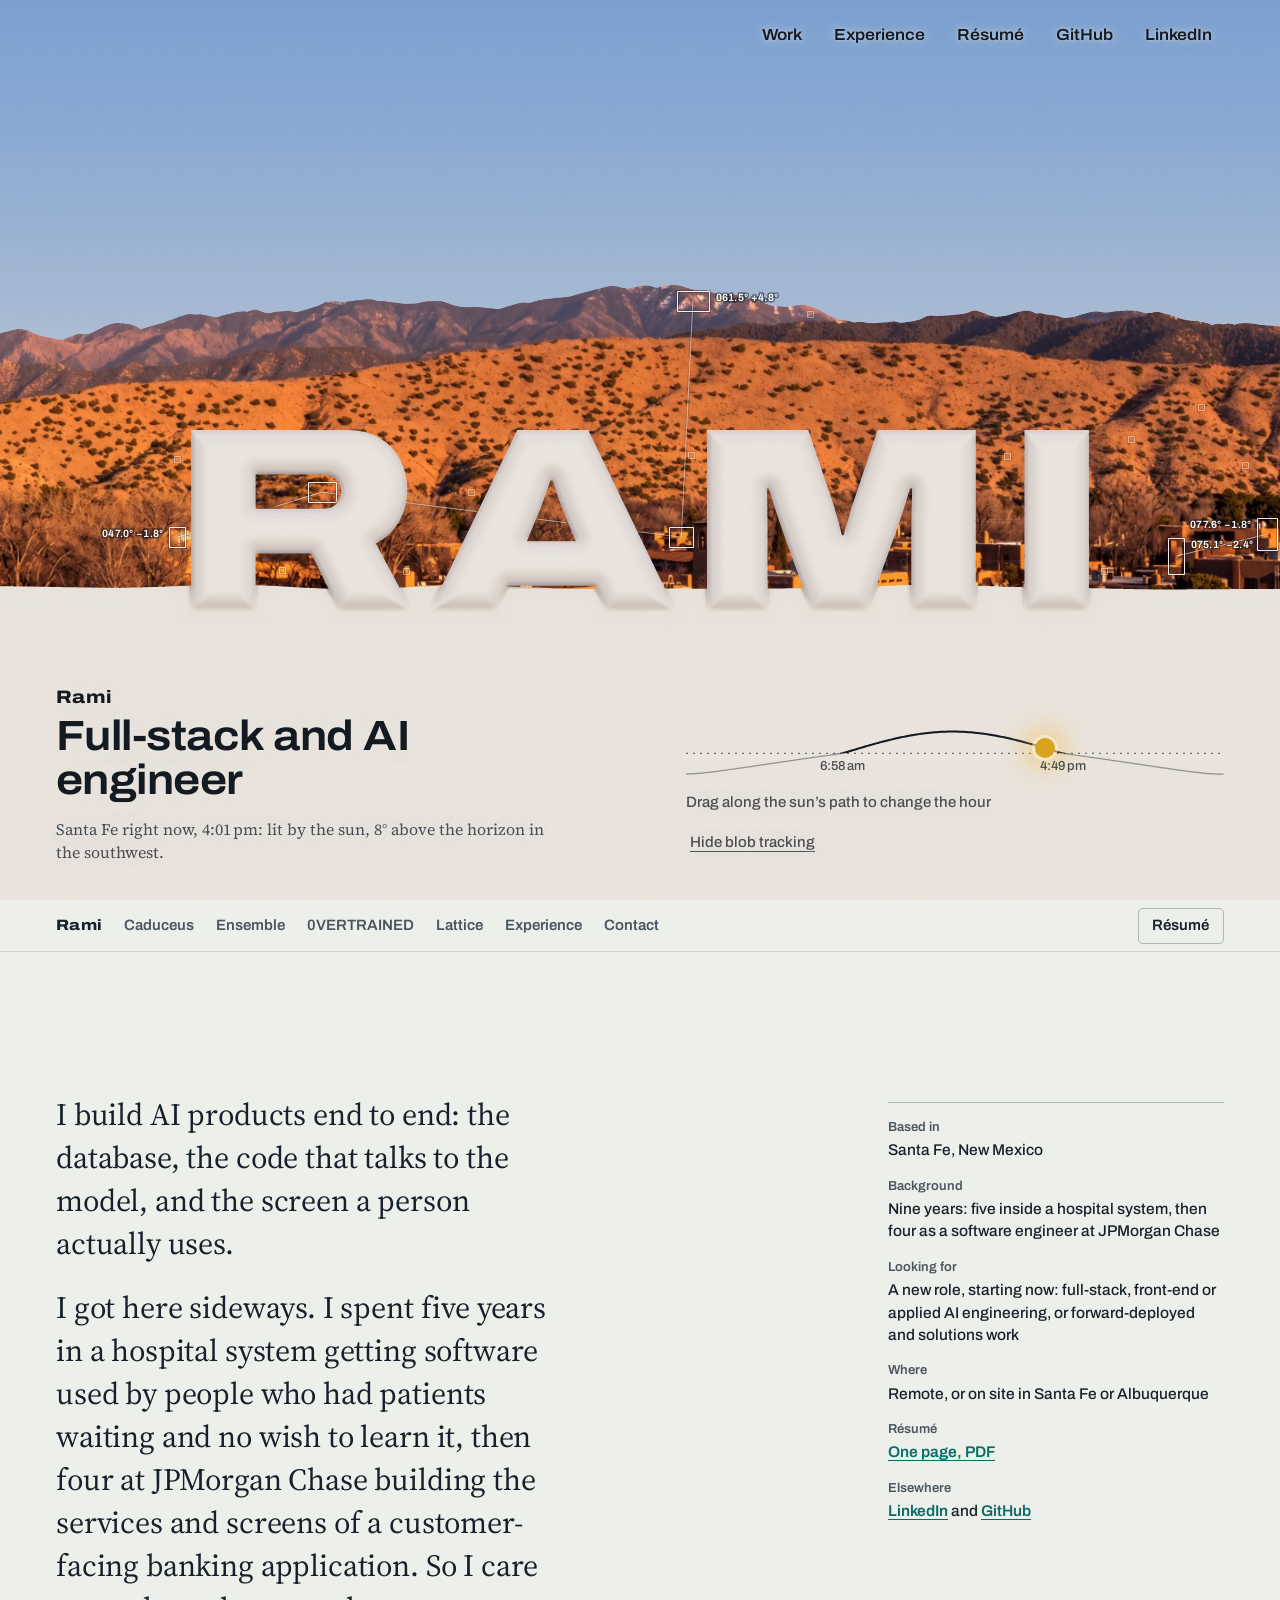
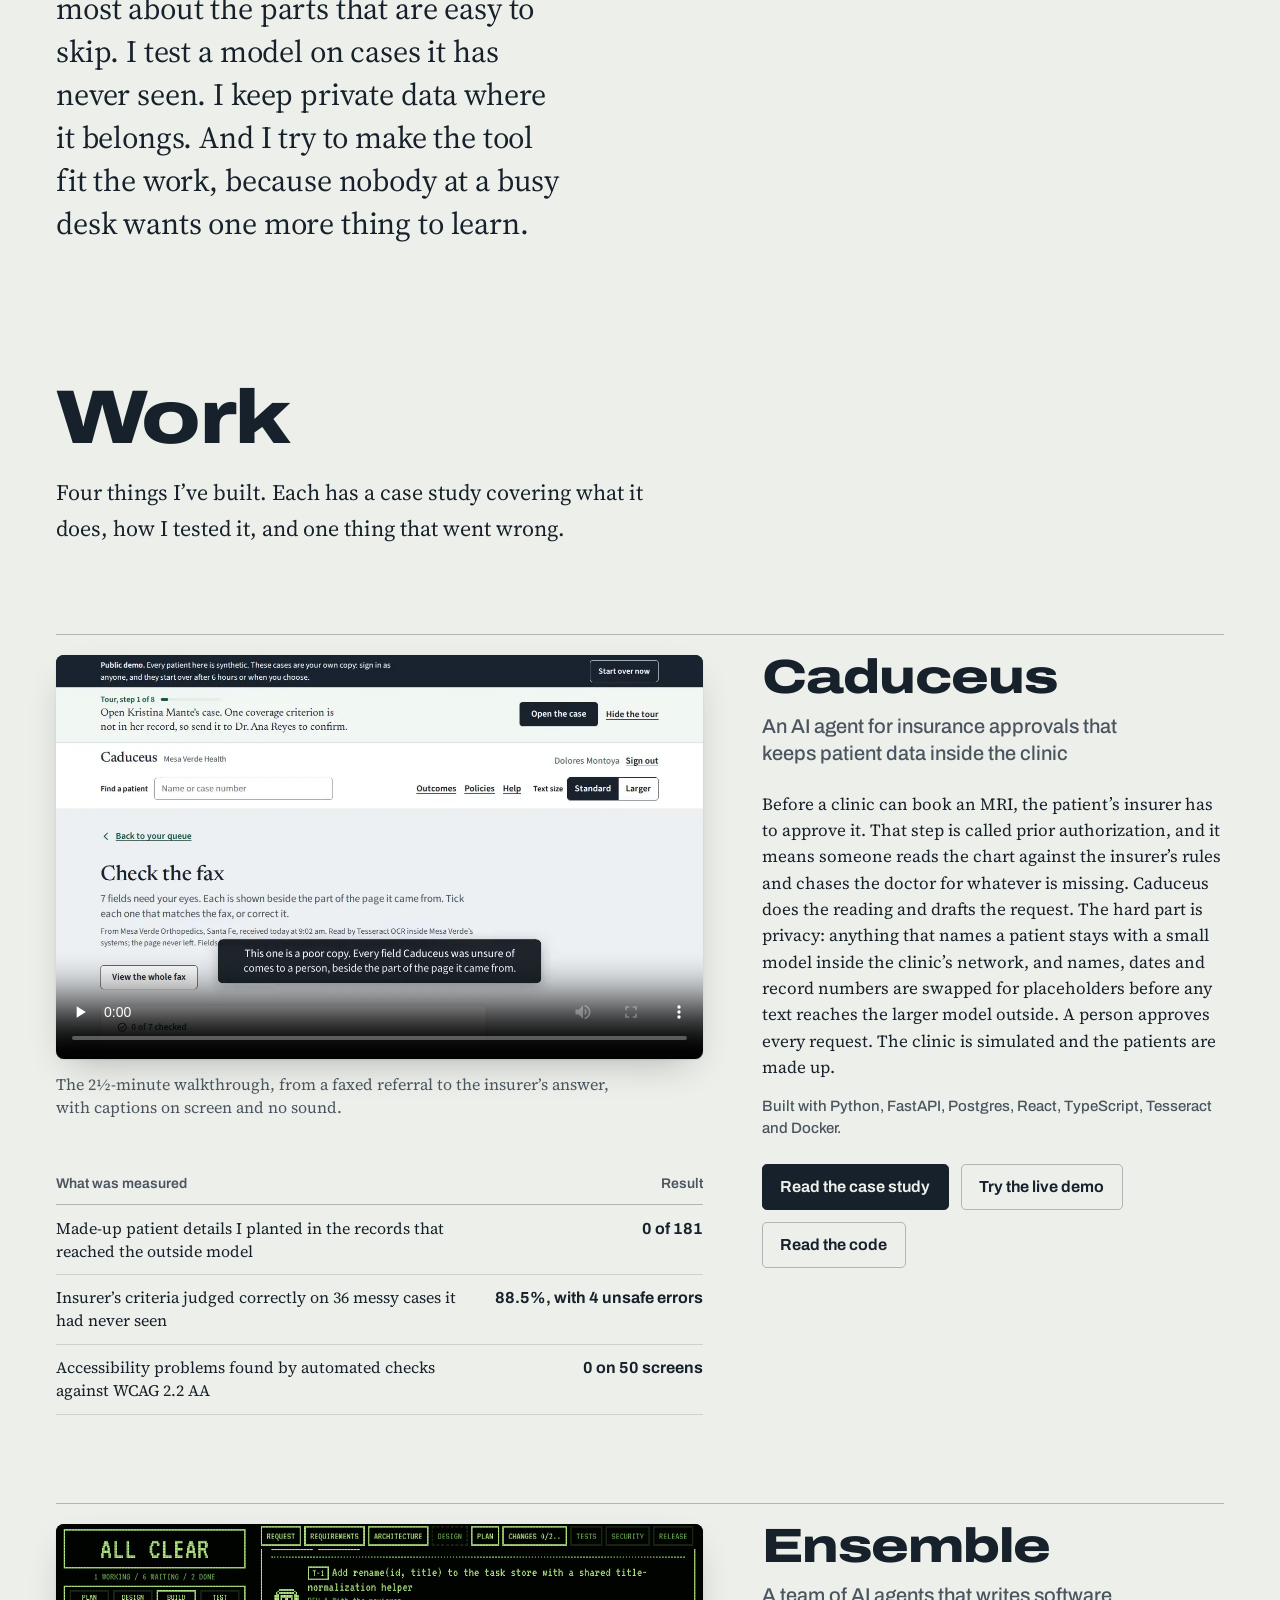
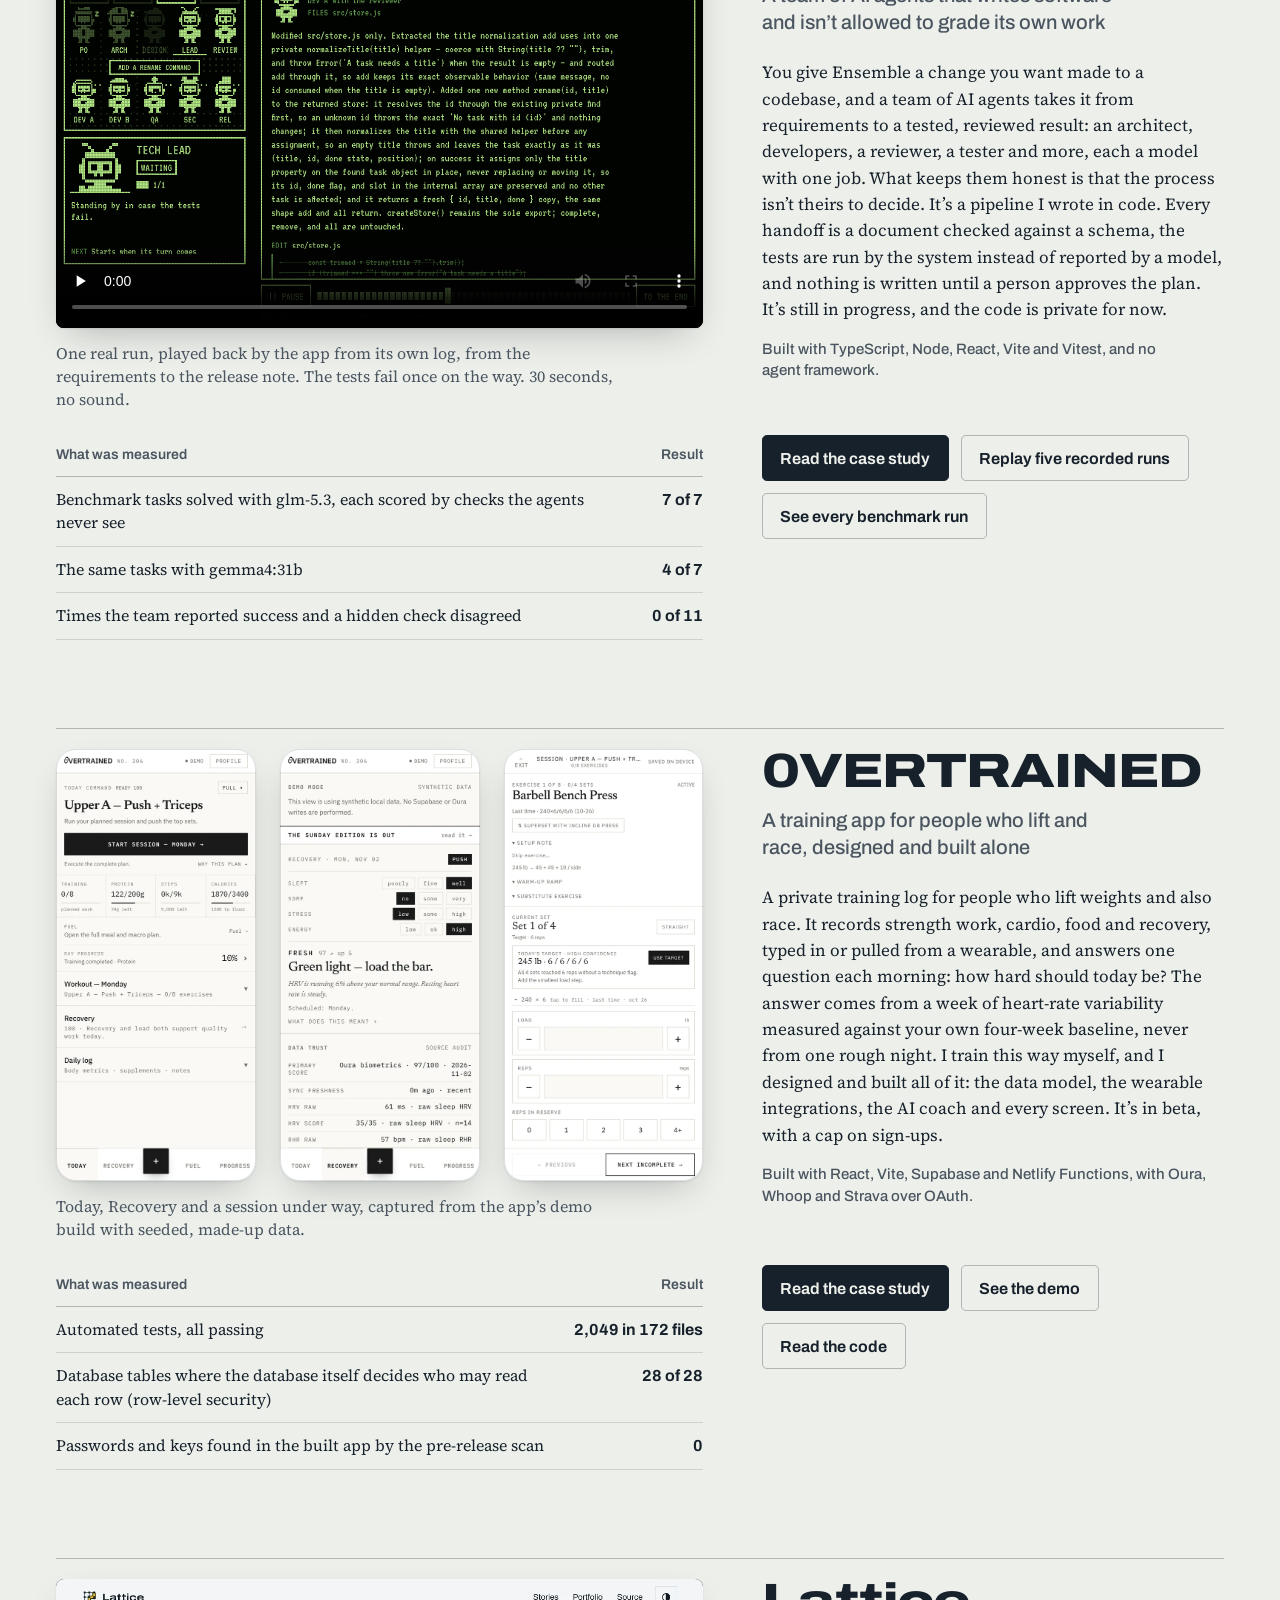
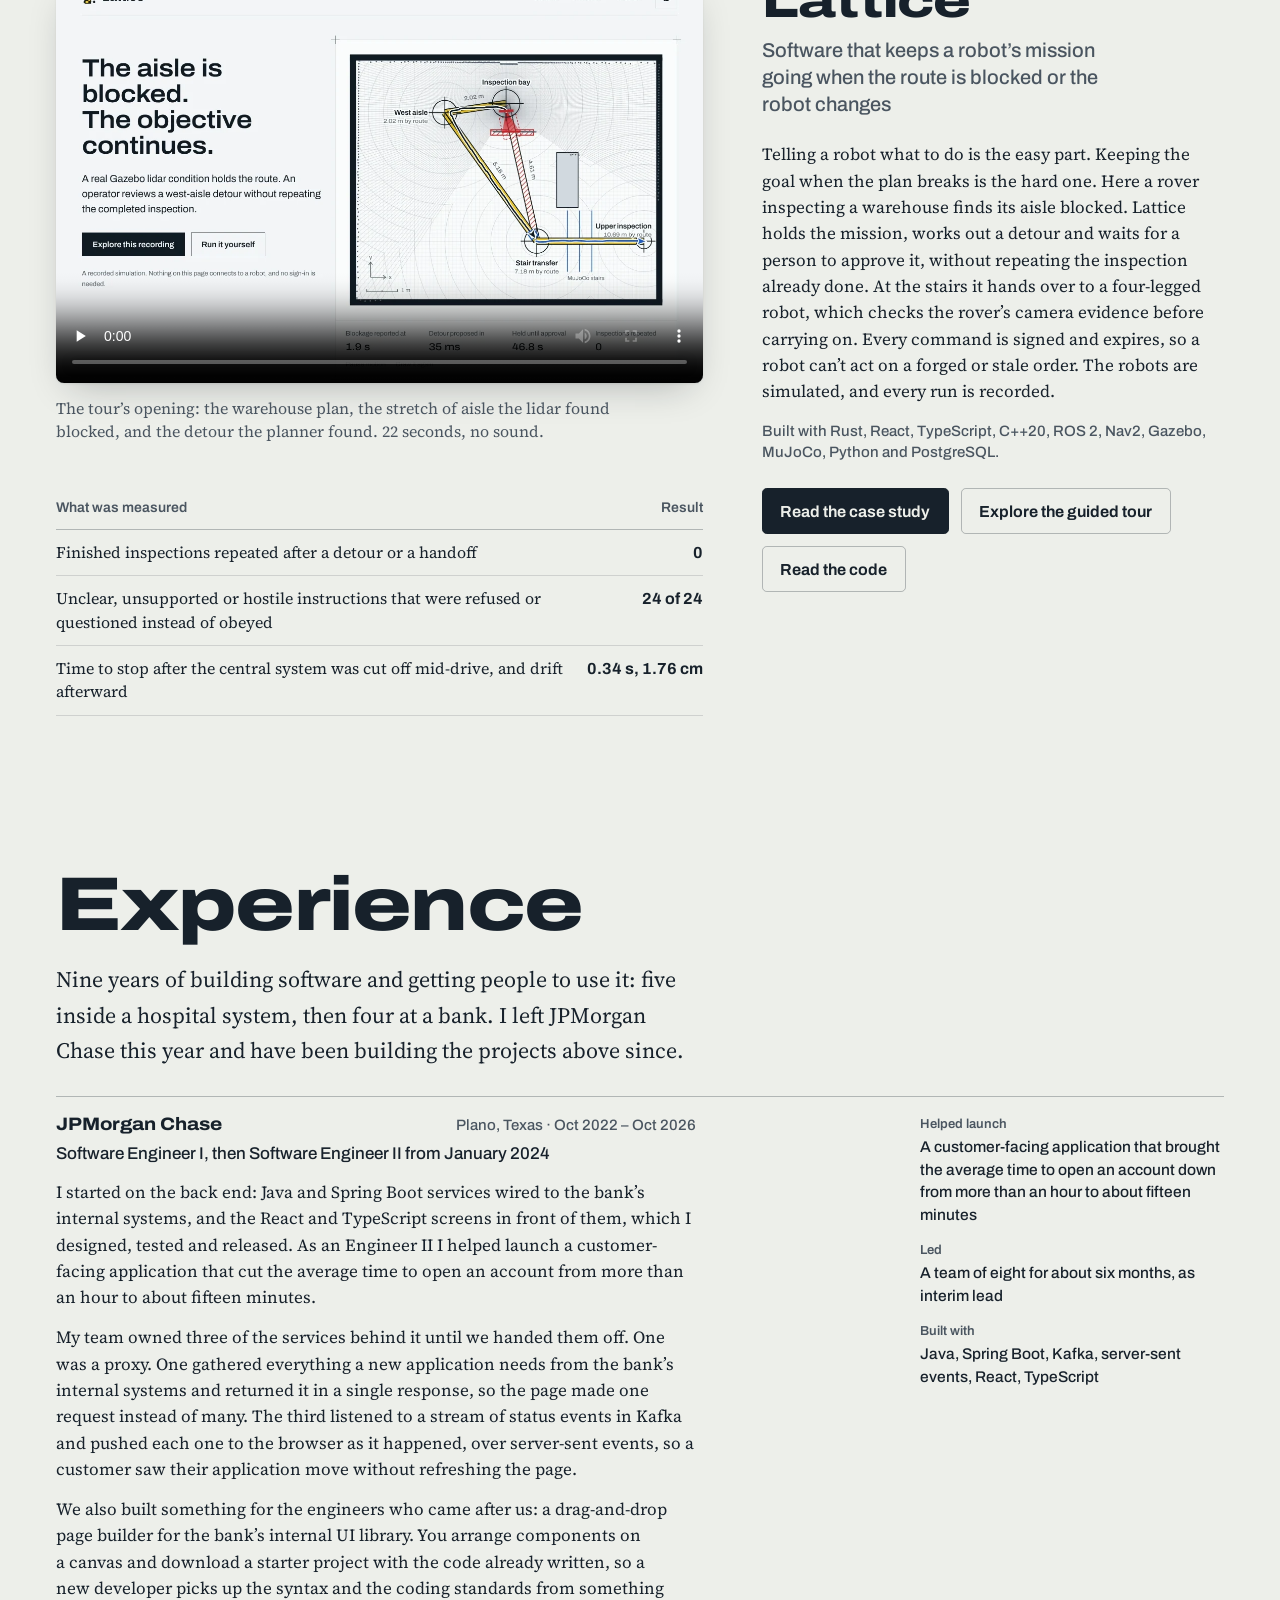
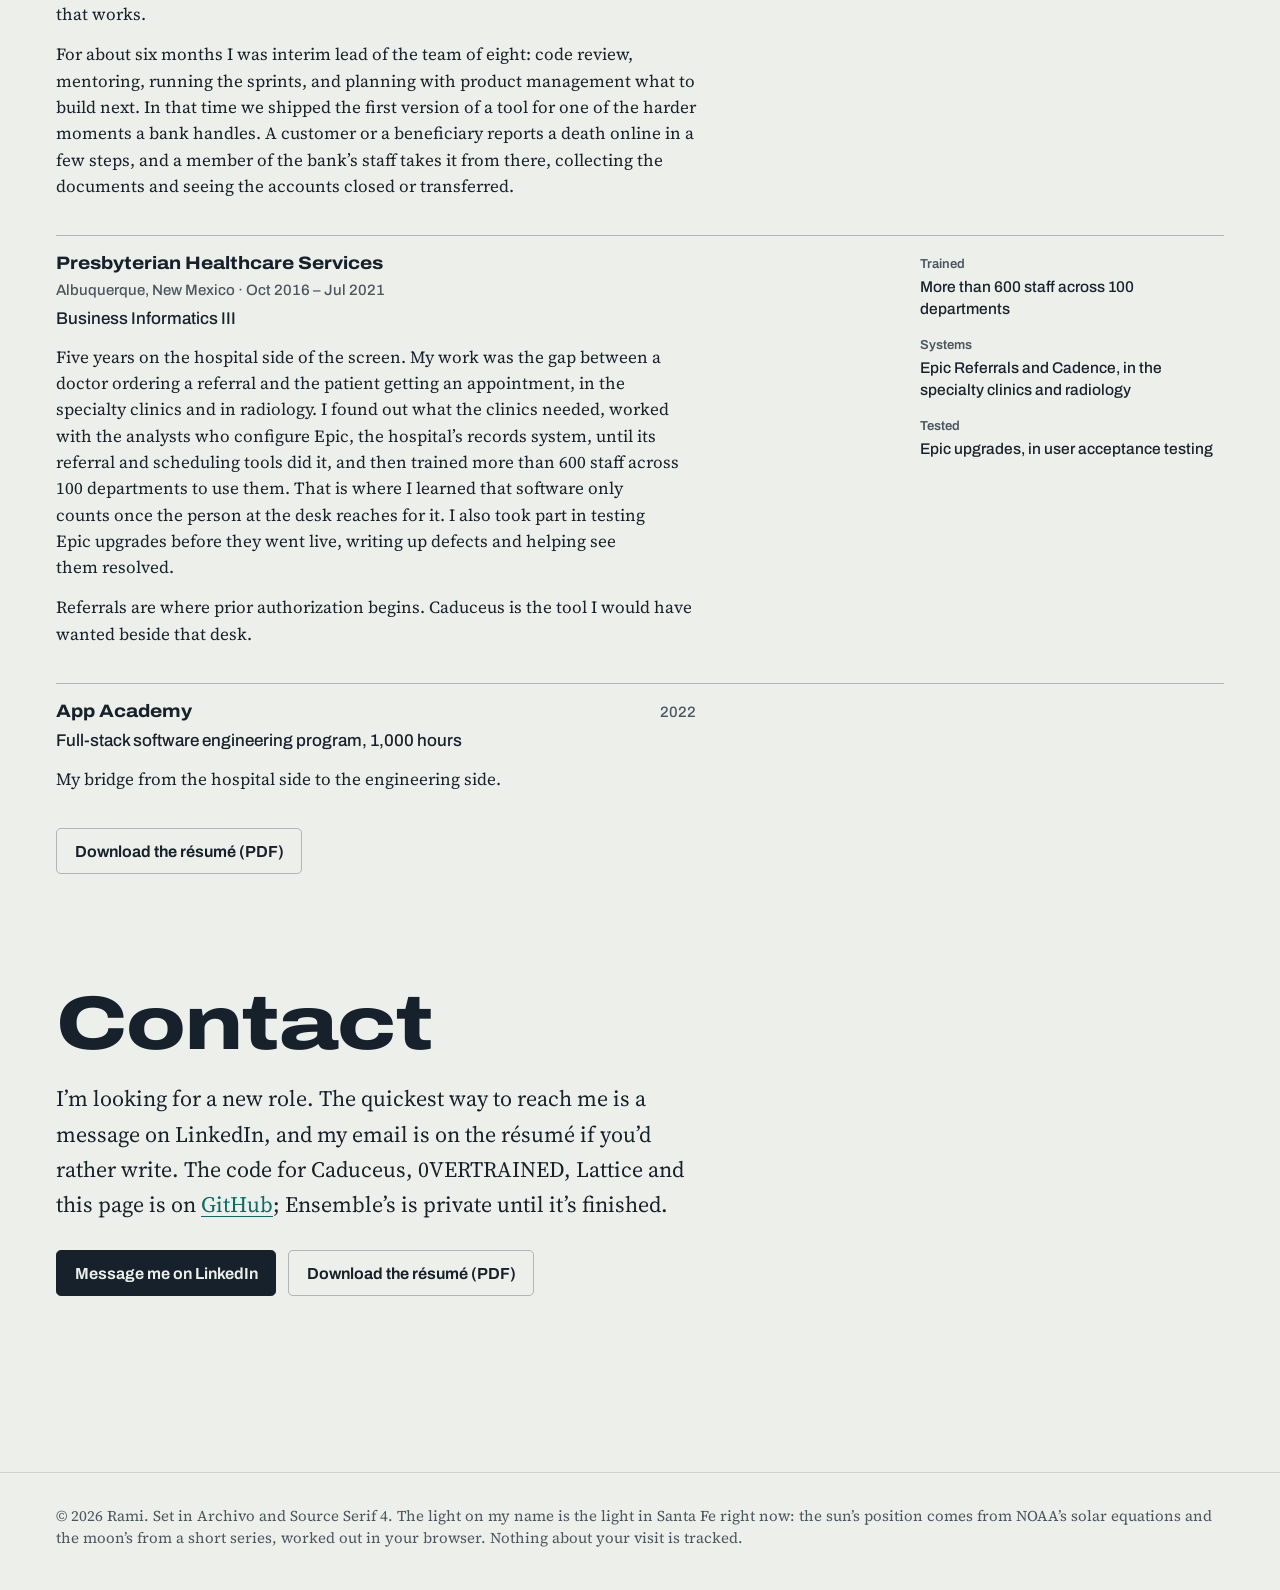
<file: index.html>
<!doctype html>
<html lang="en">
<head>
  <meta charset="utf-8">
  <meta name="viewport" content="width=device-width, initial-scale=1, viewport-fit=cover">
  <title>Rami, full-stack and AI engineer</title>
  <meta name="description" content="Rami builds AI products end to end: an AI agent for insurance approvals that keeps patient data inside the clinic, a team of AI agents that can’t grade its own work, a training app for people who lift and race, and software that keeps a robot’s mission going when the plan breaks.">
  <meta name="theme-color" content="#edefea" media="(prefers-color-scheme: light)">
  <meta name="theme-color" content="#0d131a" media="(prefers-color-scheme: dark)">
  <meta name="color-scheme" content="light dark">
  <link rel="canonical" href="https://0vertrained.github.io/">
  <link rel="icon" href="assets/img/favicon.svg" type="image/svg+xml">
  <meta property="og:type" content="website">
  <meta property="og:url" content="https://0vertrained.github.io/">
  <meta property="og:title" content="Rami, full-stack and AI engineer">
  <meta property="og:description" content="AI products built end to end, with the privacy, evaluation and interface work that is easy to skip.">
  <meta property="og:image" content="https://0vertrained.github.io/assets/img/og.jpg">
  <meta property="og:image:width" content="1200">
  <meta property="og:image:height" content="630">
  <meta property="og:image:alt" content="The name RAMI in plaster relief, lit low by the evening sun over Santa Fe.">
  <meta name="twitter:card" content="summary_large_image">
  <link rel="preload" href="assets/fonts/archivo.woff2" as="font" type="font/woff2" crossorigin>
  <link rel="preload" href="assets/fonts/source-serif-4.woff2" as="font" type="font/woff2" crossorigin>
  <link rel="stylesheet" href="assets/css/site.css">
  <link rel="modulepreload" href="assets/js/hero.js">
  <link rel="modulepreload" href="assets/js/scene.js">
  <link rel="modulepreload" href="assets/js/sky.js">
  <link rel="modulepreload" href="assets/js/skyline.js">
  <link rel="modulepreload" href="assets/js/skyline-data.js">
  <link rel="modulepreload" href="assets/js/land.js">
  <link rel="modulepreload" href="assets/js/stars.js">
  <link rel="modulepreload" href="assets/js/stars-data.js">
  <link rel="modulepreload" href="assets/js/palette.js">
  <script>document.documentElement.classList.add("js")</script>
  <noscript><style>
    #caduceus video { background: url("assets/img/caduceus/walkthrough.webp") center / cover; }
    #ensemble video { background: url("assets/img/ensemble/run.webp") center / cover; }
    #lattice video { background: url("assets/img/lattice/tour-opening-poster.webp") center / cover; }
  </style></noscript>
  <script type="module" src="assets/js/main.js"></script>
</head>
<body>
  <a class="skip" href="#main">Skip to the work</a>

  <header class="hero" id="top" data-hero data-land-base="assets/img/land/">
    <canvas class="hero__relief" data-relief aria-hidden="true"></canvas>
    <canvas class="hero__track" data-track aria-hidden="true"></canvas>
    <p class="hero__flat" data-relief-flat aria-hidden="true">RAMI</p>

    <nav class="hero__nav" aria-label="Elsewhere">
      <a href="#work">Work</a>
      <a href="#experience">Experience</a>
      <a href="assets/Rami-Martinez-resume.pdf" type="application/pdf">Résumé</a>
      <a class="hero__nav-wide" href="https://github.com/0vertrained">GitHub</a>
      <a href="https://www.linkedin.com/in/rami-m-2931099b">LinkedIn</a>
    </nav>

    <div class="hero__label">
      <h1 class="hero__name">Rami</h1>
      <p class="hero__role">Full-stack and AI engineer</p>
      <p class="hero__caption" id="light-caption" data-light-caption>Santa Fe, New Mexico.</p>
    </div>

    <div class="sunpath">
      <div class="sunpath__track">
        <input class="sunpath__input" id="light-time" type="range" min="0" max="1439" step="5" value="720" data-light-time aria-describedby="light-caption">
        <svg class="sunpath__graph" data-sun-path viewBox="0 0 1440 100" preserveAspectRatio="none" aria-hidden="true" focusable="false">
          <defs>
            <clipPath id="sunpath-above"><rect x="0" y="0" width="1440" height="50" data-horizon-clip></rect></clipPath>
          </defs>
          <line class="sunpath__horizon" x1="0" x2="1440" y1="50" y2="50" data-horizon-line></line>
          <polyline class="sunpath__night" data-path-all points=""></polyline>
          <polyline class="sunpath__day" data-path-day points="" clip-path="url(#sunpath-above)"></polyline>
        </svg>
        <span class="sunpath__marker" data-sun-marker aria-hidden="true"></span>
        <span class="sunpath__tick" data-sunrise hidden></span>
        <span class="sunpath__tick" data-sunset hidden></span>
      </div>
      <div class="sunpath__foot">
        <label class="sunpath__label" for="light-time">Drag along the sun’s path to change the hour</label>
        <span class="sunpath__buttons">
          <button type="button" class="sunpath__quiet" data-track-toggle hidden title="The boxes follow the brightest things in the view. The numbers are each one’s bearing and its height above the horizon.">Hide blob tracking</button>
          <button type="button" class="sunpath__now" data-light-now hidden>Back to now</button>
        </span>
      </div>
    </div>
  </header>

  <nav class="sitebar" data-sitebar aria-label="On this page">
    <ul class="sitebar__links">
      <li><a class="sitebar__home" href="#top">Rami</a></li>
      <li><a href="#caduceus" translate="no">Caduceus</a></li>
      <li><a href="#ensemble" translate="no">Ensemble</a></li>
      <li><a href="#overtrained" translate="no">0VERTRAINED</a></li>
      <li><a href="#lattice" translate="no">Lattice</a></li>
      <li><a href="#experience">Experience</a></li>
      <li><a href="#contact">Contact</a></li>
    </ul>
    <a class="sitebar__resume" href="assets/Rami-Martinez-resume.pdf" type="application/pdf">Résumé</a>
  </nav>

  <main id="main">
    <section class="intro" aria-label="About">
      <div class="intro__lede">
        <p>I build AI products end to end: the database, the code that talks to the model, and the screen a person actually uses.</p>
        <p>I got here sideways. I spent five years in a hospital system getting software used by people who had patients waiting and no wish to learn it, then four at JPMorgan Chase building the services and screens of a customer-facing banking application. So I care most about the parts that are easy to skip. I test a model on cases it has never seen. I keep private data where it belongs. And I try to make the tool fit the work, because nobody at a busy desk wants one more thing to learn.</p>
      </div>
      <dl class="facts glance">
        <div><dt>Based in</dt><dd>Santa Fe, New Mexico</dd></div>
        <div><dt>Background</dt><dd>Nine years: five inside a hospital system, then four as a software engineer at JPMorgan Chase</dd></div>
        <div><dt>Looking for</dt><dd>A new role, starting now: full-stack, front-end or applied AI engineering, or forward-deployed and solutions work</dd></div>
        <div><dt>Where</dt><dd>Remote, or on site in Santa Fe or Albuquerque</dd></div>
        <div><dt>Résumé</dt><dd><a href="assets/Rami-Martinez-resume.pdf" type="application/pdf">One page, PDF</a></dd></div>
        <div><dt>Elsewhere</dt><dd><a href="https://www.linkedin.com/in/rami-m-2931099b">LinkedIn</a> and <a href="https://github.com/0vertrained">GitHub</a></dd></div>
      </dl>
    </section>

    <section class="work" id="work" aria-labelledby="work-title">
      <h2 class="work__title" id="work-title">Work</h2>
      <p>Four things I’ve built. Each has a case study covering what it does, how I tested it, and one thing that went wrong.</p>

      <article class="piece" id="caduceus" aria-labelledby="caduceus-title">
        <header class="piece__head">
          <h3 class="piece__title" id="caduceus-title" translate="no"><a href="work/caduceus/">Caduceus</a></h3>
          <p class="piece__kind">An AI agent for insurance approvals that keeps patient data inside the clinic</p>
        </header>
        <figure class="walkthrough piece__media">
          <video controls preload="none" playsinline width="1280" height="800" data-poster="assets/img/caduceus/walkthrough.webp" aria-label="Recording of the Caduceus walkthrough, from a faxed referral to the insurer’s answer">
            <source src="assets/media/caduceus-walkthrough.mp4" type="video/mp4">
            <a href="assets/media/caduceus-walkthrough.mp4">Download the walkthrough</a>.
          </video>
          <figcaption>The 2½-minute walkthrough, from a faxed referral to the insurer’s answer, with captions on screen and no sound.</figcaption>
        </figure>
        <div class="piece__text">
          <p>Before a clinic can book an MRI, the patient’s insurer has to approve it. That step is called prior authorization, and it means someone reads the chart against the insurer’s rules and chases the doctor for whatever is missing. Caduceus does the reading and drafts the request. The hard part is privacy: anything that names a patient stays with a small model inside the clinic’s network, and names, dates and record numbers are swapped for placeholders before any text reaches the larger model outside. A person approves every request. The clinic is simulated and the patients are made up.</p>
          <p class="piece__built">Built with Python, FastAPI, Postgres, React, TypeScript, Tesseract and Docker.</p>
        </div>
        <table class="scorecard piece__measured">
          <thead><tr><th scope="col">What was measured</th><th scope="col">Result</th></tr></thead>
          <tbody>
            <tr><th scope="row">Made-up patient details I planted in the records that reached the outside model</th><td>0 of 181</td></tr>
            <tr><th scope="row">Insurer’s criteria judged correctly on 36 messy cases it had never seen</th><td>88.5%, with 4 unsafe errors</td></tr>
            <tr><th scope="row">Accessibility problems found by automated checks against WCAG 2.2 AA</th><td>0 on 50 screens</td></tr>
          </tbody>
        </table>
        <ul class="actions">
          <li><a class="button button--primary" href="work/caduceus/" aria-label="Read the case study of Caduceus">Read the case study</a></li>
          <li><a class="button" href="https://caduceusdemo.netlify.app/">Try the live demo</a></li>
          <li><a class="button" href="https://github.com/0vertrained/Caduceus" aria-label="Read the code of Caduceus">Read the code</a></li>
        </ul>
      </article>

      <article class="piece" id="ensemble" aria-labelledby="ensemble-title">
        <header class="piece__head">
          <h3 class="piece__title" id="ensemble-title" translate="no"><a href="work/ensemble/">Ensemble</a></h3>
          <p class="piece__kind">A team of AI agents that writes software and isn’t allowed to grade its own work</p>
        </header>
        <figure class="walkthrough piece__media">
          <video controls preload="none" playsinline width="1280" height="800" data-poster="assets/img/ensemble/run.webp" aria-label="Recording of the Ensemble app playing back one run, from the request to the release note">
            <source src="assets/video/ensemble-run.mp4" type="video/mp4">
            <a href="assets/video/ensemble-run.mp4">Download the recording</a>.
          </video>
          <figcaption>One real run, played back by the app from its own log, from the requirements to the release note. The tests fail once on the way. 30 seconds, no sound.</figcaption>
        </figure>
        <div class="piece__text">
          <p>You give Ensemble a change you want made to a codebase, and a team of AI agents takes it from requirements to a tested, reviewed result: an architect, developers, a reviewer, a tester and more, each a model with one job. What keeps them honest is that the process isn’t theirs to decide. It’s a pipeline I wrote in code. Every handoff is a document checked against a schema, the tests are run by the system instead of reported by a model, and nothing is written until a person approves the plan. It’s still in progress, and the code is private for now.</p>
          <p class="piece__built">Built with TypeScript, Node, React, Vite and Vitest, and no agent framework.</p>
        </div>
        <table class="scorecard piece__measured">
          <thead><tr><th scope="col">What was measured</th><th scope="col">Result</th></tr></thead>
          <tbody>
            <tr><th scope="row">Benchmark tasks solved with <span translate="no">glm-5.3</span>, each scored by checks the agents never see</th><td>7 of 7</td></tr>
            <tr><th scope="row">The same tasks with <span translate="no">gemma4:31b</span></th><td>4 of 7</td></tr>
            <tr><th scope="row">Times the team reported success and a hidden check disagreed</th><td>0 of 11</td></tr>
          </tbody>
        </table>
        <ul class="actions">
          <li><a class="button button--primary" href="work/ensemble/" aria-label="Read the case study of Ensemble">Read the case study</a></li>
          <li><a class="button" href="ensemble/">Replay five recorded runs</a></li>
          <li><a class="button" href="ensemble/results/">See every benchmark run</a></li>
        </ul>
      </article>

      <article class="piece" id="overtrained" aria-labelledby="overtrained-title">
        <header class="piece__head">
          <h3 class="piece__title" id="overtrained-title" translate="no"><a href="work/overtrained/">0VERTRAINED</a></h3>
          <p class="piece__kind">A training app for people who lift and race, designed and built alone</p>
        </header>
        <figure class="piece__media">
          <ul class="piece__phones">
            <li><img src="assets/img/overtrained/today.webp" width="540" height="1169" loading="lazy" decoding="async" alt="The Today screen on a Monday: Upper A, push and triceps, a Start session button, and protein, steps and calories so far."></li>
            <li><img src="assets/img/overtrained/recovery.webp" width="540" height="1169" loading="lazy" decoding="async" alt="Recovery: the check-in taps above the verdict, Fresh at 97 and rising, and Green light, load the bar."></li>
            <li><img src="assets/img/overtrained/session.webp" width="540" height="1169" loading="lazy" decoding="async" alt="A session on barbell bench press: last time 240 pounds for four sets of six, and today’s target, 245, since every set reached six reps without a technique flag."></li>
          </ul>
          <figcaption>Today, Recovery and a session under way, captured from the app’s demo build with seeded, made-up data.</figcaption>
        </figure>
        <div class="piece__text">
          <p>A private training log for people who lift weights and also race. It records strength work, cardio, food and recovery, typed in or pulled from a wearable, and answers one question each morning: how hard should today be? The answer comes from a week of heart-rate variability measured against your own four-week baseline, never from one rough night. I train this way myself, and I designed and built all of it: the data model, the wearable integrations, the AI coach and every screen. It’s in beta, with a cap on sign-ups.</p>
          <p class="piece__built">Built with React, Vite, Supabase and Netlify Functions, with Oura, Whoop and Strava over OAuth.</p>
        </div>
        <table class="scorecard piece__measured">
          <thead><tr><th scope="col">What was measured</th><th scope="col">Result</th></tr></thead>
          <tbody>
            <tr><th scope="row">Automated tests, all passing</th><td>2,049 in 172 files</td></tr>
            <tr><th scope="row">Database tables where the database itself decides who may read each row (row-level security)</th><td>28 of 28</td></tr>
            <tr><th scope="row">Passwords and keys found in the built app by the pre-release scan</th><td>0</td></tr>
          </tbody>
        </table>
        <ul class="actions">
          <li><a class="button button--primary" href="work/overtrained/" aria-label="Read the case study of 0VERTRAINED">Read the case study</a></li>
          <li><a class="button" href="https://0vertrained.netlify.app/#/demo">See the demo</a></li>
          <li><a class="button" href="https://github.com/0vertrained/0vertrained.exe" aria-label="Read the code of 0VERTRAINED">Read the code</a></li>
        </ul>
      </article>

      <article class="piece" id="lattice" aria-labelledby="lattice-title">
        <header class="piece__head">
          <h3 class="piece__title" id="lattice-title" translate="no"><a href="work/lattice/">Lattice</a></h3>
          <p class="piece__kind">Software that keeps a robot’s mission going when the route is blocked or the robot changes</p>
        </header>
        <figure class="walkthrough piece__media">
          <video controls preload="none" playsinline width="1280" height="800" data-poster="assets/img/lattice/tour-opening-poster.webp" aria-label="Recording of the Lattice tour’s opening on the blocked aisle">
            <source src="assets/video/lattice-tour-opening.mp4" type="video/mp4">
            <a href="assets/video/lattice-tour-opening.mp4">Download the recording</a>.
          </video>
          <figcaption>The tour’s opening: the warehouse plan, the stretch of aisle the lidar found blocked, and the detour the planner found. 22 seconds, no sound.</figcaption>
        </figure>
        <div class="piece__text">
          <p>Telling a robot what to do is the easy part. Keeping the goal when the plan breaks is the hard one. Here a rover inspecting a warehouse finds its aisle blocked. Lattice holds the mission, works out a detour and waits for a person to approve it, without repeating the inspection already done. At the stairs it hands over to a four-legged robot, which checks the rover’s camera evidence before carrying on. Every command is signed and expires, so a robot can’t act on a forged or stale order. The robots are simulated, and every run is recorded.</p>
          <p class="piece__built">Built with Rust, React, TypeScript, C++20, ROS&nbsp;2, Nav2, Gazebo, MuJoCo, Python and PostgreSQL.</p>
        </div>
        <table class="scorecard piece__measured">
          <thead><tr><th scope="col">What was measured</th><th scope="col">Result</th></tr></thead>
          <tbody>
            <tr><th scope="row">Finished inspections repeated after a detour or a handoff</th><td>0</td></tr>
            <tr><th scope="row">Unclear, unsupported or hostile instructions that were refused or questioned instead of obeyed</th><td>24 of 24</td></tr>
            <tr><th scope="row">Time to stop after the central system was cut off mid-drive, and drift afterward</th><td>0.34&nbsp;s, 1.76&nbsp;cm</td></tr>
          </tbody>
        </table>
        <ul class="actions">
          <li><a class="button button--primary" href="work/lattice/" aria-label="Read the case study of Lattice">Read the case study</a></li>
          <li><a class="button" href="lattice/#adaptive">Explore the guided tour</a></li>
          <li><a class="button" href="https://github.com/0vertrained/Lattice" aria-label="Read the code of Lattice">Read the code</a></li>
        </ul>
      </article>
    </section>

    <section class="experience" id="experience" aria-labelledby="experience-title">
      <h2 class="experience__title" id="experience-title">Experience</h2>
      <p>Nine years of building software and getting people to use it: five inside a hospital system, then four at a bank. I left JPMorgan Chase this year and have been building the projects above since.</p>
      <ol class="roles" aria-label="Roles, most recent first">
        <li>
          <div class="roles__head">
            <h3>JPMorgan Chase</h3>
            <p class="roles__when">Plano, Texas · Oct 2022 – Oct 2026</p>
          </div>
          <p class="roles__title">Software Engineer I, then Software Engineer II from January 2024</p>
          <dl class="facts roles__marks">
            <div><dt>Helped launch</dt><dd>A customer-facing application that brought the average time to open an account down from more than an hour to about fifteen minutes</dd></div>
            <div><dt>Led</dt><dd>A team of eight for about six months, as interim lead</dd></div>
            <div><dt>Built with</dt><dd>Java, Spring Boot, Kafka, server-sent events, React, TypeScript</dd></div>
          </dl>
          <div class="roles__story">
            <p>I started on the back end: Java and Spring Boot services wired to the bank’s internal systems, and the React and TypeScript screens in front of them, which I designed, tested and released. As an Engineer II I helped launch a customer-facing application that cut the average time to open an account from more than an hour to about fifteen minutes.</p>
            <p>My team owned three of the services behind it until we handed them off. One was a proxy. One gathered everything a new application needs from the bank’s internal systems and returned it in a single response, so the page made one request instead of many. The third listened to a stream of status events in Kafka and pushed each one to the browser as it happened, over server-sent events, so a customer saw their application move without refreshing the page.</p>
            <p>We also built something for the engineers who came after us: a drag-and-drop page builder for the bank’s internal UI library. You arrange components on a canvas and download a starter project with the code already written, so a new developer picks up the syntax and the coding standards from something that works.</p>
            <p>For about six months I was interim lead of the team of eight: code review, mentoring, running the sprints, and planning with product management what to build next. In that time we shipped the first version of a tool for one of the harder moments a bank handles. A customer or a beneficiary reports a death online in a few steps, and a member of the bank’s staff takes it from there, collecting the documents and seeing the accounts closed or transferred.</p>
          </div>
        </li>
        <li>
          <div class="roles__head">
            <h3>Presbyterian Healthcare Services</h3>
            <p class="roles__when">Albuquerque, New Mexico · Oct 2016 – Jul 2021</p>
          </div>
          <p class="roles__title">Business Informatics III</p>
          <dl class="facts roles__marks">
            <div><dt>Trained</dt><dd>More than 600 staff across 100 departments</dd></div>
            <div><dt>Systems</dt><dd>Epic Referrals and Cadence, in the specialty clinics and radiology</dd></div>
            <div><dt>Tested</dt><dd>Epic upgrades, in user acceptance testing</dd></div>
          </dl>
          <div class="roles__story">
            <p>Five years on the hospital side of the screen. My work was the gap between a doctor ordering a referral and the patient getting an appointment, in the specialty clinics and in radiology. I found out what the clinics needed, worked with the analysts who configure Epic, the hospital’s records system, until its referral and scheduling tools did it, and then trained more than 600 staff across 100 departments to use them. That is where I learned that software only counts once the person at the desk reaches for it. I also took part in testing Epic upgrades before they went live, writing up defects and helping see them resolved.</p>
            <p>Referrals are where prior authorization begins. Caduceus is the tool I would have wanted beside that desk.</p>
          </div>
        </li>
        <li>
          <div class="roles__head">
            <h3>App Academy</h3>
            <p class="roles__when">2022</p>
          </div>
          <p class="roles__title">Full-stack software engineering program, 1,000 hours</p>
          <div class="roles__story">
            <p>My bridge from the hospital side to the engineering side.</p>
          </div>
        </li>
      </ol>
      <ul class="actions">
        <li><a class="button" href="assets/Rami-Martinez-resume.pdf" download>Download the résumé (PDF)</a></li>
      </ul>
    </section>

    <section class="contact" id="contact" aria-labelledby="contact-title">
      <h2 class="contact__title" id="contact-title">Contact</h2>
      <p>I’m looking for a new role. The quickest way to reach me is a message on LinkedIn, and my email is on the résumé if you’d rather write. The code for Caduceus, <span translate="no">0VERTRAINED</span>, Lattice and this page is on <a href="https://github.com/0vertrained">GitHub</a>; Ensemble’s is private until it’s finished.</p>
      <ul class="actions">
        <li><a class="button button--primary" href="https://www.linkedin.com/in/rami-m-2931099b">Message me on LinkedIn</a></li>
        <li><a class="button" href="assets/Rami-Martinez-resume.pdf" download>Download the résumé (PDF)</a></li>
      </ul>
    </section>
  </main>

  <footer class="colophon">
    <p>© 2026 Rami. Set in Archivo and Source Serif&nbsp;4. The light on my name is the light in Santa Fe right now: the sun’s position comes from NOAA’s solar equations and the moon’s from a short series, worked out in your browser. Nothing about your visit is tracked.</p>
  </footer>
</body>
</html>
</file>
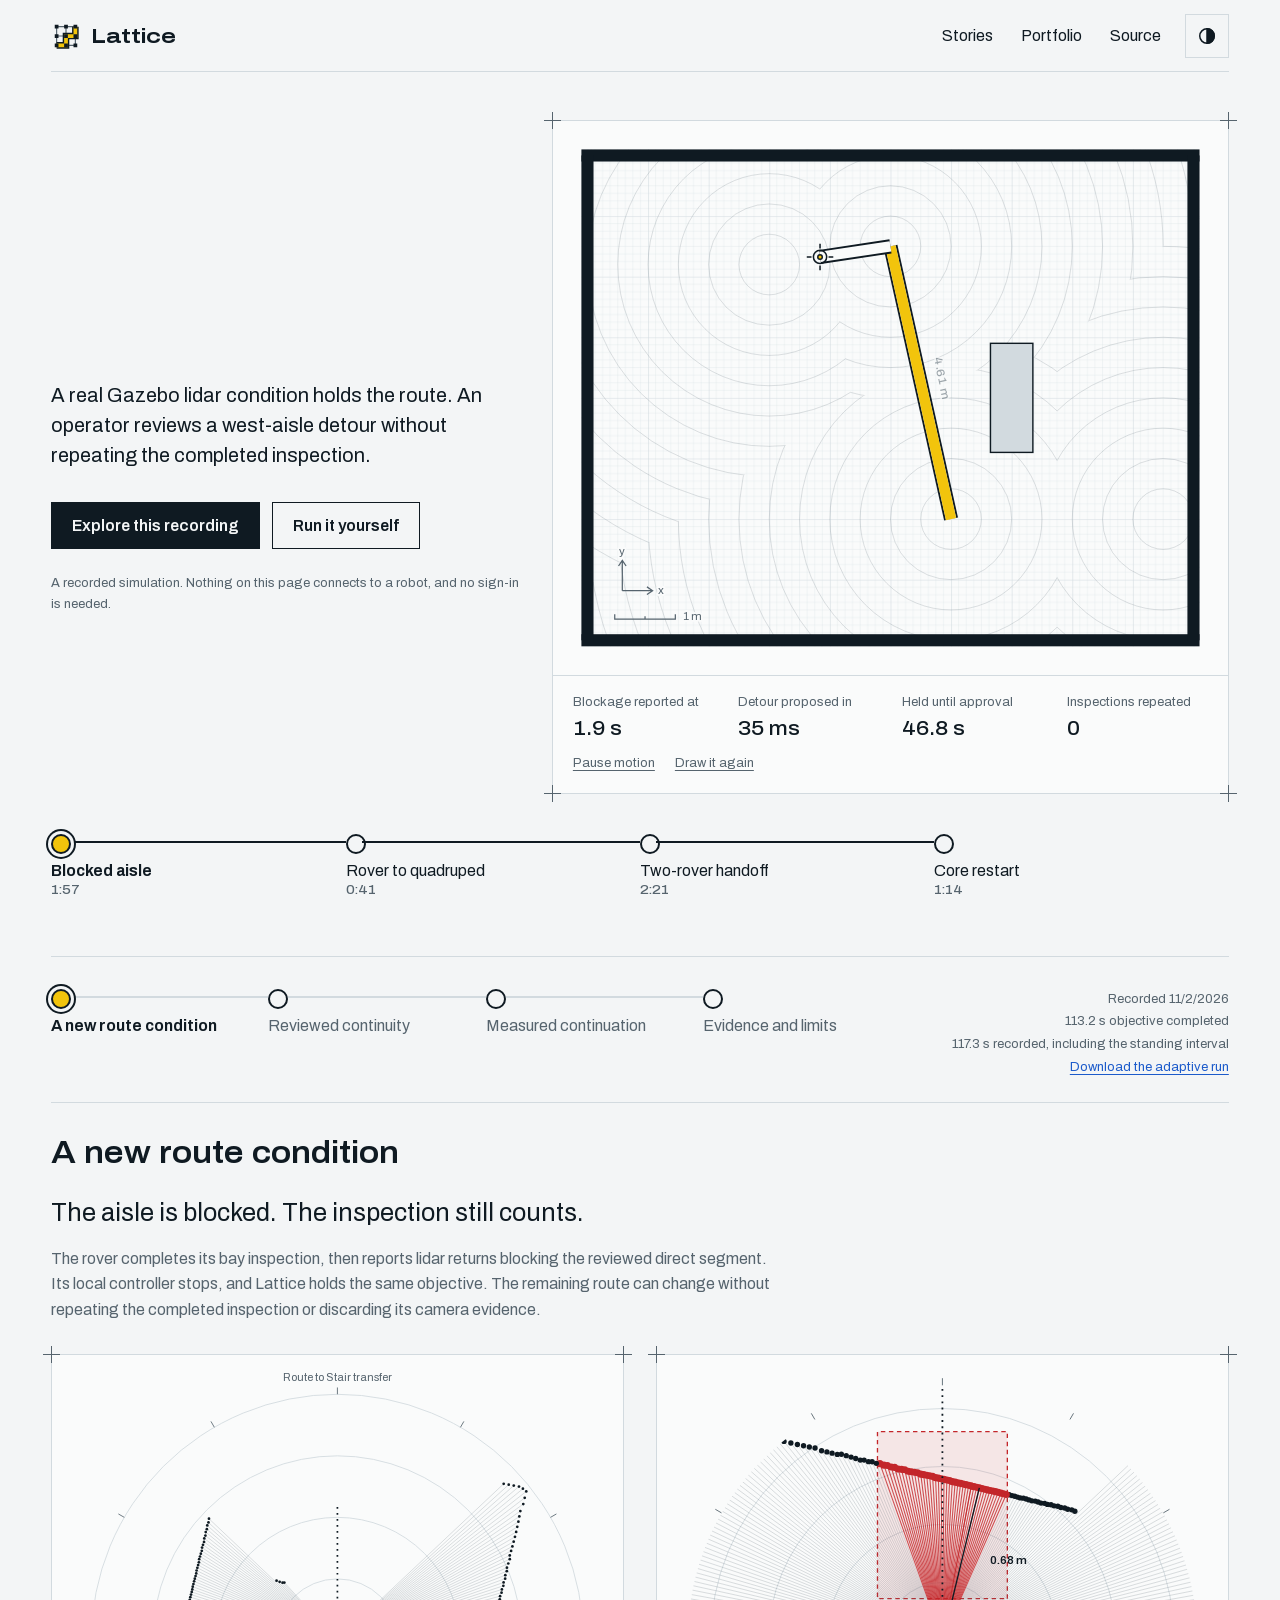
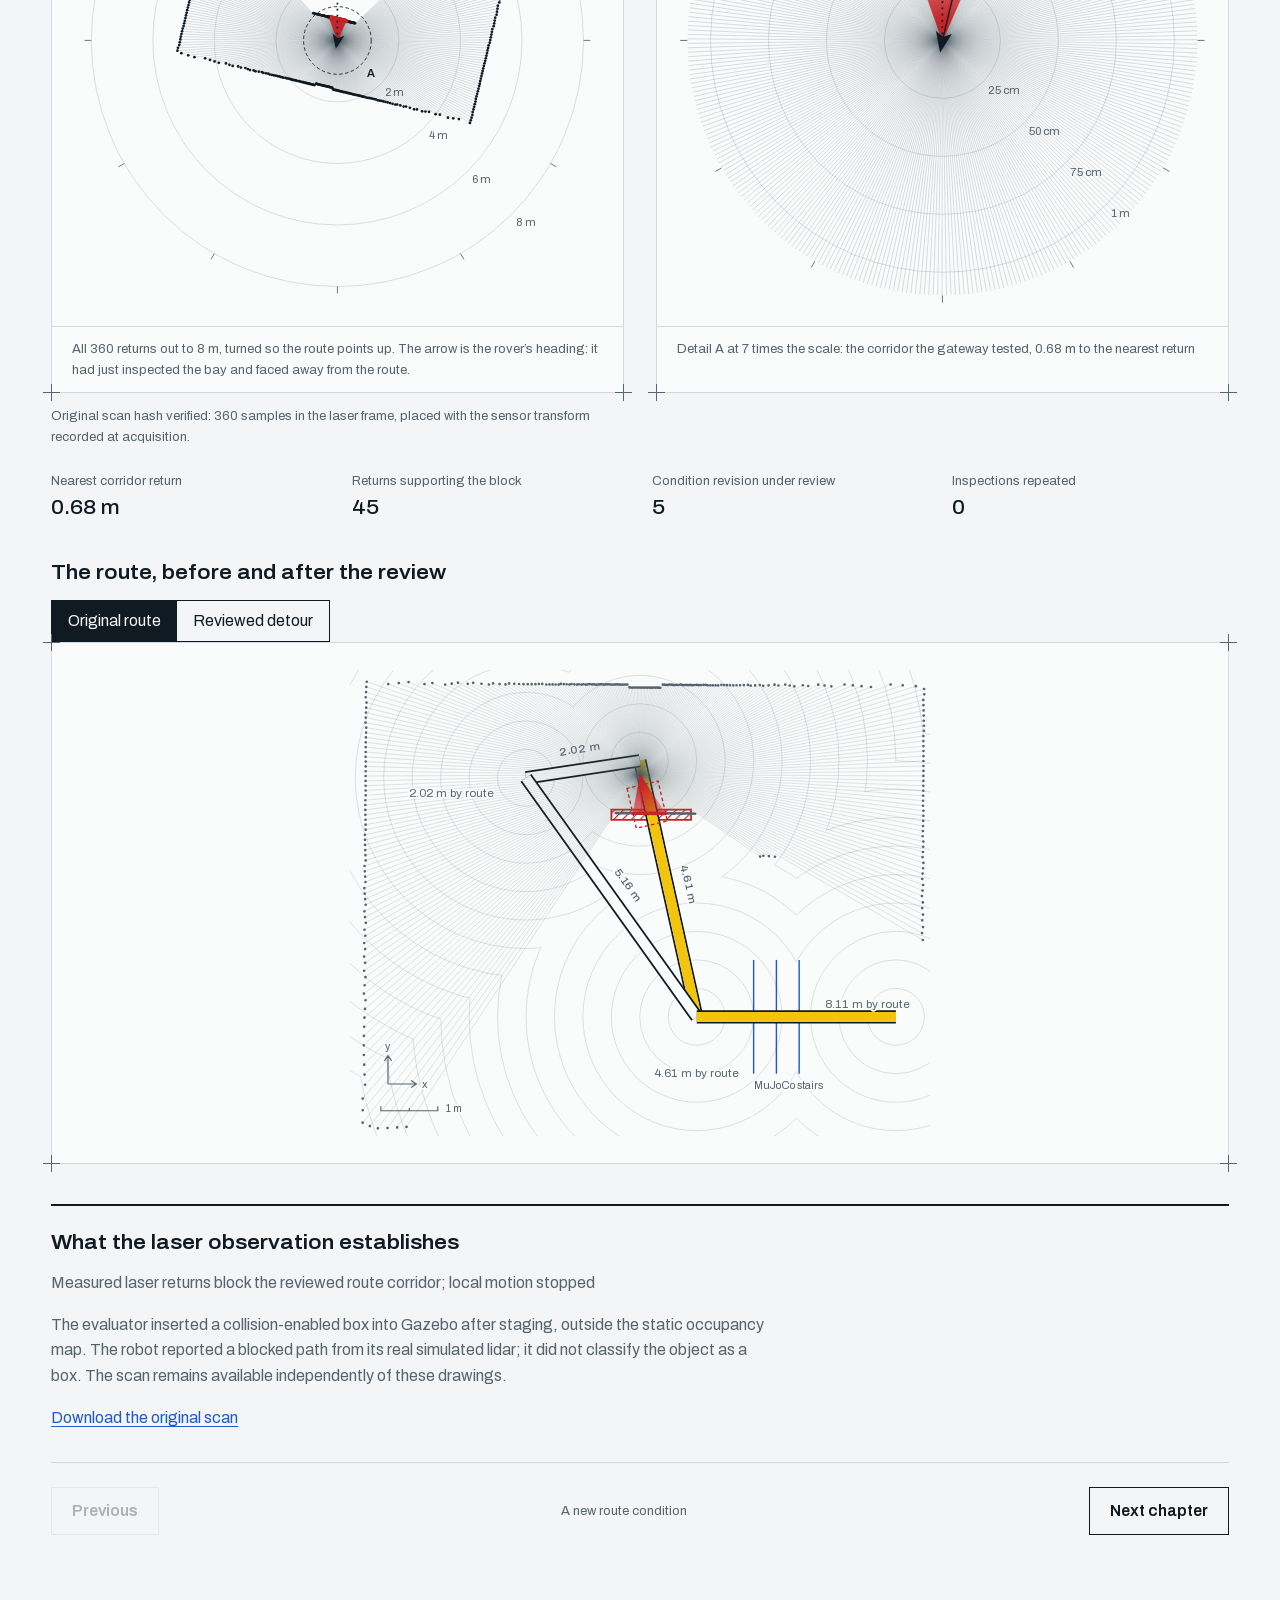
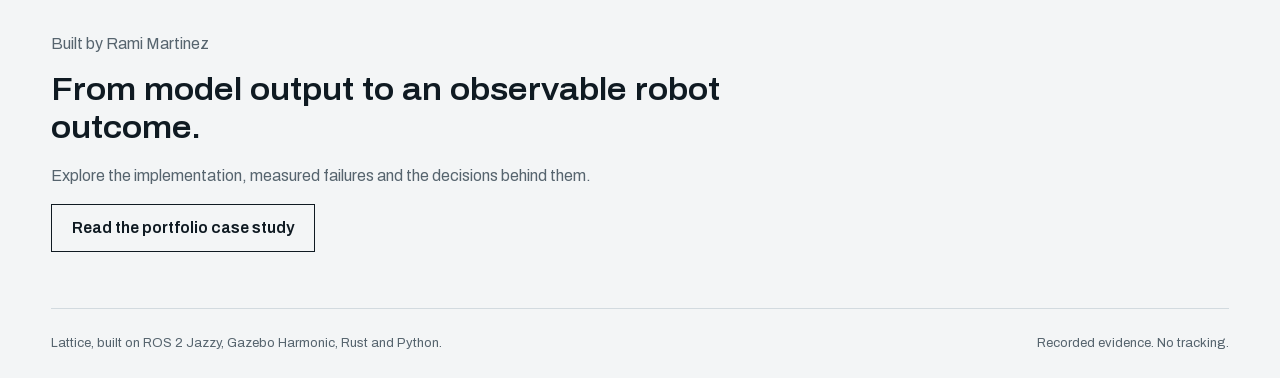
<file: lattice/index.html>
<!doctype html>
<html lang="en">
  <head>
    <meta charset="UTF-8" />
    <meta name="description" content="Follow a recorded robot objective through a real lidar blockage, a reviewed detour, retained camera evidence, and a rover-to-quadruped handoff.">
    <meta name="viewport" content="width=device-width, initial-scale=1.0" />
    <meta name="referrer" content="no-referrer" />
    <meta name="theme-color" content="#f3f5f6" media="(prefers-color-scheme: light)" />
    <meta name="theme-color" content="#0b1118" media="(prefers-color-scheme: dark)" />
    <link rel="icon" href="favicon.svg" type="image/svg+xml" />
    <script src="theme.js"></script>
    <title>Lattice — Robot missions that continue</title>
    <script type="module" crossorigin src="/lattice/assets/index-mAft2s1m.js"></script>
    <link rel="modulepreload" crossorigin href="/lattice/assets/jsx-runtime-n5LQ9ujS.js">
    <link rel="modulepreload" crossorigin href="/lattice/assets/preload-helper-BAlglwPt.js">
    <link rel="modulepreload" crossorigin href="/lattice/assets/LatticeDrawing-UH9CXTuI.js">
    <link rel="stylesheet" crossorigin href="/lattice/assets/preload-helper-fJdeKS9b.css">
    <link rel="stylesheet" crossorigin href="/lattice/assets/LatticeDrawing-BTLTqi2f.css">
    <link rel="stylesheet" crossorigin href="/lattice/assets/index-Dq6tKr4Z.css">
    <link rel="preload" as="font" type="font/woff2" href="/lattice/assets/archivo-variable-CbihBk7t.woff2" crossorigin="">
  </head>
  <body>
    <div id="root"></div>
  </body>
</html>
</file>
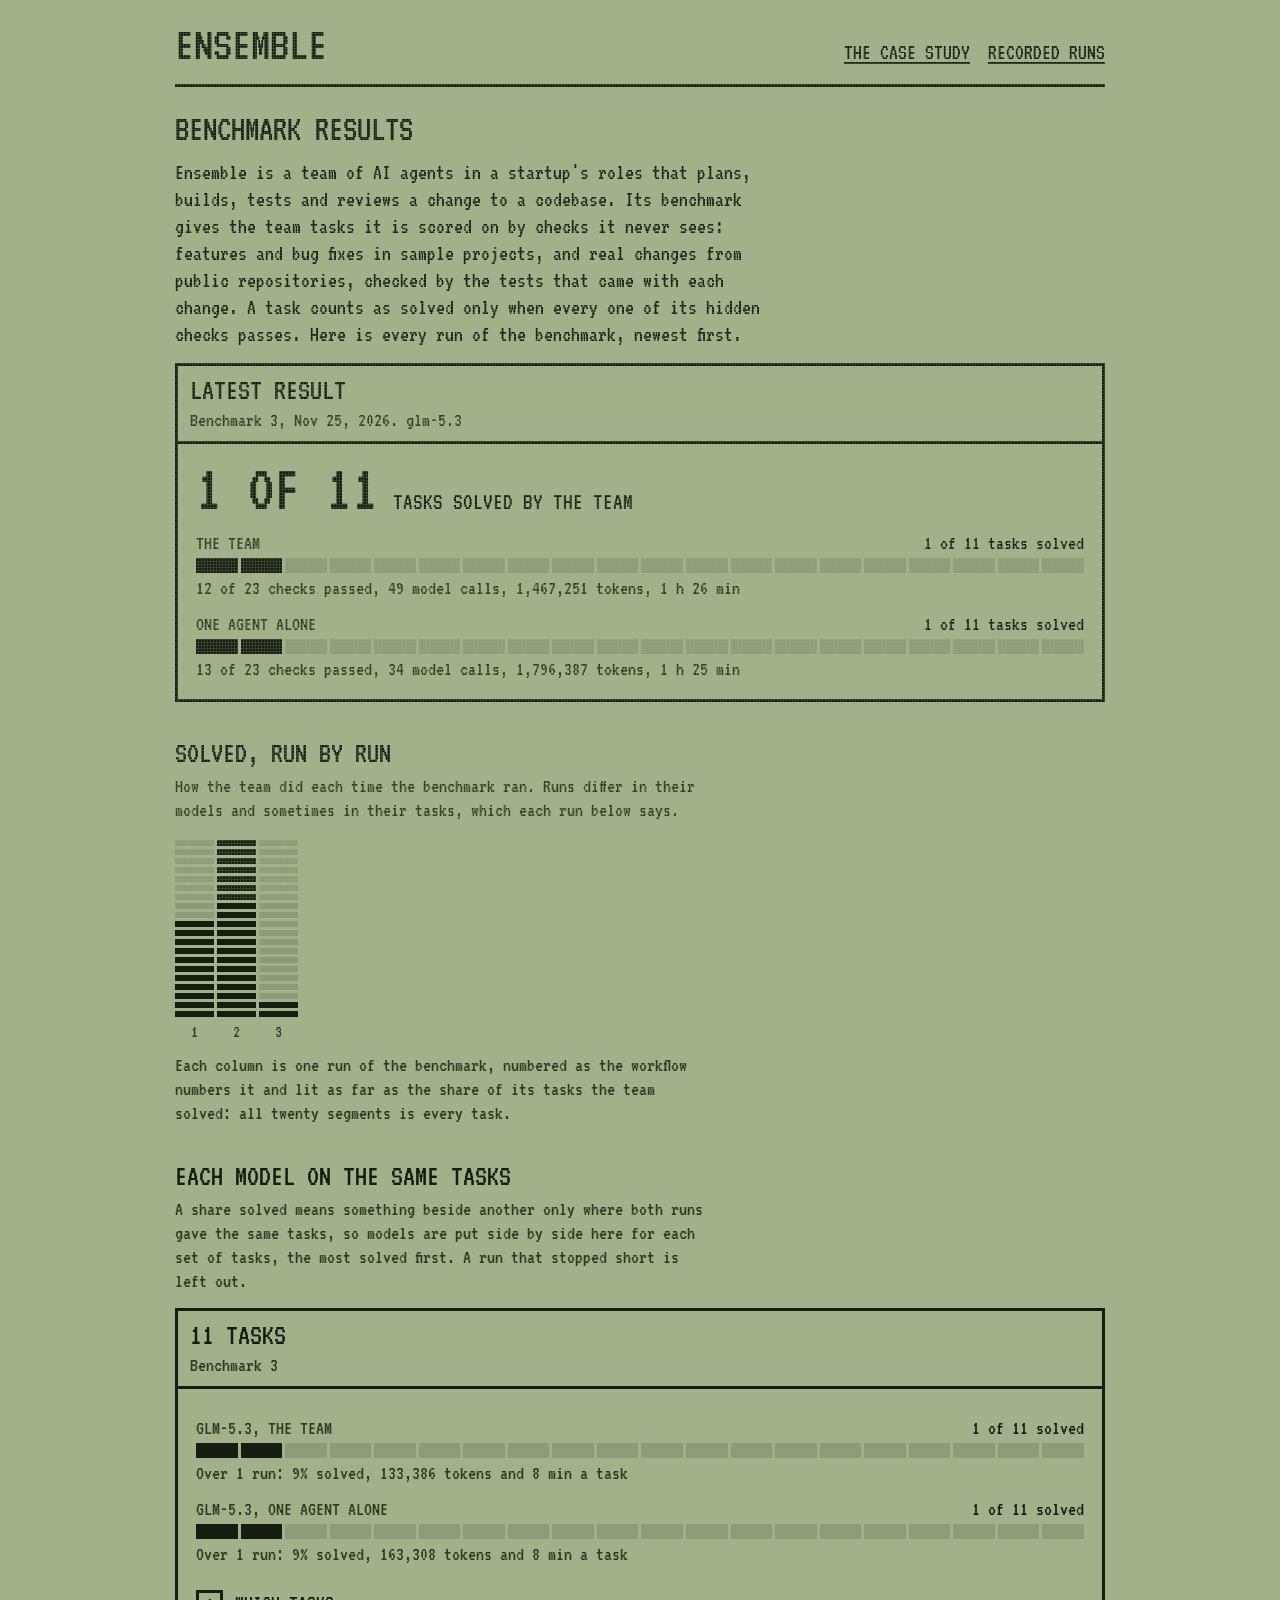
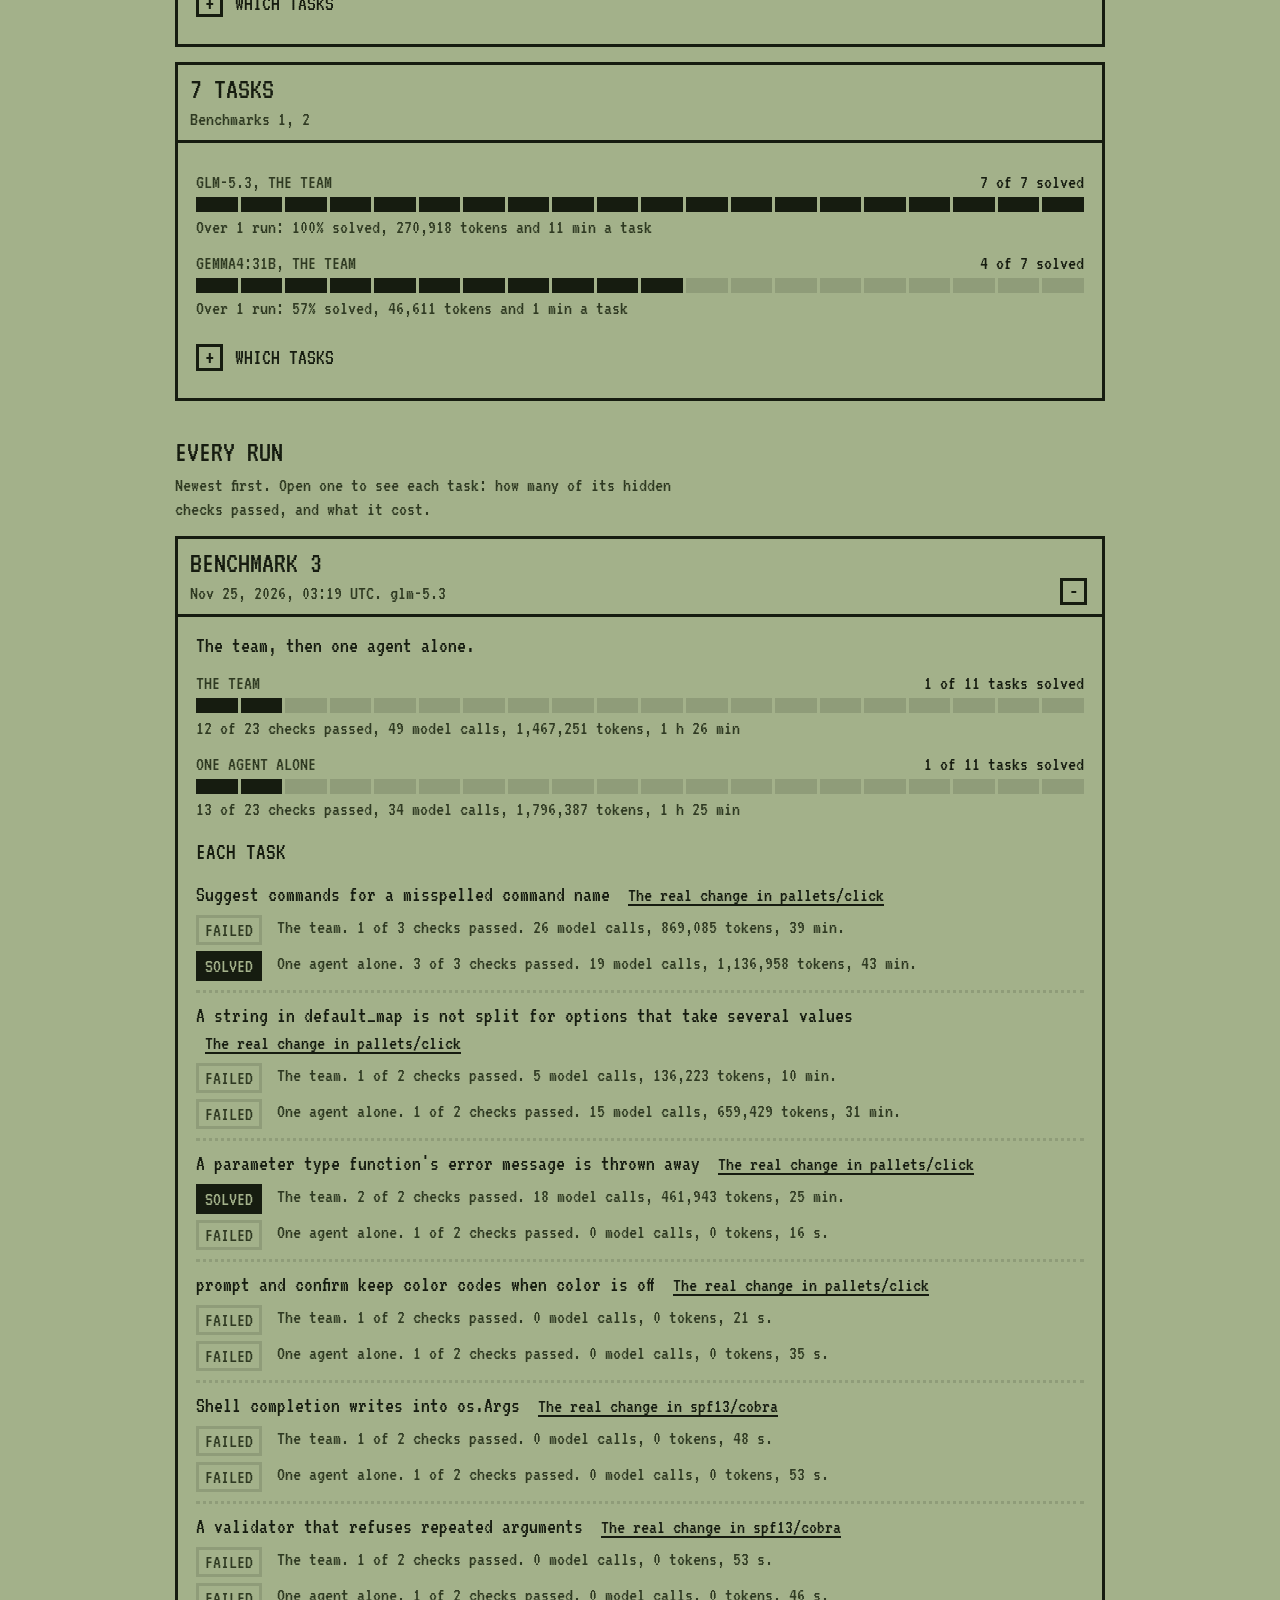
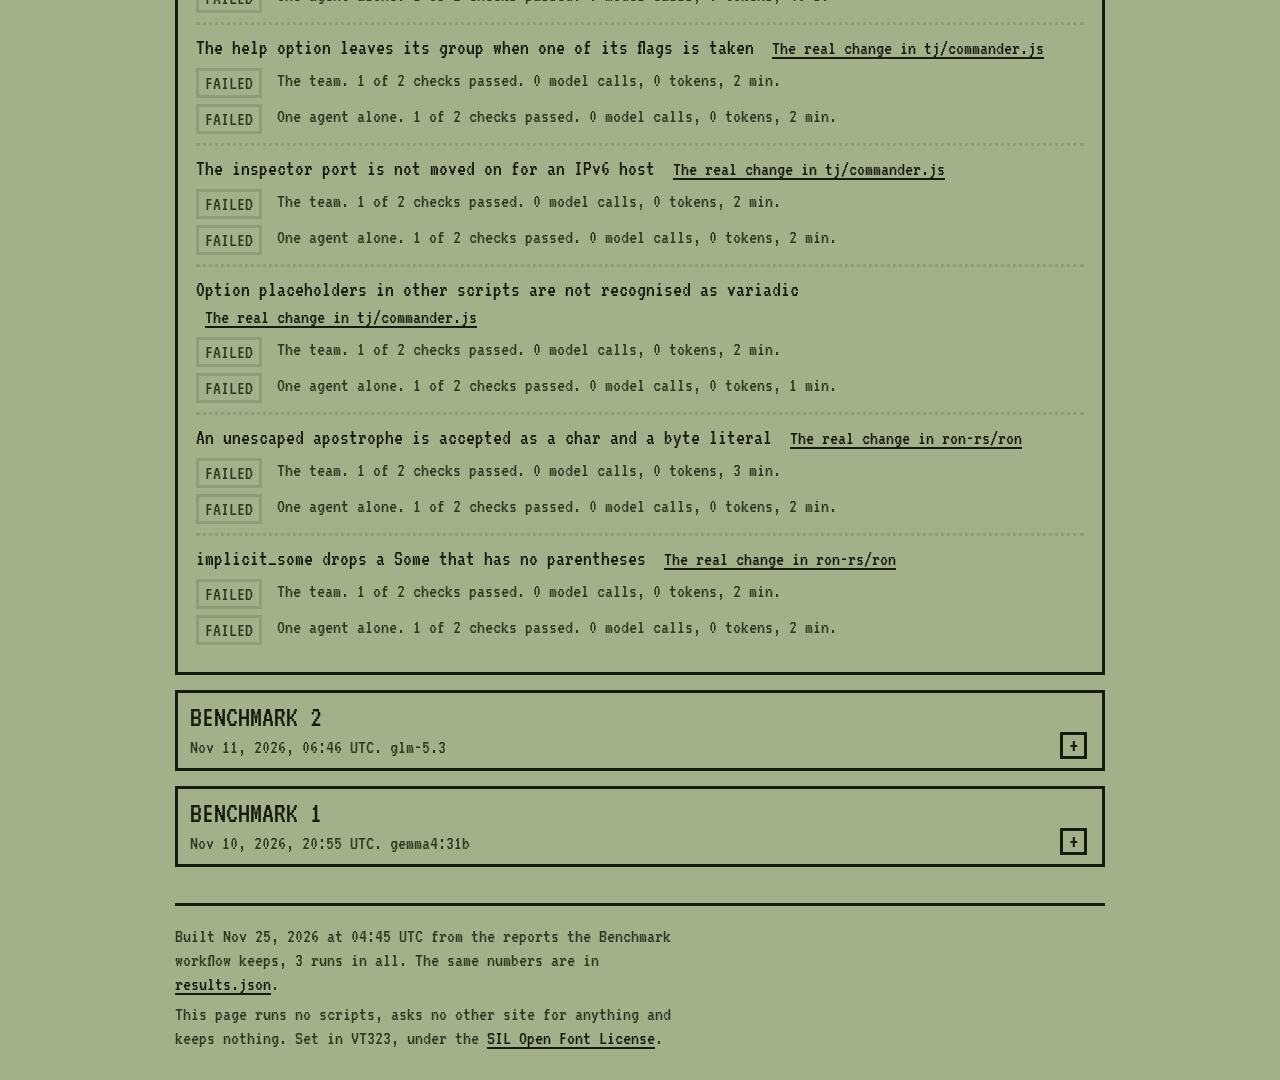
<file: ensemble/results/index.html>
<!doctype html>
<html lang="en">
<head>
<meta charset="utf-8">
<meta name="viewport" content="width=device-width, initial-scale=1, viewport-fit=cover">
<meta name="color-scheme" content="dark light">
<meta name="theme-color" content="#020402" media="(prefers-color-scheme: dark)">
<meta name="theme-color" content="#a3b18a" media="(prefers-color-scheme: light)">
<meta name="description" content="Every run of Ensemble's benchmark: the tasks a team of AI agents solved by checks it never saw, and the model calls, tokens and time it took, run by run and model by model.">
<title>Ensemble: benchmark results</title>
<style>
/* VT323 by Peter Hull, under the SIL Open Font License 1.1: OFL.txt beside this page. */
@font-face { font-family: "VT323"; src: url([data-uri]) format("woff2"); font-weight: 400; font-style: normal; font-display: block; }

:root { color-scheme: dark; --bg: #020402; --ink: #b9f08a; --mid: #6aa655; --ghost: rgba(185, 240, 138, 0.16); --over: rgba(185, 240, 138, 0.16); }
@media (prefers-color-scheme: light) {
  :root { color-scheme: light; --bg: #a3b18a; --ink: #161c10; --mid: #2f3a22; --ghost: rgba(22, 28, 16, 0.14); --over: rgba(22, 28, 16, 0.07); }
}
*, *::before, *::after { box-sizing: border-box; }
html { background: var(--bg); }
body { margin: 0; background: var(--bg); color: var(--ink); font-family: "VT323", "Courier New", monospace; font-size: 22px; line-height: 27px; -webkit-text-size-adjust: 100%; text-size-adjust: 100%; }
::selection { background: var(--ink); color: var(--bg); }
a { color: var(--ink); text-decoration-thickness: 2px; text-underline-offset: 3px; }
a:hover { background: var(--ink); color: var(--bg); text-decoration: none; }
a:focus-visible, summary:focus-visible { outline: 3px solid var(--ink); outline-offset: 3px; }
.glass { position: fixed; inset: 0; z-index: 40; pointer-events: none; opacity: 0.26; background-image: linear-gradient(var(--bg) 1px, transparent 1px), linear-gradient(90deg, var(--bg) 1px, transparent 1px); background-size: 3px 3px; }
.skip { position: absolute; left: 15px; top: -120px; z-index: 60; padding: 9px 15px; background: var(--ink); color: var(--bg); font-size: 26px; text-transform: uppercase; text-decoration: none; }
.skip:focus { top: 12px; }
.page { max-width: 960px; margin: 0 auto; padding: max(12px, env(safe-area-inset-top, 0px)) max(15px, env(safe-area-inset-right, 0px)) max(30px, env(safe-area-inset-bottom, 0px)) max(15px, env(safe-area-inset-left, 0px)); }
.top { display: flex; flex-wrap: wrap; align-items: baseline; justify-content: space-between; gap: 9px 21px; padding: 9px 0 15px; border-bottom: 3px solid var(--ink); }
.wordmark { margin: 0; font-size: 48px; line-height: 48px; text-transform: uppercase; }
.ways { display: flex; flex-wrap: wrap; gap: 6px 18px; margin: 0; padding: 0; list-style: none; font-size: 22px; text-transform: uppercase; }
h1 { margin: 24px 0 0; font-size: 36px; line-height: 36px; font-weight: 400; text-transform: uppercase; }
.lead { max-width: 66ch; margin: 12px 0 0; }
h2.part { margin: 36px 0 0; font-size: 30px; line-height: 30px; font-weight: 400; text-transform: uppercase; }
.part-says { max-width: 66ch; margin: 6px 0 0; font-size: 20px; line-height: 24px; color: var(--mid); }
.pnl { min-width: 0; margin: 15px 0 0; border: 3px solid var(--ink); }
.pnl-head { display: flex; align-items: flex-end; gap: 12px; min-height: 60px; padding: 9px 15px 9px 12px; border-bottom: 3px solid var(--ink); list-style: none; }
.pnl-head::-webkit-details-marker { display: none; }
details.pnl:not([open]) > .pnl-head { border-bottom: 0; }
summary.pnl-head { cursor: pointer; }
summary.pnl-head:hover { background: var(--over); }
.pnl-names { flex: 1 1 auto; min-width: 0; display: flex; flex-direction: column; }
.pnl-title { margin: 0; font-size: 30px; line-height: 30px; font-weight: 400; text-transform: uppercase; overflow-wrap: anywhere; }
.pnl-by { margin: 3px 0 0; font-size: 20px; line-height: 24px; color: var(--mid); overflow-wrap: anywhere; }
.pnl-body { padding: 15px 18px 18px; }
.pnl-line { margin: 0 0 9px; }
.fold-mark { flex: none; display: inline-flex; align-items: center; justify-content: center; width: 27px; height: 27px; border: 3px solid var(--ink); font-size: 24px; line-height: 18px; }
.fold-mark::before { content: "+"; }
details[open] > summary .fold-mark::before { content: "-"; }
.readout { display: flex; flex-wrap: wrap; align-items: baseline; gap: 6px 15px; margin: 0 0 12px; }
.big { font-size: 66px; line-height: 60px; text-transform: uppercase; }
.readout-what { font-size: 24px; text-transform: uppercase; }
.meter { min-width: 0; margin: 12px 0 0; }
.meter-label { display: flex; flex-wrap: wrap; justify-content: space-between; gap: 0 12px; margin: 0; font-size: 20px; line-height: 24px; }
.meter-label > span:first-child { color: var(--mid); text-transform: uppercase; }
.seg { display: flex; gap: 3px; height: 15px; margin-top: 3px; }
.seg > i { flex: 1 1 0; background: var(--ghost); }
.seg > i.on { background: var(--ink); }
.meter-more { margin: 3px 0 0; font-size: 20px; line-height: 24px; color: var(--mid); }
.graph-wrap { margin: 18px 0 0; }
.graph { display: grid; grid-auto-flow: column; grid-auto-columns: minmax(0, 39px); gap: 3px; justify-content: start; }
.col { display: flex; flex-direction: column; min-width: 0; }
.bars { display: grid; grid-template-rows: repeat(20, 6px); gap: 3px; }
.bars > i { background: var(--ghost); }
.bars > i.on { background: var(--ink); }
.col.short .bars > i.on { background: var(--mid); }
.num { height: 24px; margin-top: 3px; font-size: 18px; line-height: 24px; text-align: center; color: var(--mid); overflow: visible; white-space: nowrap; }
.legend { max-width: 66ch; margin: 9px 0 0; font-size: 20px; line-height: 24px; color: var(--mid); }
.models, .runs, .tasks, .titles { margin: 0; padding: 0; list-style: none; }
.runs > li { margin: 0; }
.sub { margin: 18px 0 6px; font-size: 24px; line-height: 27px; font-weight: 400; text-transform: uppercase; }
.tasks { display: grid; grid-template-columns: max-content minmax(0, 1fr); column-gap: 15px; }
.task { display: grid; grid-column: 1 / -1; grid-template-columns: subgrid; row-gap: 6px; padding: 9px 0; }
.task-head { grid-column: 1 / -1; min-width: 0; overflow-wrap: anywhere; }
.task-link { margin-left: 9px; font-size: 20px; white-space: nowrap; }
.task + .task { border-top: 3px dotted var(--ghost); }
.verdict { justify-self: start; align-self: start; padding: 0 6px; border: 3px solid var(--ghost); font-size: 20px; line-height: 24px; text-transform: uppercase; white-space: nowrap; color: var(--mid); }
.verdict.lit { border-color: var(--ink); background: var(--ink); color: var(--bg); }
.task-title { font-size: 22px; }
.task-more { min-width: 0; font-size: 20px; line-height: 24px; color: var(--mid); overflow-wrap: anywhere; }
.note { margin: 0 0 12px; padding: 6px 12px; border: 3px solid var(--ink); }
.more { margin: 15px 0 0; }
.more > summary { display: inline-flex; align-items: center; gap: 12px; min-height: 45px; cursor: pointer; list-style: none; font-size: 22px; text-transform: uppercase; }
.more > summary::-webkit-details-marker { display: none; }
.titles { margin: 6px 0 0; font-size: 20px; line-height: 24px; color: var(--mid); }
.titles > li::before { content: "> "; }
.empty { margin: 15px 0 0; padding: 15px 18px; border: 3px solid var(--ghost); }
.foot { margin: 36px 0 0; padding-top: 12px; border-top: 3px solid var(--ink); font-size: 20px; line-height: 24px; color: var(--mid); }
.foot p { max-width: 66ch; margin: 6px 0 0; }
@media (max-width: 560px) {
  .wordmark { font-size: 42px; line-height: 42px; }
  .big { font-size: 54px; line-height: 51px; }
  .tasks { grid-template-columns: minmax(0, 1fr); }
  .task-link { display: inline-block; margin-left: 0; white-space: normal; }
  .pnl-body { padding: 12px 12px 15px; }
}
@media print { .glass { display: none; } }
</style>
</head>
<body>
<a class="skip" href="#main">Skip to the results</a>
<div class="glass" aria-hidden="true"></div>
<div class="page">
<header class="top">
<p class="wordmark">Ensemble</p>
<nav aria-label="Ensemble on this site"><ul class="ways"><li><a href="/work/ensemble/">The case study</a></li><li><a href="/ensemble/">Recorded runs</a></li></ul></nav>
</header>
<main id="main">
<h1>Benchmark results</h1>
<p class="lead">Ensemble is a team of AI agents in a startup's roles that plans, builds, tests and reviews a change to a codebase. Its benchmark gives the team tasks it is scored on by checks it never sees: features and bug fixes in sample projects, and real changes from public repositories, checked by the tests that came with each change. A task counts as solved only when every one of its hidden checks passes. Here is every run of the benchmark, newest first.</p>
<section class="pnl" aria-labelledby="latest"><div class="pnl-head"><span class="pnl-names"><h2 class="pnl-title" id="latest">Latest result</h2><span class="pnl-by">Benchmark 3, Nov 25, 2026. glm-5.3</span></span></div><div class="pnl-body"><p class="readout"><span class="big">1 of 11</span> <span class="readout-what">tasks solved by the team</span></p><div class="meter"><p class="meter-label"><span>the team</span><span>1 of 11 tasks solved</span></p><span class="seg" aria-hidden="true"><i class="on"></i><i class="on"></i><i></i><i></i><i></i><i></i><i></i><i></i><i></i><i></i><i></i><i></i><i></i><i></i><i></i><i></i><i></i><i></i><i></i><i></i></span><p class="meter-more">12 of 23 checks passed, 49 model calls, 1,467,251 tokens, 1 h 26 min</p></div><div class="meter"><p class="meter-label"><span>one agent alone</span><span>1 of 11 tasks solved</span></p><span class="seg" aria-hidden="true"><i class="on"></i><i class="on"></i><i></i><i></i><i></i><i></i><i></i><i></i><i></i><i></i><i></i><i></i><i></i><i></i><i></i><i></i><i></i><i></i><i></i><i></i></span><p class="meter-more">13 of 23 checks passed, 34 model calls, 1,796,387 tokens, 1 h 25 min</p></div></div></section><h2 class="part">Solved, run by run</h2><p class="part-says">How the team did each time the benchmark ran. Runs differ in their models and sometimes in their tasks, which each run below says.</p><figure class="graph-wrap"><div class="graph" role="img" aria-label="Share of tasks solved by the team, run by run, oldest first: Benchmark 1, 4 of 7; Benchmark 2, 7 of 7; Benchmark 3, 1 of 11."><span class="col"><span class="bars"><i></i><i></i><i></i><i></i><i></i><i></i><i></i><i></i><i></i><i class="on"></i><i class="on"></i><i class="on"></i><i class="on"></i><i class="on"></i><i class="on"></i><i class="on"></i><i class="on"></i><i class="on"></i><i class="on"></i><i class="on"></i></span><span class="num">1</span></span><span class="col"><span class="bars"><i class="on"></i><i class="on"></i><i class="on"></i><i class="on"></i><i class="on"></i><i class="on"></i><i class="on"></i><i class="on"></i><i class="on"></i><i class="on"></i><i class="on"></i><i class="on"></i><i class="on"></i><i class="on"></i><i class="on"></i><i class="on"></i><i class="on"></i><i class="on"></i><i class="on"></i><i class="on"></i></span><span class="num">2</span></span><span class="col"><span class="bars"><i></i><i></i><i></i><i></i><i></i><i></i><i></i><i></i><i></i><i></i><i></i><i></i><i></i><i></i><i></i><i></i><i></i><i></i><i class="on"></i><i class="on"></i></span><span class="num">3</span></span></div><figcaption class="legend">Each column is one run of the benchmark, numbered as the workflow numbers it and lit as far as the share of its tasks the team solved: all twenty segments is every task.</figcaption></figure><h2 class="part">Each model on the same tasks</h2><p class="part-says">A share solved means something beside another only where both runs gave the same tasks, so models are put side by side here for each set of tasks, the most solved first. A run that stopped short is left out.</p><section class="pnl group" aria-labelledby="group-1"><div class="pnl-head"><span class="pnl-names"><h3 class="pnl-title" id="group-1">11 tasks</h3><span class="pnl-by">Benchmark 3</span></span></div><div class="pnl-body"><ul class="models"><li class="meter"><p class="meter-label"><span>glm-5.3, the team</span><span>1 of 11 solved</span></p><span class="seg" aria-hidden="true"><i class="on"></i><i class="on"></i><i></i><i></i><i></i><i></i><i></i><i></i><i></i><i></i><i></i><i></i><i></i><i></i><i></i><i></i><i></i><i></i><i></i><i></i></span><p class="meter-more">Over 1 run: 9% solved, 133,386 tokens and 8 min a task</p></li><li class="meter"><p class="meter-label"><span>glm-5.3, one agent alone</span><span>1 of 11 solved</span></p><span class="seg" aria-hidden="true"><i class="on"></i><i class="on"></i><i></i><i></i><i></i><i></i><i></i><i></i><i></i><i></i><i></i><i></i><i></i><i></i><i></i><i></i><i></i><i></i><i></i><i></i></span><p class="meter-more">Over 1 run: 9% solved, 163,308 tokens and 8 min a task</p></li></ul><details class="more"><summary><span class="fold-mark" aria-hidden="true"></span>Which tasks</summary><ul class="titles"><li>Suggest commands for a misspelled command name</li><li>A string in default_map is not split for options that take several values</li><li>A parameter type function&#39;s error message is thrown away</li><li>prompt and confirm keep color codes when color is off</li><li>Shell completion writes into os.Args</li><li>A validator that refuses repeated arguments</li><li>The help option leaves its group when one of its flags is taken</li><li>The inspector port is not moved on for an IPv6 host</li><li>Option placeholders in other scripts are not recognised as variadic</li><li>An unescaped apostrophe is accepted as a char and a byte literal</li><li>implicit_some drops a Some that has no parentheses</li></ul></details></div></section><section class="pnl group" aria-labelledby="group-2"><div class="pnl-head"><span class="pnl-names"><h3 class="pnl-title" id="group-2">7 tasks</h3><span class="pnl-by">Benchmarks 1, 2</span></span></div><div class="pnl-body"><ul class="models"><li class="meter"><p class="meter-label"><span>glm-5.3, the team</span><span>7 of 7 solved</span></p><span class="seg" aria-hidden="true"><i class="on"></i><i class="on"></i><i class="on"></i><i class="on"></i><i class="on"></i><i class="on"></i><i class="on"></i><i class="on"></i><i class="on"></i><i class="on"></i><i class="on"></i><i class="on"></i><i class="on"></i><i class="on"></i><i class="on"></i><i class="on"></i><i class="on"></i><i class="on"></i><i class="on"></i><i class="on"></i></span><p class="meter-more">Over 1 run: 100% solved, 270,918 tokens and 11 min a task</p></li><li class="meter"><p class="meter-label"><span>gemma4:31b, the team</span><span>4 of 7 solved</span></p><span class="seg" aria-hidden="true"><i class="on"></i><i class="on"></i><i class="on"></i><i class="on"></i><i class="on"></i><i class="on"></i><i class="on"></i><i class="on"></i><i class="on"></i><i class="on"></i><i class="on"></i><i></i><i></i><i></i><i></i><i></i><i></i><i></i><i></i><i></i></span><p class="meter-more">Over 1 run: 57% solved, 46,611 tokens and 1 min a task</p></li></ul><details class="more"><summary><span class="fold-mark" aria-hidden="true"></span>Which tasks</summary><ul class="titles"><li>Add due dates to tasks</li><li>Filter and search the list</li><li>A new task can get an id that is already in use</li><li>Show running paces per kilometre</li><li>Add priorities to tasks</li><li>Add a rename command</li><li>Add an undo command</li></ul></details></div></section><h2 class="part" id="runs">Every run</h2><p class="part-says">Newest first. Open one to see each task: how many of its hidden checks passed, and what it cost.</p><ul class="runs"><li><details class="pnl" open><summary class="pnl-head"><span class="pnl-names"><span class="pnl-title">Benchmark 3</span><span class="pnl-by">Nov 25, 2026, 03:19 UTC. glm-5.3</span></span><span class="fold-mark" aria-hidden="true"></span></summary><div class="pnl-body"><p class="pnl-line">The team, then one agent alone.</p><div class="meter"><p class="meter-label"><span>the team</span><span>1 of 11 tasks solved</span></p><span class="seg" aria-hidden="true"><i class="on"></i><i class="on"></i><i></i><i></i><i></i><i></i><i></i><i></i><i></i><i></i><i></i><i></i><i></i><i></i><i></i><i></i><i></i><i></i><i></i><i></i></span><p class="meter-more">12 of 23 checks passed, 49 model calls, 1,467,251 tokens, 1 h 26 min</p></div><div class="meter"><p class="meter-label"><span>one agent alone</span><span>1 of 11 tasks solved</span></p><span class="seg" aria-hidden="true"><i class="on"></i><i class="on"></i><i></i><i></i><i></i><i></i><i></i><i></i><i></i><i></i><i></i><i></i><i></i><i></i><i></i><i></i><i></i><i></i><i></i><i></i></span><p class="meter-more">13 of 23 checks passed, 34 model calls, 1,796,387 tokens, 1 h 25 min</p></div><h3 class="sub">Each task</h3><ul class="tasks"><li class="task"><span class="task-head"><span class="task-title">Suggest commands for a misspelled command name</span> <a class="task-link" href="https://github.com/pallets/click/pull/3228">The real change in pallets/click</a></span><span class="verdict">failed</span><span class="task-more">The team. 1 of 3 checks passed. 26 model calls, 869,085 tokens, 39 min.</span><span class="verdict lit">solved</span><span class="task-more">One agent alone. 3 of 3 checks passed. 19 model calls, 1,136,958 tokens, 43 min.</span></li><li class="task"><span class="task-head"><span class="task-title">A string in default_map is not split for options that take several values</span> <a class="task-link" href="https://github.com/pallets/click/pull/3364">The real change in pallets/click</a></span><span class="verdict">failed</span><span class="task-more">The team. 1 of 2 checks passed. 5 model calls, 136,223 tokens, 10 min.</span><span class="verdict">failed</span><span class="task-more">One agent alone. 1 of 2 checks passed. 15 model calls, 659,429 tokens, 31 min.</span></li><li class="task"><span class="task-head"><span class="task-title">A parameter type function&#39;s error message is thrown away</span> <a class="task-link" href="https://github.com/pallets/click/pull/3211">The real change in pallets/click</a></span><span class="verdict lit">solved</span><span class="task-more">The team. 2 of 2 checks passed. 18 model calls, 461,943 tokens, 25 min.</span><span class="verdict">failed</span><span class="task-more">One agent alone. 1 of 2 checks passed. 0 model calls, 0 tokens, 16 s.</span></li><li class="task"><span class="task-head"><span class="task-title">prompt and confirm keep color codes when color is off</span> <a class="task-link" href="https://github.com/pallets/click/pull/3653">The real change in pallets/click</a></span><span class="verdict">failed</span><span class="task-more">The team. 1 of 2 checks passed. 0 model calls, 0 tokens, 21 s.</span><span class="verdict">failed</span><span class="task-more">One agent alone. 1 of 2 checks passed. 0 model calls, 0 tokens, 35 s.</span></li><li class="task"><span class="task-head"><span class="task-title">Shell completion writes into os.Args</span> <a class="task-link" href="https://github.com/spf13/cobra/pull/2356">The real change in spf13/cobra</a></span><span class="verdict">failed</span><span class="task-more">The team. 1 of 2 checks passed. 0 model calls, 0 tokens, 48 s.</span><span class="verdict">failed</span><span class="task-more">One agent alone. 1 of 2 checks passed. 0 model calls, 0 tokens, 53 s.</span></li><li class="task"><span class="task-head"><span class="task-title">A validator that refuses repeated arguments</span> <a class="task-link" href="https://github.com/spf13/cobra/pull/2397">The real change in spf13/cobra</a></span><span class="verdict">failed</span><span class="task-more">The team. 1 of 2 checks passed. 0 model calls, 0 tokens, 53 s.</span><span class="verdict">failed</span><span class="task-more">One agent alone. 1 of 2 checks passed. 0 model calls, 0 tokens, 46 s.</span></li><li class="task"><span class="task-head"><span class="task-title">The help option leaves its group when one of its flags is taken</span> <a class="task-link" href="https://github.com/tj/commander.js/pull/2637">The real change in tj/commander.js</a></span><span class="verdict">failed</span><span class="task-more">The team. 1 of 2 checks passed. 0 model calls, 0 tokens, 2 min.</span><span class="verdict">failed</span><span class="task-more">One agent alone. 1 of 2 checks passed. 0 model calls, 0 tokens, 2 min.</span></li><li class="task"><span class="task-head"><span class="task-title">The inspector port is not moved on for an IPv6 host</span> <a class="task-link" href="https://github.com/tj/commander.js/pull/2636">The real change in tj/commander.js</a></span><span class="verdict">failed</span><span class="task-more">The team. 1 of 2 checks passed. 0 model calls, 0 tokens, 2 min.</span><span class="verdict">failed</span><span class="task-more">One agent alone. 1 of 2 checks passed. 0 model calls, 0 tokens, 2 min.</span></li><li class="task"><span class="task-head"><span class="task-title">Option placeholders in other scripts are not recognised as variadic</span> <a class="task-link" href="https://github.com/tj/commander.js/pull/2615">The real change in tj/commander.js</a></span><span class="verdict">failed</span><span class="task-more">The team. 1 of 2 checks passed. 0 model calls, 0 tokens, 2 min.</span><span class="verdict">failed</span><span class="task-more">One agent alone. 1 of 2 checks passed. 0 model calls, 0 tokens, 1 min.</span></li><li class="task"><span class="task-head"><span class="task-title">An unescaped apostrophe is accepted as a char and a byte literal</span> <a class="task-link" href="https://github.com/ron-rs/ron/pull/656">The real change in ron-rs/ron</a></span><span class="verdict">failed</span><span class="task-more">The team. 1 of 2 checks passed. 0 model calls, 0 tokens, 3 min.</span><span class="verdict">failed</span><span class="task-more">One agent alone. 1 of 2 checks passed. 0 model calls, 0 tokens, 2 min.</span></li><li class="task"><span class="task-head"><span class="task-title">implicit_some drops a Some that has no parentheses</span> <a class="task-link" href="https://github.com/ron-rs/ron/pull/655">The real change in ron-rs/ron</a></span><span class="verdict">failed</span><span class="task-more">The team. 1 of 2 checks passed. 0 model calls, 0 tokens, 2 min.</span><span class="verdict">failed</span><span class="task-more">One agent alone. 1 of 2 checks passed. 0 model calls, 0 tokens, 2 min.</span></li></ul></div></details></li><li><details class="pnl"><summary class="pnl-head"><span class="pnl-names"><span class="pnl-title">Benchmark 2</span><span class="pnl-by">Nov 11, 2026, 06:46 UTC. glm-5.3</span></span><span class="fold-mark" aria-hidden="true"></span></summary><div class="pnl-body"><div class="meter"><p class="meter-label"><span>the team</span><span>7 of 7 tasks solved</span></p><span class="seg" aria-hidden="true"><i class="on"></i><i class="on"></i><i class="on"></i><i class="on"></i><i class="on"></i><i class="on"></i><i class="on"></i><i class="on"></i><i class="on"></i><i class="on"></i><i class="on"></i><i class="on"></i><i class="on"></i><i class="on"></i><i class="on"></i><i class="on"></i><i class="on"></i><i class="on"></i><i class="on"></i><i class="on"></i></span><p class="meter-more">27 of 27 checks passed, 149 model calls, 1,896,423 tokens, 1 h 17 min</p></div><h3 class="sub">Each task</h3><ul class="tasks"><li class="task"><span class="task-head"><span class="task-title">Add due dates to tasks</span></span><span class="verdict lit">solved</span><span class="task-more">4 of 4 checks passed. 25 model calls, 370,363 tokens, 14 min.</span></li><li class="task"><span class="task-head"><span class="task-title">Filter and search the list</span></span><span class="verdict lit">solved</span><span class="task-more">4 of 4 checks passed. 19 model calls, 214,206 tokens, 7 min.</span></li><li class="task"><span class="task-head"><span class="task-title">A new task can get an id that is already in use</span></span><span class="verdict lit">solved</span><span class="task-more">3 of 3 checks passed. 14 model calls, 128,848 tokens, 5 min.</span></li><li class="task"><span class="task-head"><span class="task-title">Show running paces per kilometre</span></span><span class="verdict lit">solved</span><span class="task-more">4 of 4 checks passed. 25 model calls, 393,749 tokens, 20 min.</span></li><li class="task"><span class="task-head"><span class="task-title">Add priorities to tasks</span></span><span class="verdict lit">solved</span><span class="task-more">4 of 4 checks passed. 28 model calls, 293,268 tokens, 10 min.</span></li><li class="task"><span class="task-head"><span class="task-title">Add a rename command</span></span><span class="verdict lit">solved</span><span class="task-more">3 of 3 checks passed. 21 model calls, 304,806 tokens, 13 min.</span></li><li class="task"><span class="task-head"><span class="task-title">Add an undo command</span></span><span class="verdict lit">solved</span><span class="task-more">5 of 5 checks passed. 17 model calls, 191,183 tokens, 8 min.</span></li></ul></div></details></li><li><details class="pnl"><summary class="pnl-head"><span class="pnl-names"><span class="pnl-title">Benchmark 1</span><span class="pnl-by">Nov 10, 2026, 20:55 UTC. gemma4:31b</span></span><span class="fold-mark" aria-hidden="true"></span></summary><div class="pnl-body"><div class="meter"><p class="meter-label"><span>the team</span><span>4 of 7 tasks solved</span></p><span class="seg" aria-hidden="true"><i class="on"></i><i class="on"></i><i class="on"></i><i class="on"></i><i class="on"></i><i class="on"></i><i class="on"></i><i class="on"></i><i class="on"></i><i class="on"></i><i class="on"></i><i></i><i></i><i></i><i></i><i></i><i></i><i></i><i></i><i></i></span><p class="meter-more">18 of 27 checks passed, 96 model calls, 326,278 tokens, 10 min</p></div><h3 class="sub">Each task</h3><ul class="tasks"><li class="task"><span class="task-head"><span class="task-title">Add due dates to tasks</span></span><span class="verdict lit">solved</span><span class="task-more">4 of 4 checks passed. 14 model calls, 46,381 tokens, 23 s.</span></li><li class="task"><span class="task-head"><span class="task-title">Filter and search the list</span></span><span class="verdict">failed</span><span class="task-more">1 of 4 checks passed. 15 model calls, 43,564 tokens, 15 s.</span></li><li class="task"><span class="task-head"><span class="task-title">A new task can get an id that is already in use</span></span><span class="verdict lit">solved</span><span class="task-more">3 of 3 checks passed. 10 model calls, 20,951 tokens, 20 s.</span></li><li class="task"><span class="task-head"><span class="task-title">Show running paces per kilometre</span></span><span class="verdict lit">solved</span><span class="task-more">4 of 4 checks passed. 15 model calls, 77,955 tokens, 8 min.</span></li><li class="task"><span class="task-head"><span class="task-title">Add priorities to tasks</span></span><span class="verdict lit">solved</span><span class="task-more">4 of 4 checks passed. 16 model calls, 53,142 tokens, 24 s.</span></li><li class="task"><span class="task-head"><span class="task-title">Add a rename command</span></span><span class="verdict">failed</span><span class="task-more">1 of 3 checks passed. 12 model calls, 37,566 tokens, 22 s.</span></li><li class="task"><span class="task-head"><span class="task-title">Add an undo command</span></span><span class="verdict">failed</span><span class="task-more">1 of 5 checks passed. 14 model calls, 46,719 tokens, 28 s.</span></li></ul></div></details></li></ul>
</main>
<footer class="foot">
<p>Built Nov 25, 2026 at 04:45 UTC from the reports the Benchmark workflow keeps, 3 runs in all. The same numbers are in <a href="results.json">results.json</a>.</p>
<p>This page runs no scripts, asks no other site for anything and keeps nothing. Set in VT323, under the <a href="OFL.txt">SIL Open Font License</a>.</p>
</footer>
</div>
</body>
</html>
</file>
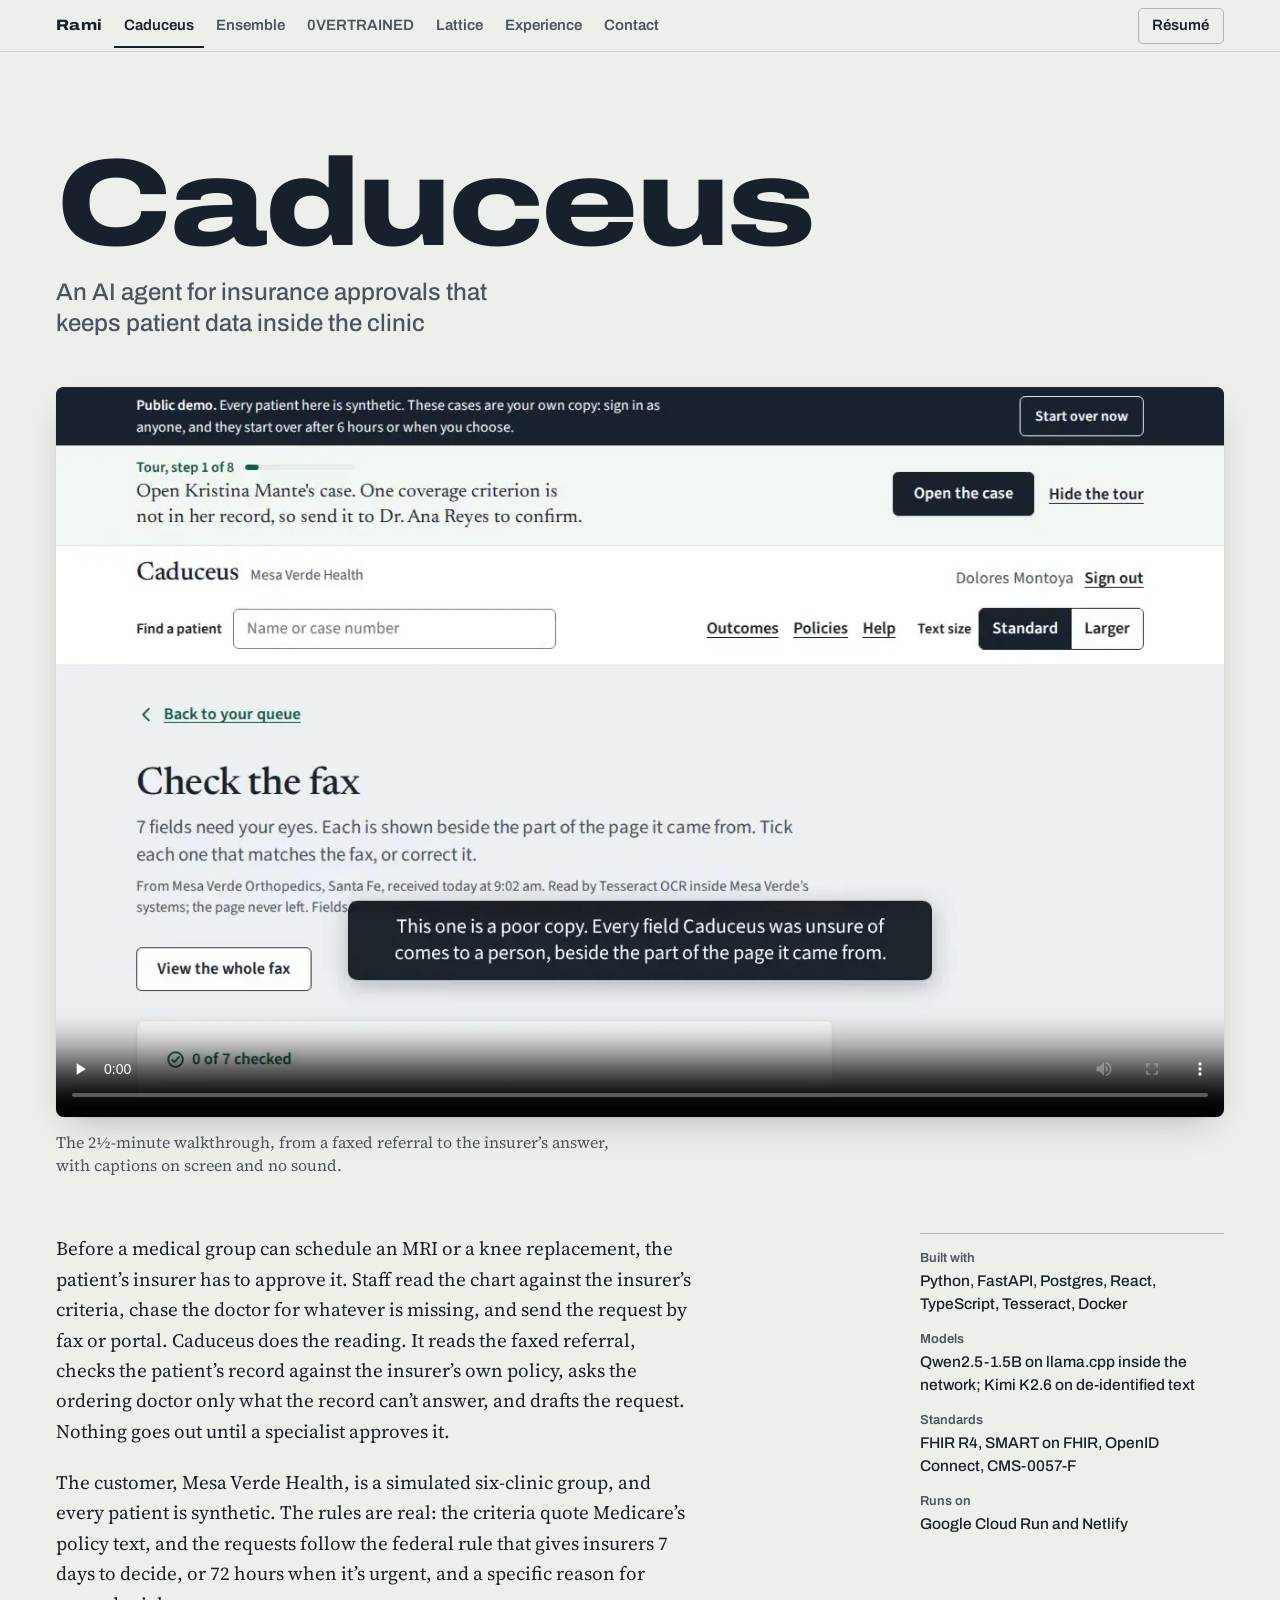
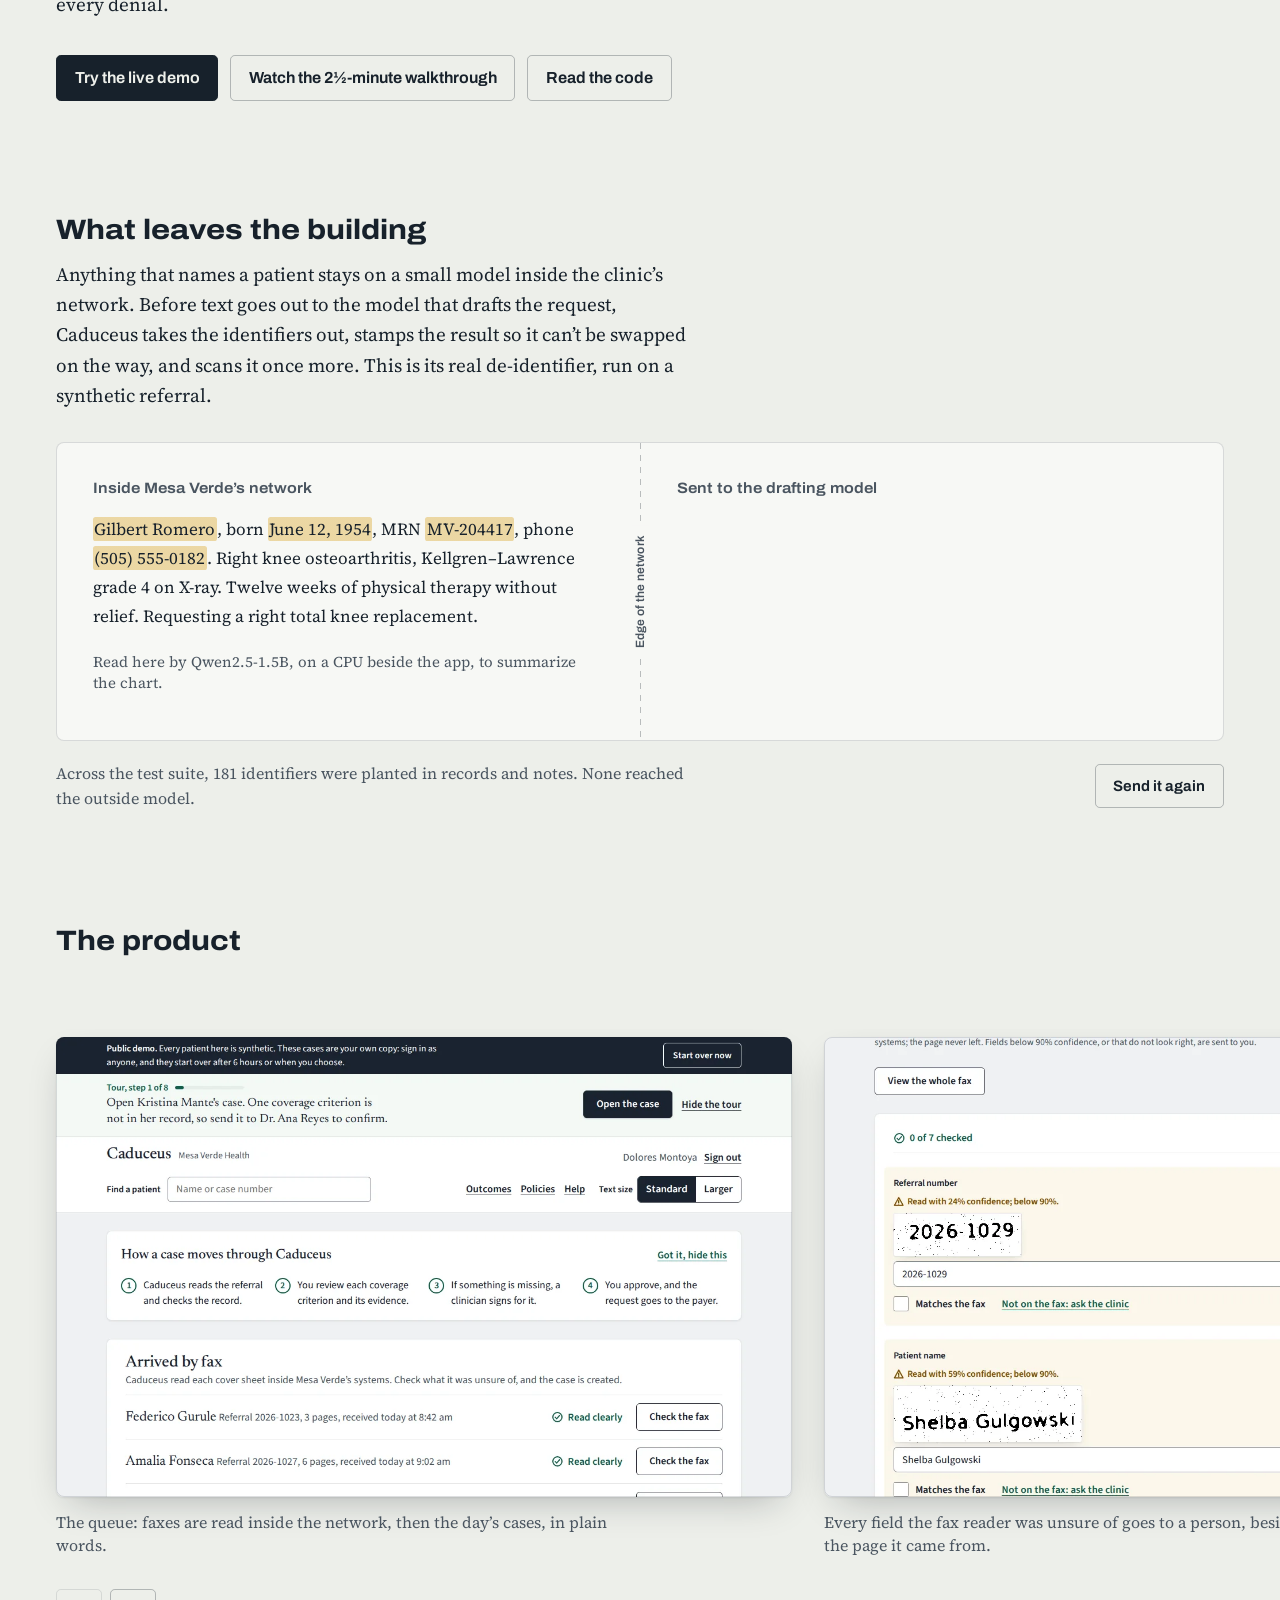
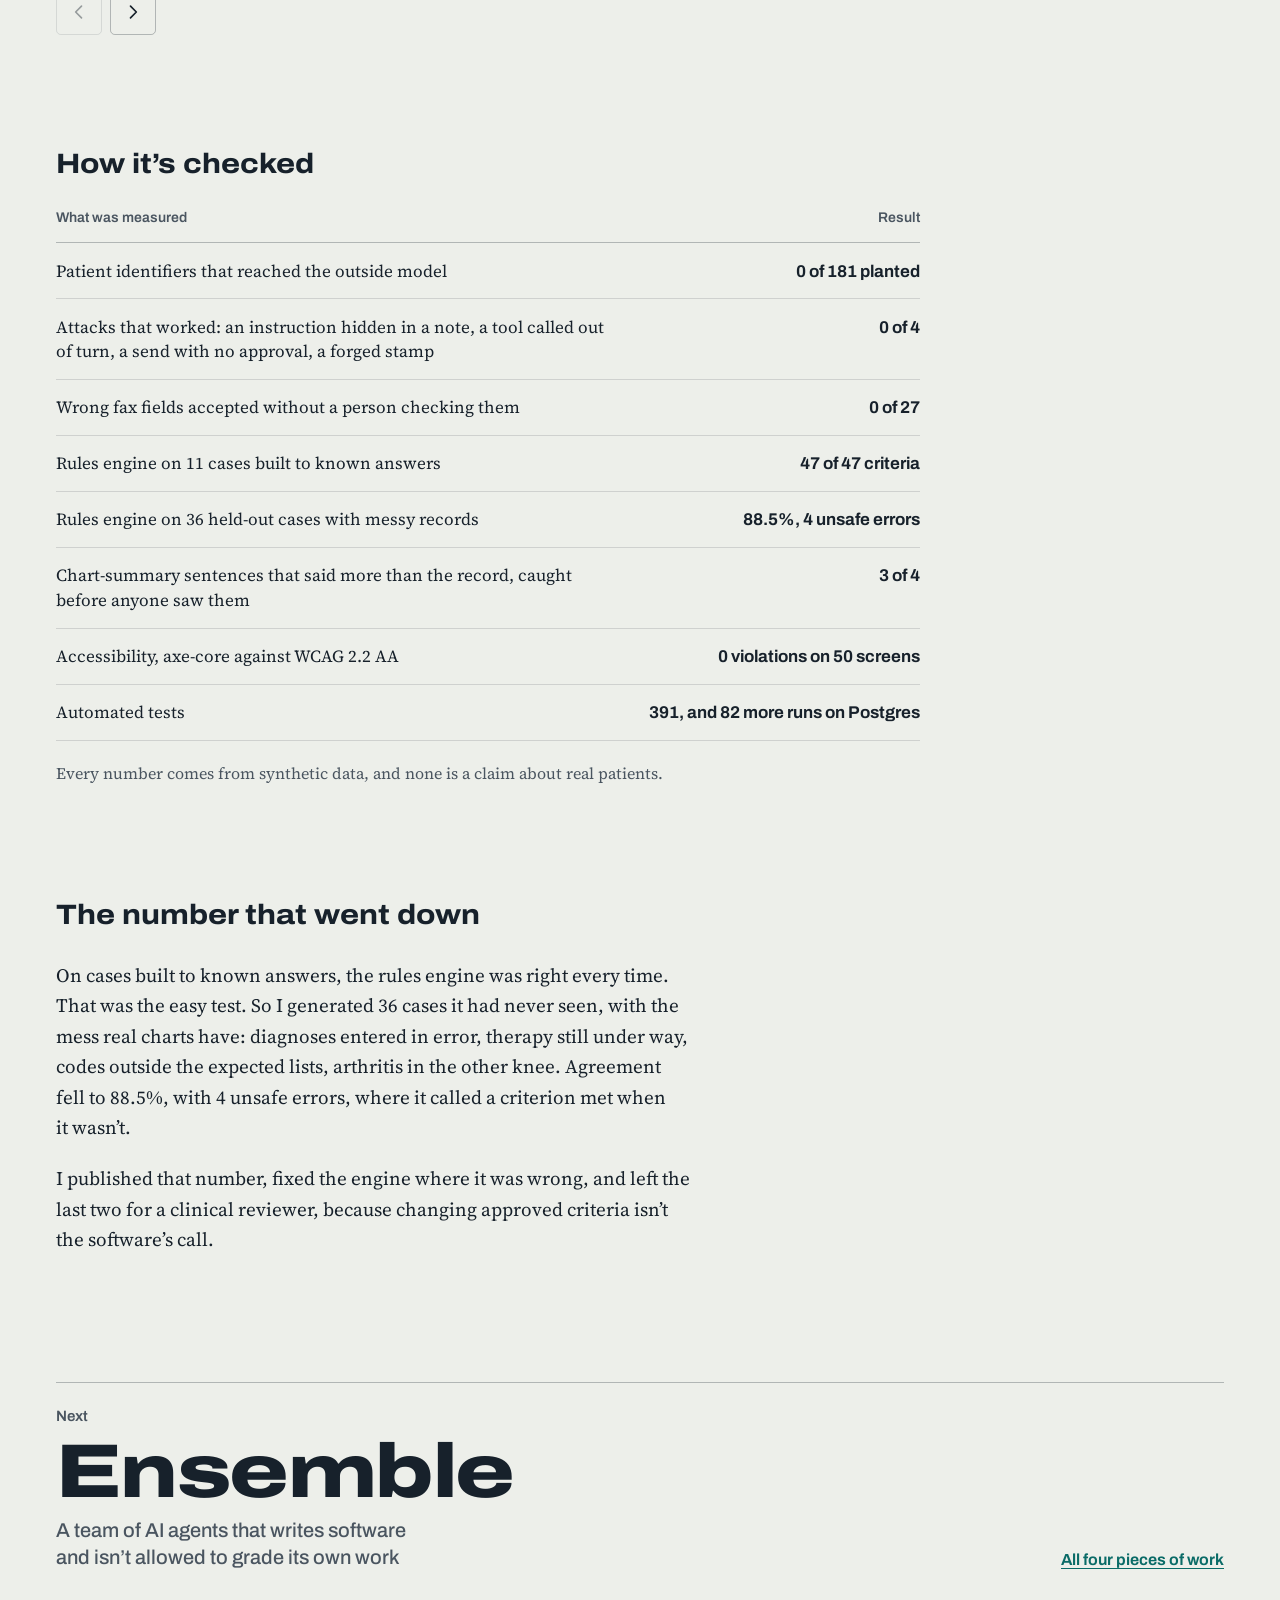
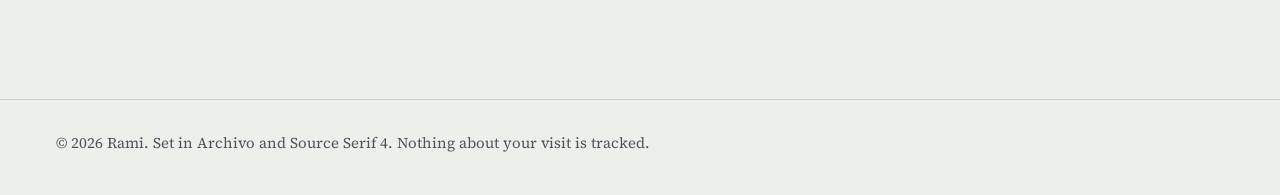
<file: work/caduceus/index.html>
<!doctype html>
<html lang="en">
<head>
  <meta charset="utf-8">
  <meta name="viewport" content="width=device-width, initial-scale=1, viewport-fit=cover">
  <title>Caduceus: a prior-authorization agent, by Rami</title>
  <meta name="description" content="Caduceus reads a faxed referral, checks the patient’s record against the insurer’s own policy and drafts the prior-authorization request, with anything that names a patient kept on a small model inside the clinic’s network. 181 identifiers were planted in test records, and none reached the outside model.">
  <meta name="theme-color" content="#edefea" media="(prefers-color-scheme: light)">
  <meta name="theme-color" content="#0d131a" media="(prefers-color-scheme: dark)">
  <meta name="color-scheme" content="light dark">
  <link rel="canonical" href="https://0vertrained.github.io/work/caduceus/">
  <link rel="icon" href="../../assets/img/favicon.svg" type="image/svg+xml">
  <meta property="og:type" content="article">
  <meta property="og:url" content="https://0vertrained.github.io/work/caduceus/">
  <meta property="og:title" content="Caduceus: an AI agent for insurance approvals that keeps patient data inside the clinic">
  <meta property="og:description" content="A case study by Rami: what it does, what leaves the building, and how it was checked on synthetic patients.">
  <meta property="og:image" content="https://0vertrained.github.io/assets/img/share/caduceus.jpg">
  <meta property="og:image:width" content="1200">
  <meta property="og:image:height" content="630">
  <meta property="og:image:alt" content="Caduceus’s fax check: each field the reader was unsure of, set beside the part of the page it came from.">
  <meta name="twitter:card" content="summary_large_image">
  <link rel="preload" href="../../assets/fonts/archivo.woff2" as="font" type="font/woff2" crossorigin>
  <link rel="preload" href="../../assets/fonts/source-serif-4.woff2" as="font" type="font/woff2" crossorigin>
  <link rel="stylesheet" href="../../assets/css/site.css">
  <script>document.documentElement.classList.add("js")</script>
  <script type="module" src="../../assets/js/main.js"></script>
</head>
<body class="page">
  <a class="skip" href="#main">Skip to the case study</a>

  <nav class="sitebar" data-sitebar aria-label="Rami’s work">
    <ul class="sitebar__links">
      <li><a class="sitebar__home" href="../../">Rami</a></li>
      <li><a href="../caduceus/" translate="no" aria-current="page">Caduceus</a></li>
      <li><a href="../ensemble/" translate="no">Ensemble</a></li>
      <li><a href="../overtrained/" translate="no">0VERTRAINED</a></li>
      <li><a href="../lattice/" translate="no">Lattice</a></li>
      <li><a href="../../#experience">Experience</a></li>
      <li><a href="../../#contact">Contact</a></li>
    </ul>
    <a class="sitebar__resume" href="../../assets/Rami-Martinez-resume.pdf" type="application/pdf">Résumé</a>
  </nav>

  <main id="main">
    <article class="project" id="caduceus" aria-labelledby="caduceus-title">
      <header class="project__head">
        <h1 class="project__title" id="caduceus-title" translate="no">Caduceus</h1>
        <p class="project__kind">An AI agent for insurance approvals that keeps patient data inside the clinic</p>
      </header>

      <figure class="walkthrough project__lead" id="caduceus-walkthrough">
        <video controls preload="none" playsinline width="1280" height="800" poster="../../assets/img/caduceus/walkthrough.webp">
          <source src="../../assets/media/caduceus-walkthrough.mp4" type="video/mp4">
        </video>
        <figcaption>The 2½-minute walkthrough, from a faxed referral to the insurer’s answer, with captions on screen and no sound.</figcaption>
      </figure>

      <div class="project__body">
        <div class="project__main">
          <div class="prose">
            <p>Before a medical group can schedule an MRI or a knee replacement, the patient’s insurer has to approve it. Staff read the chart against the insurer’s criteria, chase the doctor for whatever is missing, and send the request by fax or portal. Caduceus does the reading. It reads the faxed referral, checks the patient’s record against the insurer’s own policy, asks the ordering doctor only what the record can’t answer, and drafts the request. Nothing goes out until a specialist approves it.</p>
            <p>The customer, Mesa Verde Health, is a simulated six-clinic group, and every patient is synthetic. The rules are real: the criteria quote Medicare’s policy text, and the requests follow the federal rule that gives insurers 7 days to decide, or 72&nbsp;hours when it’s urgent, and a specific reason for every denial.</p>
          </div>
          <ul class="actions">
            <li><a class="button button--primary" href="https://caduceusdemo.netlify.app/">Try the live demo</a></li>
            <li><a class="button" href="#caduceus-walkthrough">Watch the 2½-minute walkthrough</a></li>
            <li><a class="button" href="https://github.com/0vertrained/Caduceus">Read the code</a></li>
          </ul>
        </div>
        <dl class="facts">
          <div><dt>Built with</dt><dd>Python, FastAPI, Postgres, React, TypeScript, Tesseract, Docker</dd></div>
          <div><dt>Models</dt><dd>Qwen2.5-1.5B on llama.cpp inside the network; Kimi K2.6 on de-identified text</dd></div>
          <div><dt>Standards</dt><dd>FHIR R4, SMART on FHIR, OpenID Connect, CMS-0057-F</dd></div>
          <div><dt>Runs on</dt><dd>Google Cloud Run and Netlify</dd></div>
        </dl>
      </div>

      <figure class="leaves" data-leaves aria-labelledby="leaves-title">
        <figcaption class="leaves__intro">
          <h2 class="leaves__title" id="leaves-title">What leaves the building</h2>
          <p>Anything that names a patient stays on a small model inside the clinic’s network. Before text goes out to the model that drafts the request, Caduceus takes the identifiers out, stamps the result so it can’t be swapped on the way, and scans it once more. This is its real de-identifier, run on a synthetic referral.</p>
        </figcaption>
        <div class="leaves__stage" data-leaves-stage>
          <section class="leaves__side" aria-labelledby="leaves-inside">
            <h3 class="leaves__where" id="leaves-inside">Inside Mesa Verde’s network</h3>
            <p class="leaves__text" data-leaves-source><mark class="leaves__id" data-token="[NAME_1]">Gilbert Romero</mark>, born <mark class="leaves__id" data-token="[DATE_1]">June 12, 1954</mark>, MRN <mark class="leaves__id" data-token="[RECORD_NUMBER_1]">MV-204417</mark>, phone <mark class="leaves__id" data-token="[PHONE_1]">(505)&nbsp;555-0182</mark>. Right knee osteoarthritis, Kellgren–Lawrence grade&nbsp;4 on X-ray. Twelve weeks of physical therapy without relief. Requesting a right total knee replacement.</p>
            <p class="leaves__who">Read here by Qwen2.5-1.5B, on a CPU beside the app, to summarize the chart.</p>
          </section>
          <div class="leaves__edge" aria-hidden="true"><span>Edge of the network</span></div>
          <section class="leaves__side leaves__side--out" aria-labelledby="leaves-outside">
            <h3 class="leaves__where" id="leaves-outside">Sent to the drafting model</h3>
            <p class="leaves__text" data-leaves-result><span class="leaves__token">[NAME_1]</span>, born <span class="leaves__token">[DATE_1]</span>, MRN <span class="leaves__token">[RECORD_NUMBER_1]</span>, phone <span class="leaves__token">[PHONE_1]</span>. Right knee osteoarthritis, Kellgren–Lawrence grade&nbsp;4 on X-ray. Twelve weeks of physical therapy without relief. Requesting a right total knee replacement.</p>
            <dl class="leaves__checks" data-leaves-checks>
              <div><dt>Stamped</dt><dd>safe-harbor/1, over the text’s SHA-256 <span translate="no">6c22f8ad…</span></dd></div>
              <div><dt>Checked at the edge</dt><dd>Stamp verified, scanned again, no identifiers left</dd></div>
            </dl>
          </section>
        </div>
        <div class="leaves__foot">
          <p>Across the test suite, 181 identifiers were planted in records and notes. None reached the outside model.</p>
          <button type="button" class="button button--quiet" data-leaves-run>Send it again</button>
        </div>
      </figure>

      <section class="product" aria-labelledby="caduceus-title caduceus-product">
        <h2 class="section-title" id="caduceus-product">The product</h2>
        <div class="screens" data-screens>
          <ul class="screens__list" tabindex="0" aria-label="Caduceus screens. Scroll sideways for more.">
            <li><figure><img src="../../assets/img/caduceus/queue.webp" width="1280" height="800" loading="lazy" decoding="async" alt="The queue, with three faxed referrals at the top, read inside the clinic’s systems."><figcaption>The queue: faxes are read inside the network, then the day’s cases, in plain words.</figcaption></figure></li>
            <li><figure><img src="../../assets/img/caduceus/fax-check.webp" width="1280" height="800" loading="lazy" decoding="async" alt="A poorly copied fax, with each field the reader was unsure of set beside the part of the page it came from."><figcaption>Every field the fax reader was unsure of goes to a person, beside the part of the page it came from.</figcaption></figure></li>
            <li><figure><img src="../../assets/img/caduceus/case-evidence.webp" width="1280" height="800" loading="lazy" decoding="async" alt="A coverage criterion beside the visit note, with the supporting sentence highlighted."><figcaption>Every criterion that is met opens the page and highlights the sentence behind it.</figcaption></figure></li>
            <li><figure><img src="../../assets/img/caduceus/attest.webp" width="1280" height="800" loading="lazy" decoding="async" alt="The ordering clinician’s request to attest: a chart summary written inside the network, then the one question the chart can’t answer."><figcaption>The clinician answers one question, usually on her phone. The chart summary is written inside the network and checked against the record.</figcaption></figure></li>
            <li><figure><img src="../../assets/img/caduceus/sent-to-model.webp" width="1280" height="800" loading="lazy" decoding="async" alt="The panel showing exactly what the drafting model was sent, with identifiers taken out and the stamp verified."><figcaption>Every draft shows exactly what the model was sent.</figcaption></figure></li>
            <li><figure><img src="../../assets/img/caduceus/where-to-look.webp" width="1280" height="800" loading="lazy" decoding="async" alt="A passage in nine pages of outside therapy notes, offered as where to look rather than as evidence."><figcaption>In a nine-page packet, it shows where to look, and never treats that as evidence.</figcaption></figure></li>
            <li><figure><img src="../../assets/img/caduceus/denial.webp" width="1280" height="800" loading="lazy" decoding="async" alt="A denial with the insurer’s specific reason, the policy sentence and the record side by side."><figcaption>A denial, with the insurer’s reason, the policy and the record side by side, and an appeal drafted from them.</figcaption></figure></li>
            <li><figure><img src="../../assets/img/caduceus/history.webp" width="1280" height="800" loading="lazy" decoding="async" alt="The case history: every step, who took it and when, in plain words, sealed in a hash chain."><figcaption>Every step, who took it and when, sealed in a hash-chained log.</figcaption></figure></li>
          </ul>
          <div class="screens__controls">
            <button type="button" class="button button--icon" data-screens-prev aria-label="Previous screen"><svg viewBox="0 0 24 24" aria-hidden="true" focusable="false"><path d="M15 5l-7 7 7 7"/></svg></button>
            <button type="button" class="button button--icon" data-screens-next aria-label="Next screen"><svg viewBox="0 0 24 24" aria-hidden="true" focusable="false"><path d="M9 5l7 7-7 7"/></svg></button>
          </div>
        </div>
      </section>

      <section class="evidence" aria-labelledby="caduceus-title caduceus-checked">
        <h2 class="section-title" id="caduceus-checked">How it’s checked</h2>
        <table class="scorecard">
          <thead>
            <tr><th scope="col">What was measured</th><th scope="col">Result</th></tr>
          </thead>
          <tbody>
            <tr><th scope="row">Patient identifiers that reached the outside model</th><td>0 of 181 planted</td></tr>
            <tr><th scope="row">Attacks that worked: an instruction hidden in a note, a tool called out of turn, a send with no approval, a forged stamp</th><td>0 of 4</td></tr>
            <tr><th scope="row">Wrong fax fields accepted without a person checking them</th><td>0 of 27</td></tr>
            <tr><th scope="row">Rules engine on 11 cases built to known answers</th><td>47 of 47 criteria</td></tr>
            <tr><th scope="row">Rules engine on 36 held-out cases with messy records</th><td>88.5%, 4 unsafe errors</td></tr>
            <tr><th scope="row">Chart-summary sentences that said more than the record, caught before anyone saw them</th><td>3 of 4</td></tr>
            <tr><th scope="row">Accessibility, axe-core against WCAG 2.2 AA</th><td>0 violations on 50 screens</td></tr>
            <tr><th scope="row">Automated tests</th><td>391, and 82 more runs on Postgres</td></tr>
          </tbody>
        </table>
        <p class="note">Every number comes from synthetic data, and none is a claim about real patients.</p>
      </section>

      <section class="lesson" aria-labelledby="caduceus-lesson">
        <h2 class="section-title" id="caduceus-lesson">The number that went down</h2>
        <div class="prose">
          <p>On cases built to known answers, the rules engine was right every time. That was the easy test. So I generated 36 cases it had never seen, with the mess real charts have: diagnoses entered in error, therapy still under way, codes outside the expected lists, arthritis in the other knee. Agreement fell to 88.5%, with 4 unsafe errors, where it called a criterion met when it wasn’t.</p>
          <p>I published that number, fixed the engine where it was wrong, and left the last two for a clinical reviewer, because changing approved criteria isn’t the software’s call.</p>
        </div>
      </section>
    </article>

    <nav class="onward" aria-label="More work">
      <a class="onward__next" href="../ensemble/">
        <span class="onward__label">Next</span>
        <span class="onward__name" translate="no">Ensemble</span>
        <span class="onward__what">A team of AI agents that writes software and isn’t allowed to grade its own work</span>
      </a>
      <a class="onward__all" href="../../#work">All four pieces of work</a>
    </nav>
  </main>

  <footer class="colophon">
    <p>© 2026 Rami. Set in Archivo and Source Serif&nbsp;4. Nothing about your visit is tracked.</p>
  </footer>
</body>
</html>
</file>
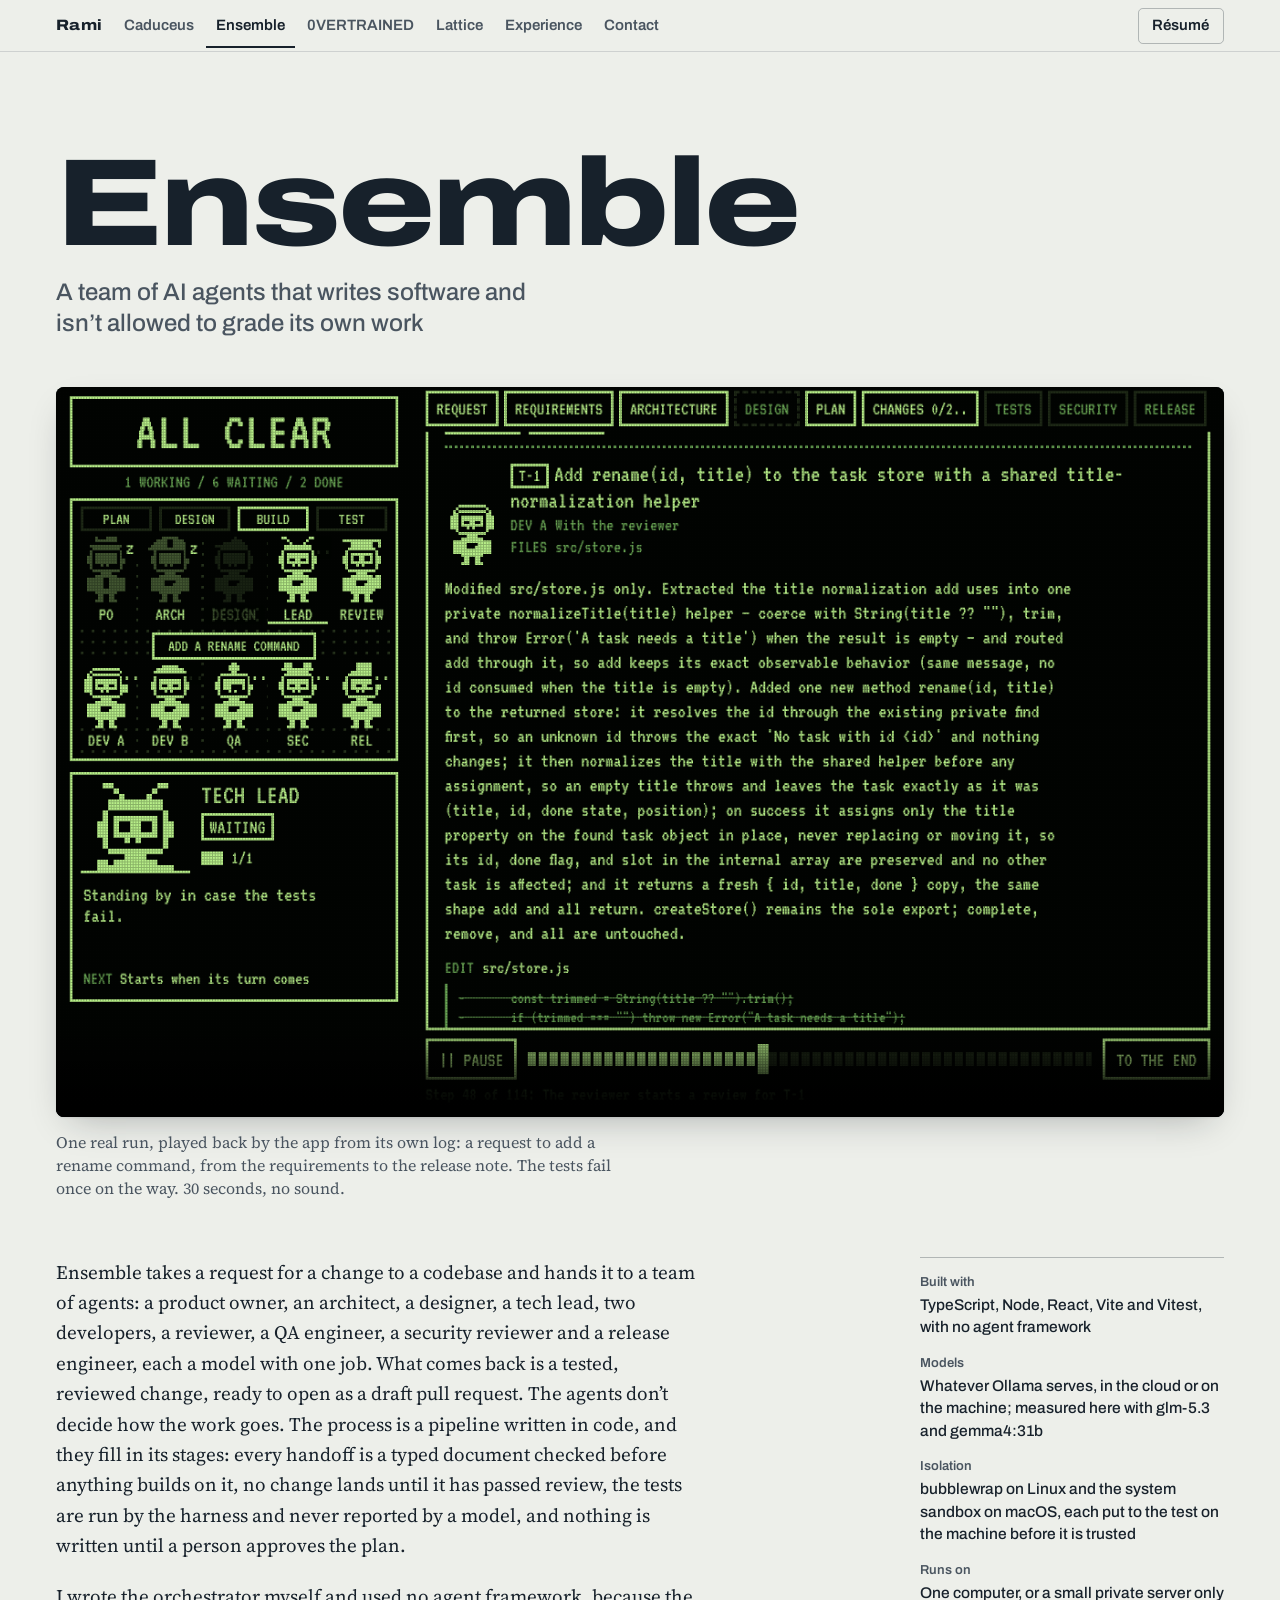
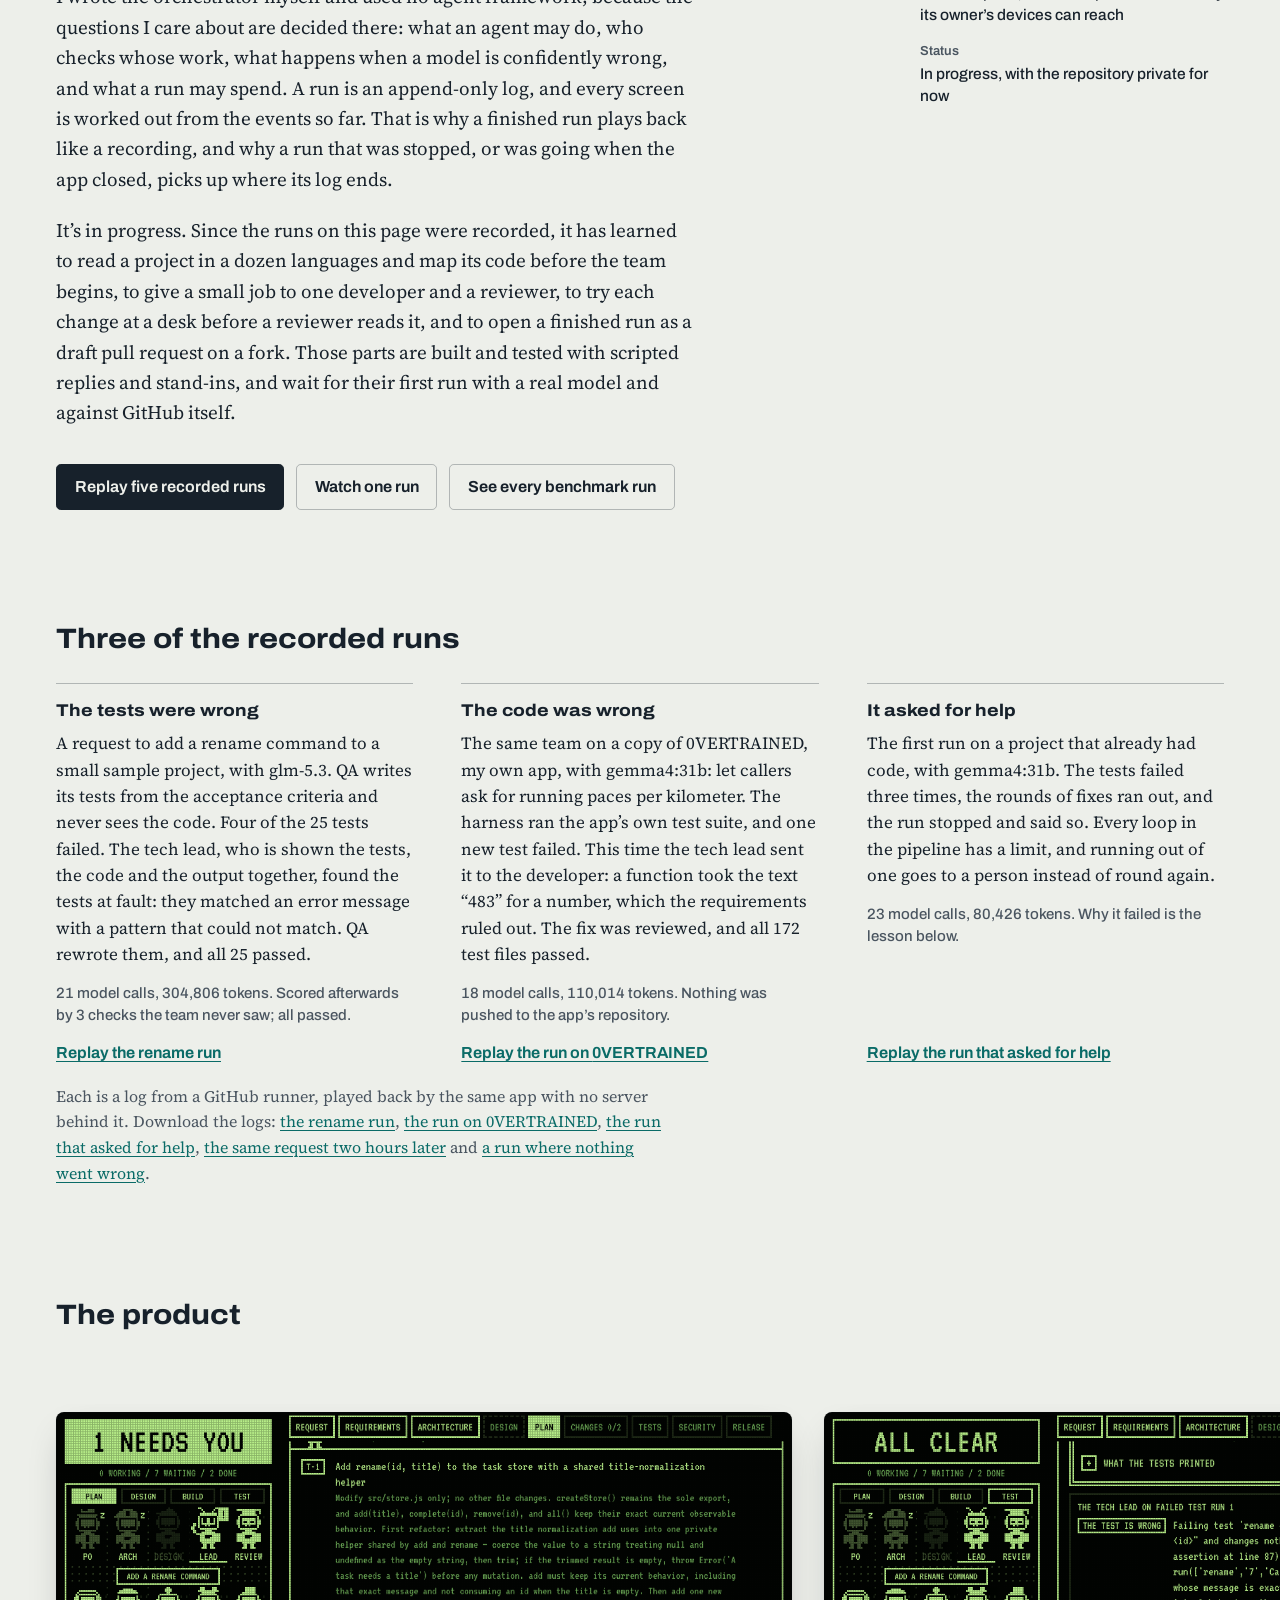
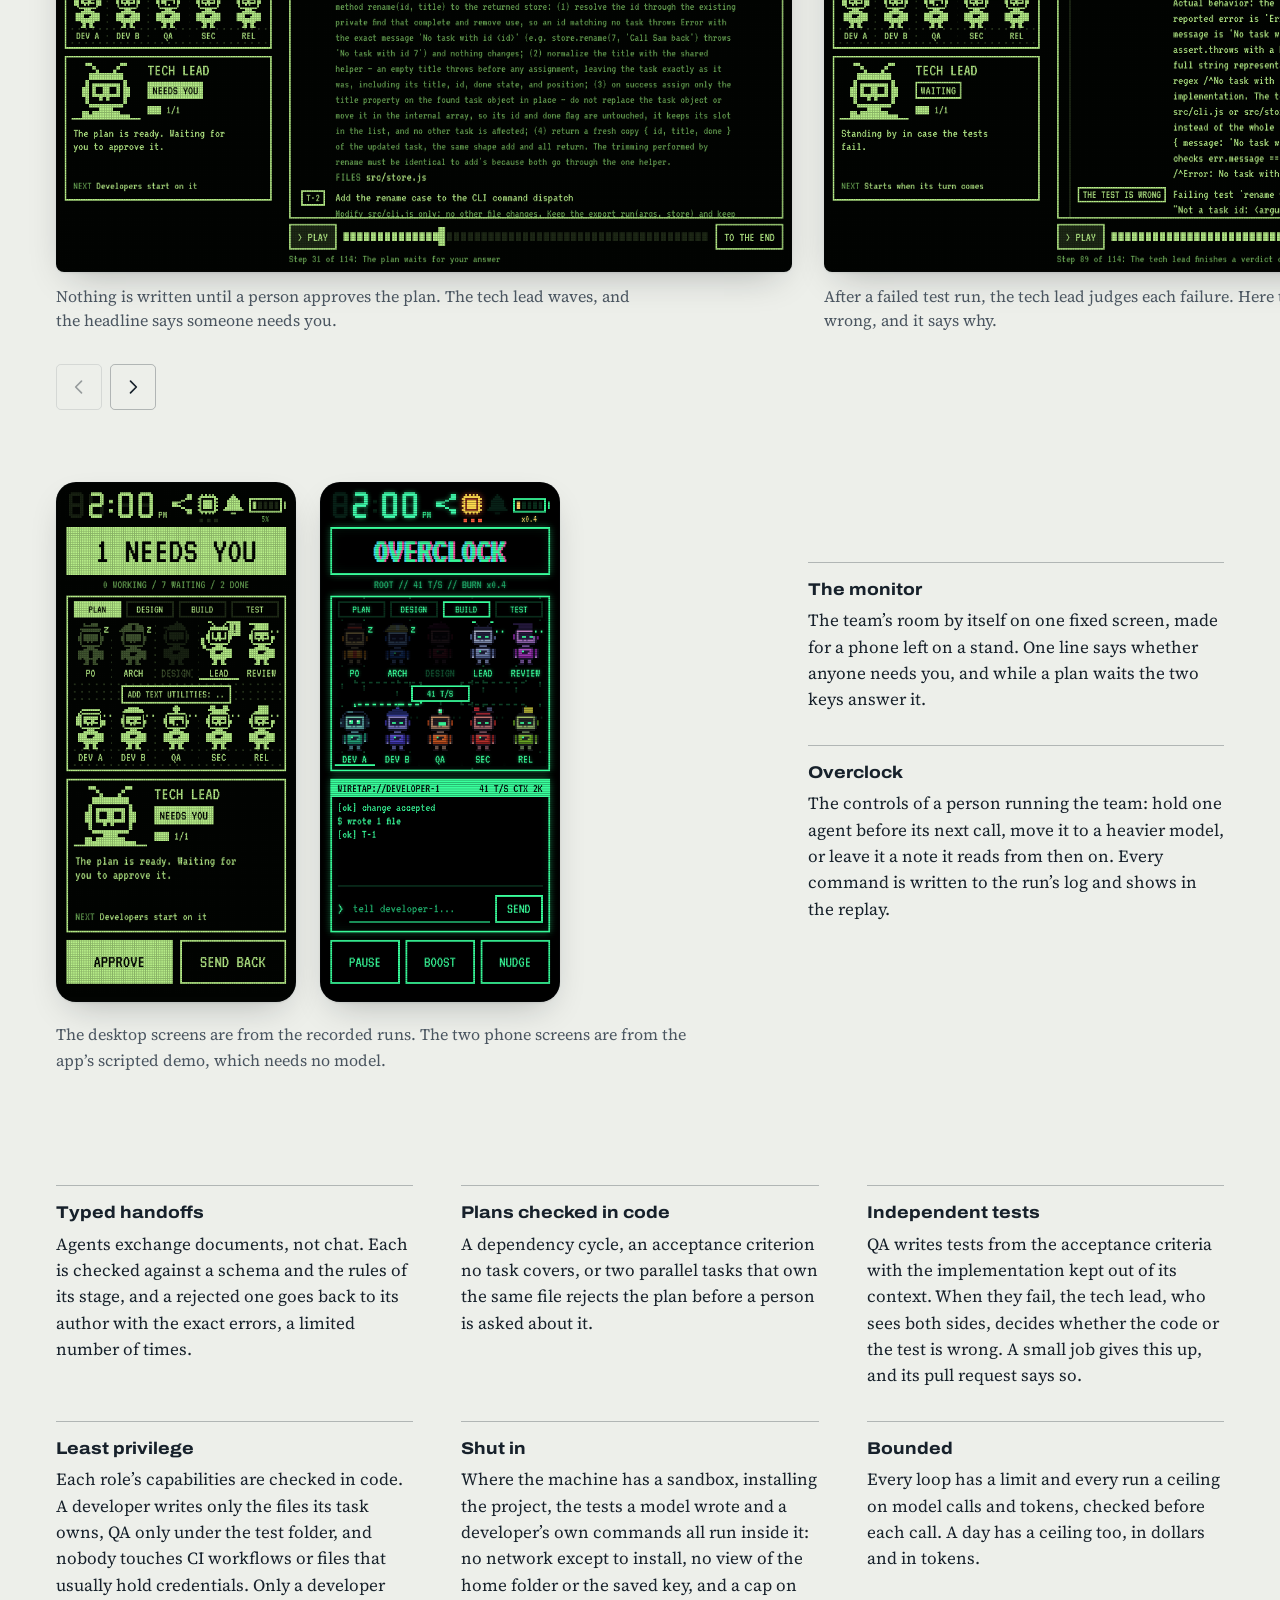
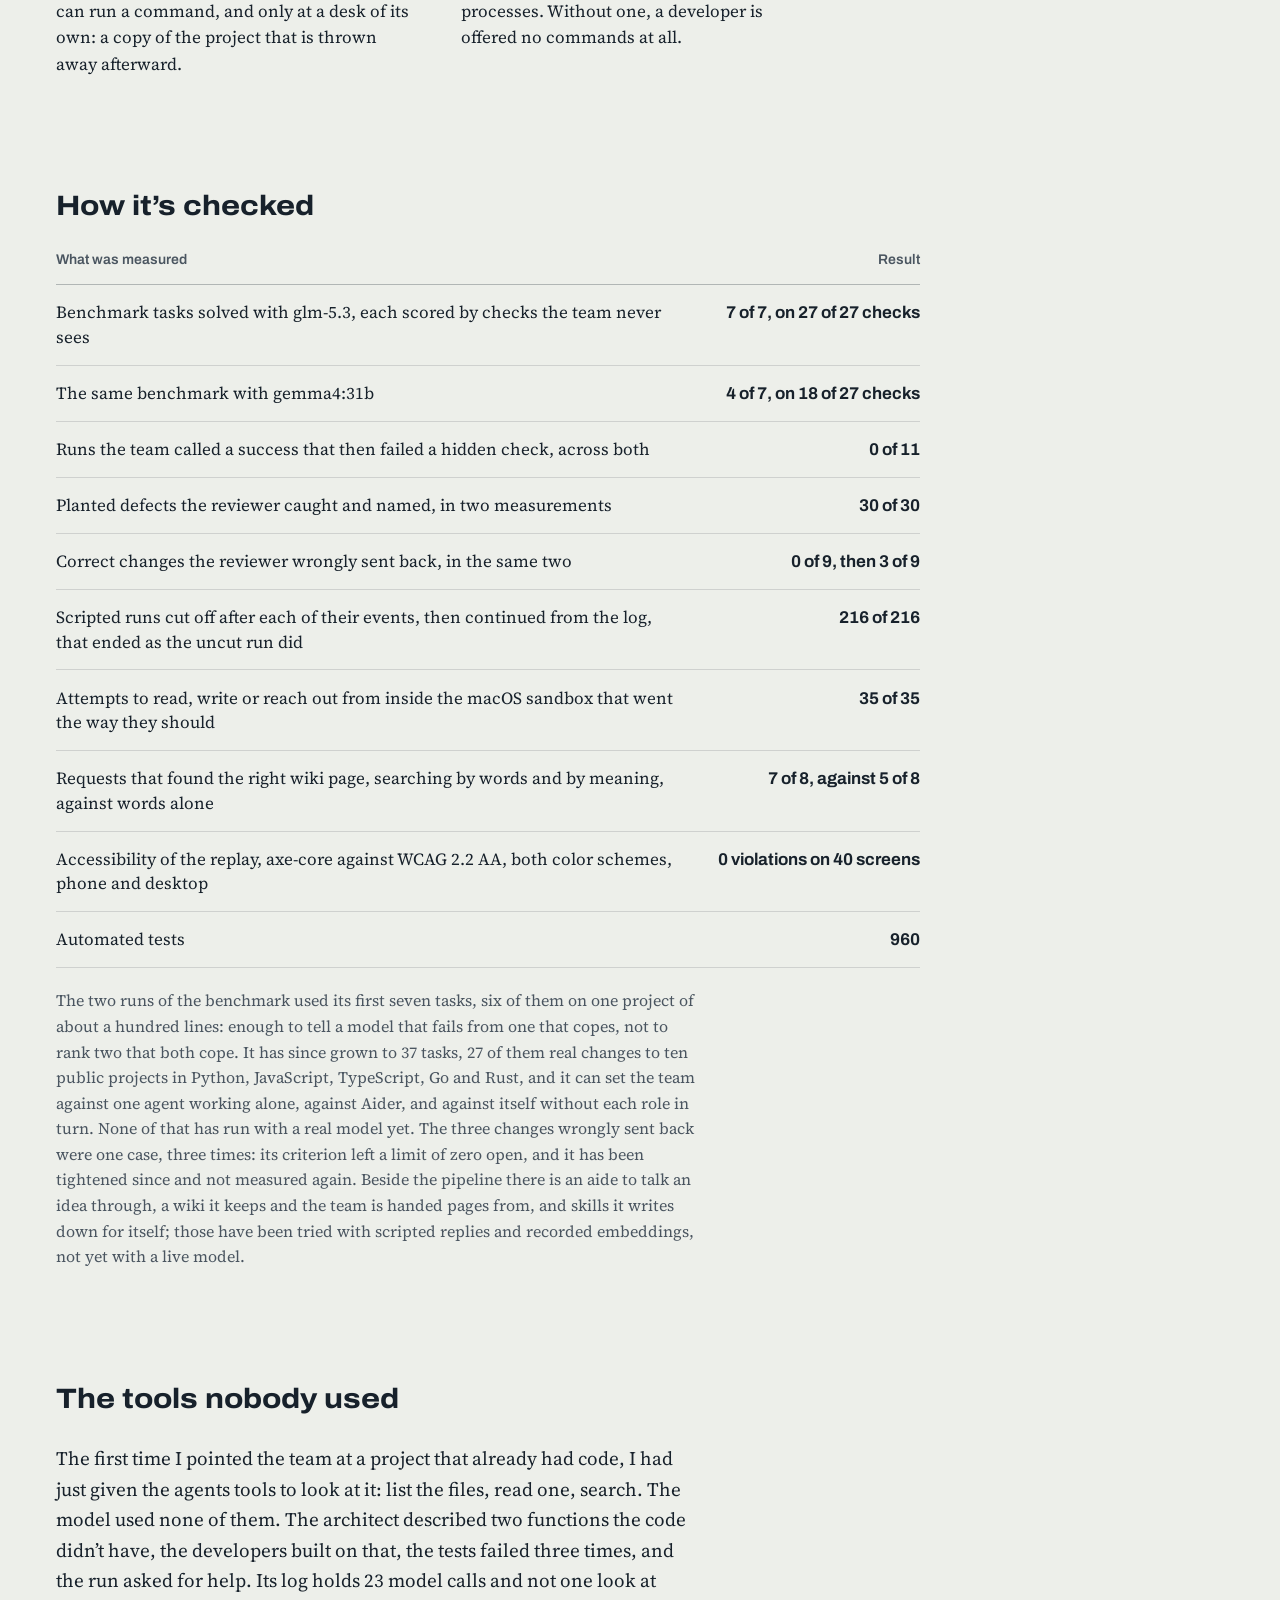
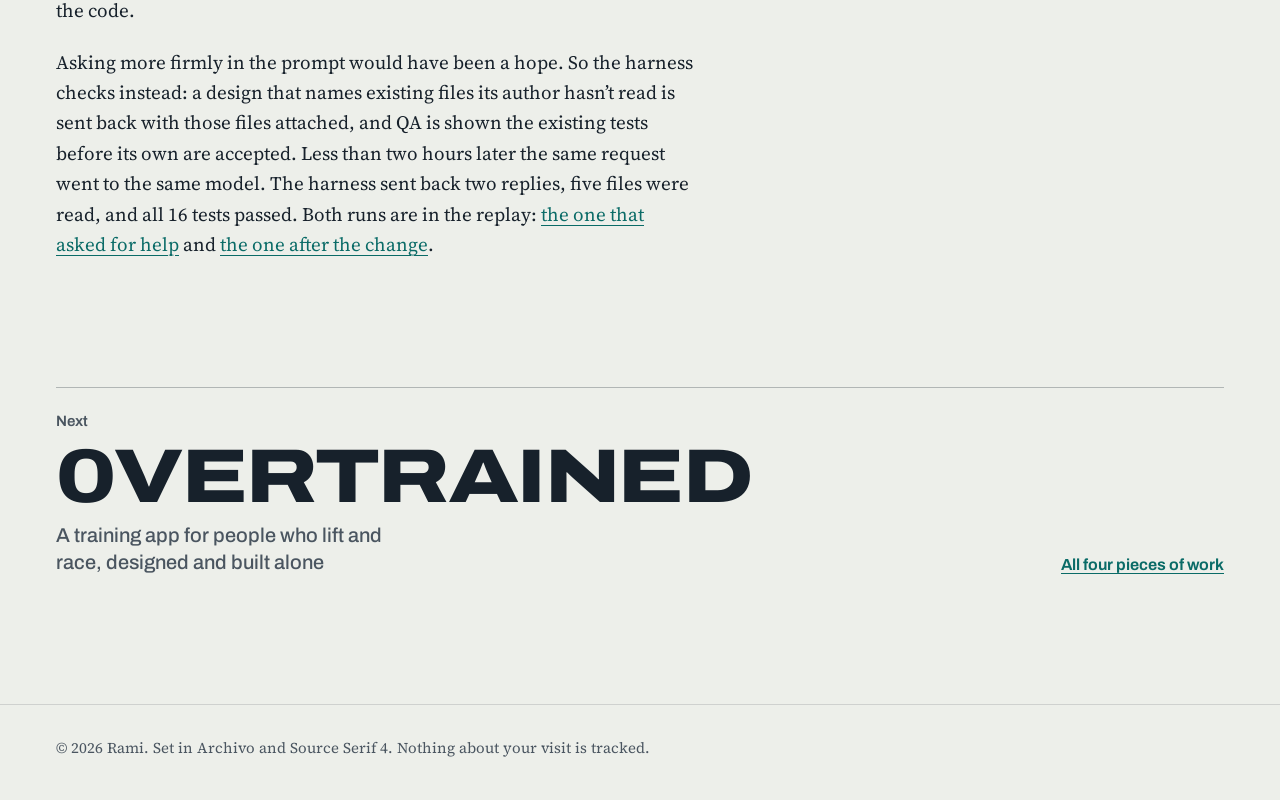
<file: work/ensemble/index.html>
<!doctype html>
<html lang="en">
<head>
  <meta charset="utf-8">
  <meta name="viewport" content="width=device-width, initial-scale=1, viewport-fit=cover">
  <title>Ensemble: a software team of AI agents, by Rami</title>
  <meta name="description" content="Ensemble hands a requested change to a team of AI agents held to a pipeline written in code: typed handoffs, plans checked before a person is asked, and tests run by the harness. 7 of 7 benchmark tasks were solved against hidden checks with one model, and 4 of 7 with another.">
  <meta name="theme-color" content="#edefea" media="(prefers-color-scheme: light)">
  <meta name="theme-color" content="#0d131a" media="(prefers-color-scheme: dark)">
  <meta name="color-scheme" content="light dark">
  <link rel="canonical" href="https://0vertrained.github.io/work/ensemble/">
  <link rel="icon" href="../../assets/img/favicon.svg" type="image/svg+xml">
  <meta property="og:type" content="article">
  <meta property="og:url" content="https://0vertrained.github.io/work/ensemble/">
  <meta property="og:title" content="Ensemble: a team of AI agents that writes software and isn’t allowed to grade its own work">
  <meta property="og:description" content="A case study by Rami: five recorded runs that replay in the browser, what the harness checks, and where a model failed.">
  <meta property="og:image" content="https://0vertrained.github.io/assets/img/share/ensemble.jpg">
  <meta property="og:image:width" content="1200">
  <meta property="og:image:height" content="630">
  <meta property="og:image:alt" content="The Ensemble app playing back a run: the team’s room on a green segment display beside the run’s log.">
  <meta name="twitter:card" content="summary_large_image">
  <link rel="preload" href="../../assets/fonts/archivo.woff2" as="font" type="font/woff2" crossorigin>
  <link rel="preload" href="../../assets/fonts/source-serif-4.woff2" as="font" type="font/woff2" crossorigin>
  <link rel="stylesheet" href="../../assets/css/site.css">
  <script>document.documentElement.classList.add("js")</script>
  <script type="module" src="../../assets/js/main.js"></script>
</head>
<body class="page">
  <a class="skip" href="#main">Skip to the case study</a>

  <nav class="sitebar" data-sitebar aria-label="Rami’s work">
    <ul class="sitebar__links">
      <li><a class="sitebar__home" href="../../">Rami</a></li>
      <li><a href="../caduceus/" translate="no">Caduceus</a></li>
      <li><a href="../ensemble/" translate="no" aria-current="page">Ensemble</a></li>
      <li><a href="../overtrained/" translate="no">0VERTRAINED</a></li>
      <li><a href="../lattice/" translate="no">Lattice</a></li>
      <li><a href="../../#experience">Experience</a></li>
      <li><a href="../../#contact">Contact</a></li>
    </ul>
    <a class="sitebar__resume" href="../../assets/Rami-Martinez-resume.pdf" type="application/pdf">Résumé</a>
  </nav>

  <main id="main">
    <article class="project" id="ensemble" aria-labelledby="ensemble-title">
      <header class="project__head">
        <h1 class="project__title" id="ensemble-title" translate="no">Ensemble</h1>
        <p class="project__kind">A team of AI agents that writes software and isn’t allowed to grade its own work</p>
      </header>

      <figure class="walkthrough project__lead" id="ensemble-recording">
        <video controls playsinline preload="none" poster="../../assets/img/ensemble/run.webp" width="1280" height="800" aria-label="Recording of the Ensemble app playing back one run, from the request to the release note">
          <source src="../../assets/video/ensemble-run.mp4" type="video/mp4">
          <a href="../../assets/video/ensemble-run.mp4">Download the recording</a>.
        </video>
        <figcaption>One real run, played back by the app from its own log: a request to add a rename command, from the requirements to the release note. The tests fail once on the way. 30 seconds, no sound.</figcaption>
      </figure>

      <div class="project__body">
        <div class="project__main">
          <div class="prose">
            <p>Ensemble takes a request for a change to a codebase and hands it to a team of agents: a product owner, an architect, a designer, a tech lead, two developers, a reviewer, a QA engineer, a security reviewer and a release engineer, each a model with one job. What comes back is a tested, reviewed change, ready to open as a draft pull request. The agents don’t decide how the work goes. The process is a pipeline written in code, and they fill in its stages: every handoff is a typed document checked before anything builds on it, no change lands until it has passed review, the tests are run by the harness and never reported by a model, and nothing is written until a person approves the plan.</p>
            <p>I wrote the orchestrator myself and used no agent framework, because the questions I care about are decided there: what an agent may do, who checks whose work, what happens when a model is confidently wrong, and what a run may spend. A run is an append-only log, and every screen is worked out from the events so far. That is why a finished run plays back like a recording, and why a run that was stopped, or was going when the app closed, picks up where its log ends.</p>
            <p>It’s in progress. Since the runs on this page were recorded, it has learned to read a project in a dozen languages and map its code before the team begins, to give a small job to one developer and a reviewer, to try each change at a desk before a reviewer reads it, and to open a finished run as a draft pull request on a fork. Those parts are built and tested with scripted replies and stand-ins, and wait for their first run with a real model and against GitHub itself.</p>
          </div>
          <ul class="actions">
            <li><a class="button button--primary" href="../../ensemble/">Replay five recorded runs</a></li>
            <li><a class="button" href="#ensemble-recording">Watch one run</a></li>
            <li><a class="button" href="../../ensemble/results/">See every benchmark run</a></li>
          </ul>
        </div>
        <dl class="facts">
          <div><dt>Built with</dt><dd>TypeScript, Node, React, Vite and Vitest, with no agent framework</dd></div>
          <div><dt>Models</dt><dd>Whatever Ollama serves, in the cloud or on the machine; measured here with <span translate="no">glm-5.3</span> and <span translate="no">gemma4:31b</span></dd></div>
          <div><dt>Isolation</dt><dd>bubblewrap on Linux and the system sandbox on macOS, each put to the test on the machine before it is trusted</dd></div>
          <div><dt>Runs on</dt><dd>One computer, or a small private server only its owner’s devices can reach</dd></div>
          <div><dt>Status</dt><dd>In progress, with the repository private for now</dd></div>
        </dl>
      </div>

      <section class="product" aria-labelledby="ensemble-title ensemble-runs-title">
        <h2 class="section-title" id="ensemble-runs-title">Three of the recorded runs</h2>
        <ul class="runs">
          <li>
            <h3>The tests were wrong</h3>
            <p>A request to add a rename command to a small sample project, with <span translate="no">glm-5.3</span>. QA writes its tests from the acceptance criteria and never sees the code. Four of the 25 tests failed. The tech lead, who is shown the tests, the code and the output together, found the tests at fault: they matched an error message with a pattern that could not match. QA rewrote them, and all 25 passed.</p>
            <p class="runs__measured">21 model calls, 304,806 tokens. Scored afterwards by 3 checks the team never saw; all passed.</p>
            <a href="../../ensemble/#run-recorded-1">Replay the rename run</a>
          </li>
          <li>
            <h3>The code was wrong</h3>
            <p>The same team on a copy of <span translate="no">0VERTRAINED</span>, my own app, with <span translate="no">gemma4:31b</span>: let callers ask for running paces per kilometer. The harness ran the app’s own test suite, and one new test failed. This time the tech lead sent it to the developer: a function took the text “483” for a number, which the requirements ruled out. The fix was reviewed, and all 172 test files passed.</p>
            <p class="runs__measured">18 model calls, 110,014 tokens. Nothing was pushed to the app’s repository.</p>
            <a href="../../ensemble/#run-recorded-2">Replay the run on <span translate="no">0VERTRAINED</span></a>
          </li>
          <li>
            <h3>It asked for help</h3>
            <p>The first run on a project that already had code, with <span translate="no">gemma4:31b</span>. The tests failed three times, the rounds of fixes ran out, and the run stopped and said so. Every loop in the pipeline has a limit, and running out of one goes to a person instead of round again.</p>
            <p class="runs__measured">23 model calls, 80,426 tokens. Why it failed is the lesson below.</p>
            <a href="../../ensemble/#run-recorded-4">Replay the run that asked for help</a>
          </li>
        </ul>
        <p class="note">Each is a log from a GitHub runner, played back by the same app with no server behind it. Download the logs: <a href="../../ensemble/runs/rename-glm-5.3.jsonl" download>the rename run</a>, <a href="../../ensemble/runs/km-paces-0vertrained-gemma4.jsonl" download>the run on <span translate="no">0VERTRAINED</span></a>, <a href="../../ensemble/runs/priorities-before-gemma4.jsonl" download>the run that asked for help</a>, <a href="../../ensemble/runs/priorities-after-gemma4.jsonl" download>the same request two hours later</a> and <a href="../../ensemble/runs/undo-glm-5.3.jsonl" download>a run where nothing went wrong</a>.</p>
      </section>

      <section class="product" aria-labelledby="ensemble-title ensemble-product">
        <h2 class="section-title" id="ensemble-product">The product</h2>
        <div class="screens" data-screens>
          <ul class="screens__list" tabindex="0" aria-label="Ensemble screens. Scroll sideways for more.">
            <li><figure><img src="../../assets/img/ensemble/plan-waits.webp" width="1280" height="800" loading="lazy" decoding="async" alt="The app while a plan waits: the headline reads 1 needs you, the tech lead’s robot waves, and the plan’s two tasks are listed with the file each may change."><figcaption>Nothing is written until a person approves the plan. The tech lead waves, and the headline says someone needs you.</figcaption></figure></li>
            <li><figure><img src="../../assets/img/ensemble/test-verdict.webp" width="1280" height="800" loading="lazy" decoding="async" alt="The tests section after a failed test run: under the heading The tech lead on failed test run 1, two failures are each marked The test is wrong, with the reason written out."><figcaption>After a failed test run, the tech lead judges each failure. Here the test is wrong, and it says why.</figcaption></figure></li>
            <li><figure><img src="../../assets/img/ensemble/harness-did.webp" width="1280" height="800" loading="lazy" decoding="async" alt="The list headed What the harness did: two replies sent back because they relied on files their authors had not read, then the five files the harness read for them."><figcaption>What the harness did itself is kept apart from what the agents wrote: here, two replies sent back for describing files their authors had not read.</figcaption></figure></li>
            <li><figure><img src="../../assets/img/ensemble/asked-for-help.webp" width="1280" height="800" loading="lazy" decoding="async" alt="A run that ended early: the headline reads Escalated, and a banner says the team stopped and asked for help because tests were still failing after 2 fix rounds."><figcaption>A run that could not finish says so first, with the reason.</figcaption></figure></li>
            <li><figure><img src="../../assets/img/ensemble/daylight.webp" width="1280" height="800" loading="lazy" decoding="async" alt="A finished run in the dark-on-light color scheme: Run done, 17 of 90 model calls and 191,183 of 2,000,000 tokens used, and each part of the run marked done."><figcaption>The same display, dark on light. One ink in either: things differ by being lit, half lit, unlit or inverted.</figcaption></figure></li>
            <li><figure><img src="../../assets/img/ensemble/runs.webp" width="1280" height="800" loading="lazy" decoding="async" alt="The list of recorded runs: four marked done and one marked Asked for help, each with its model, model calls and tokens."><figcaption>Every run is kept as its log, so any of them can be opened and played back.</figcaption></figure></li>
          </ul>
          <div class="screens__controls">
            <button type="button" class="button button--icon" data-screens-prev aria-label="Previous screen"><svg viewBox="0 0 24 24" aria-hidden="true" focusable="false"><path d="M15 5l-7 7 7 7"/></svg></button>
            <button type="button" class="button button--icon" data-screens-next aria-label="Next screen"><svg viewBox="0 0 24 24" aria-hidden="true" focusable="false"><path d="M9 5l7 7-7 7"/></svg></button>
          </div>
        </div>
        <div class="pocket">
          <ul class="pocket__phones" aria-label="Ensemble on a phone">
            <li><img src="../../assets/img/ensemble/monitor.webp" width="786" height="1704" loading="lazy" decoding="async" alt="The phone monitor while a plan waits: 1 needs you, the ten seats of the team with the tech lead waving, and two keys, Approve and Send back."></li>
            <li><img src="../../assets/img/ensemble/overclock.webp" width="786" height="1704" loading="lazy" decoding="async" alt="Overclock on the phone: the team’s room with the lights out, a wire running from one developer to the model, that developer’s own log lines, and three keys, Pause, Boost and Nudge."></li>
          </ul>
          <dl class="features pocket__notes">
            <div><dt>The monitor</dt><dd>The team’s room by itself on one fixed screen, made for a phone left on a stand. One line says whether anyone needs you, and while a plan waits the two keys answer it.</dd></div>
            <div><dt>Overclock</dt><dd>The controls of a person running the team: hold one agent before its next call, move it to a heavier model, or leave it a note it reads from then on. Every command is written to the run’s log and shows in the replay.</dd></div>
          </dl>
        </div>
        <p class="note">The desktop screens are from the recorded runs. The two phone screens are from the app’s scripted demo, which needs no model.</p>
      </section>

      <dl class="features" aria-label="How a run is held to its process">
        <div><dt>Typed handoffs</dt><dd>Agents exchange documents, not chat. Each is checked against a schema and the rules of its stage, and a rejected one goes back to its author with the exact errors, a limited number of times.</dd></div>
        <div><dt>Plans checked in code</dt><dd>A dependency cycle, an acceptance criterion no task covers, or two parallel tasks that own the same file rejects the plan before a person is asked about it.</dd></div>
        <div><dt>Independent tests</dt><dd>QA writes tests from the acceptance criteria with the implementation kept out of its context. When they fail, the tech lead, who sees both sides, decides whether the code or the test is wrong. A small job gives this up, and its pull request says so.</dd></div>
        <div><dt>Least privilege</dt><dd>Each role’s capabilities are checked in code. A developer writes only the files its task owns, QA only under the test folder, and nobody touches CI workflows or files that usually hold credentials. Only a developer can run a command, and only at a desk of its own: a copy of the project that is thrown away afterward.</dd></div>
        <div><dt>Shut in</dt><dd>Where the machine has a sandbox, installing the project, the tests a model wrote and a developer’s own commands all run inside it: no network except to install, no view of the home folder or the saved key, and a cap on processes. Without one, a developer is offered no commands at all.</dd></div>
        <div><dt>Bounded</dt><dd>Every loop has a limit and every run a ceiling on model calls and tokens, checked before each call. A day has a ceiling too, in dollars and in tokens.</dd></div>
      </dl>

      <section class="evidence" aria-labelledby="ensemble-title ensemble-checked">
        <h2 class="section-title" id="ensemble-checked">How it’s checked</h2>
        <table class="scorecard">
          <thead>
            <tr><th scope="col">What was measured</th><th scope="col">Result</th></tr>
          </thead>
          <tbody>
            <tr><th scope="row">Benchmark tasks solved with <span translate="no">glm-5.3</span>, each scored by checks the team never sees</th><td>7 of 7, on 27 of 27 checks</td></tr>
            <tr><th scope="row">The same benchmark with <span translate="no">gemma4:31b</span></th><td>4 of 7, on 18 of 27 checks</td></tr>
            <tr><th scope="row">Runs the team called a success that then failed a hidden check, across both</th><td>0 of 11</td></tr>
            <tr><th scope="row">Planted defects the reviewer caught and named, in two measurements</th><td>30 of 30</td></tr>
            <tr><th scope="row">Correct changes the reviewer wrongly sent back, in the same two</th><td>0 of 9, then 3 of 9</td></tr>
            <tr><th scope="row">Scripted runs cut off after each of their events, then continued from the log, that ended as the uncut run did</th><td>216 of 216</td></tr>
            <tr><th scope="row">Attempts to read, write or reach out from inside the macOS sandbox that went the way they should</th><td>35 of 35</td></tr>
            <tr><th scope="row">Requests that found the right wiki page, searching by words and by meaning, against words alone</th><td>7 of 8, against 5 of 8</td></tr>
            <tr><th scope="row">Accessibility of the replay, axe-core against WCAG 2.2 AA, both color schemes, phone and desktop</th><td>0 violations on 40 screens</td></tr>
            <tr><th scope="row">Automated tests</th><td>960</td></tr>
          </tbody>
        </table>
        <p class="note">The two runs of the benchmark used its first seven tasks, six of them on one project of about a hundred lines: enough to tell a model that fails from one that copes, not to rank two that both cope. It has since grown to 37 tasks, 27 of them real changes to ten public projects in Python, JavaScript, TypeScript, Go and Rust, and it can set the team against one agent working alone, against Aider, and against itself without each role in turn. None of that has run with a real model yet. The three changes wrongly sent back were one case, three times: its criterion left a limit of zero open, and it has been tightened since and not measured again. Beside the pipeline there is an aide to talk an idea through, a wiki it keeps and the team is handed pages from, and skills it writes down for itself; those have been tried with scripted replies and recorded embeddings, not yet with a live model.</p>
      </section>

      <section class="lesson" aria-labelledby="ensemble-lesson">
        <h2 class="section-title" id="ensemble-lesson">The tools nobody used</h2>
        <div class="prose">
          <p>The first time I pointed the team at a project that already had code, I had just given the agents tools to look at it: list the files, read one, search. The model used none of them. The architect described two functions the code didn’t have, the developers built on that, the tests failed three times, and the run asked for help. Its log holds 23 model calls and not one look at the code.</p>
          <p>Asking more firmly in the prompt would have been a hope. So the harness checks instead: a design that names existing files its author hasn’t read is sent back with those files attached, and QA is shown the existing tests before its own are accepted. Less than two hours later the same request went to the same model. The harness sent back two replies, five files were read, and all 16 tests passed. Both runs are in the replay: <a href="../../ensemble/#run-recorded-4">the one that asked for help</a> and <a href="../../ensemble/#run-recorded-3">the one after the change</a>.</p>
        </div>
      </section>
    </article>

    <nav class="onward" aria-label="More work">
      <a class="onward__next" href="../overtrained/">
        <span class="onward__label">Next</span>
        <span class="onward__name" translate="no">0VERTRAINED</span>
        <span class="onward__what">A training app for people who lift and race, designed and built alone</span>
      </a>
      <a class="onward__all" href="../../#work">All four pieces of work</a>
    </nav>
  </main>

  <footer class="colophon">
    <p>© 2026 Rami. Set in Archivo and Source Serif&nbsp;4. Nothing about your visit is tracked.</p>
  </footer>
</body>
</html>
</file>
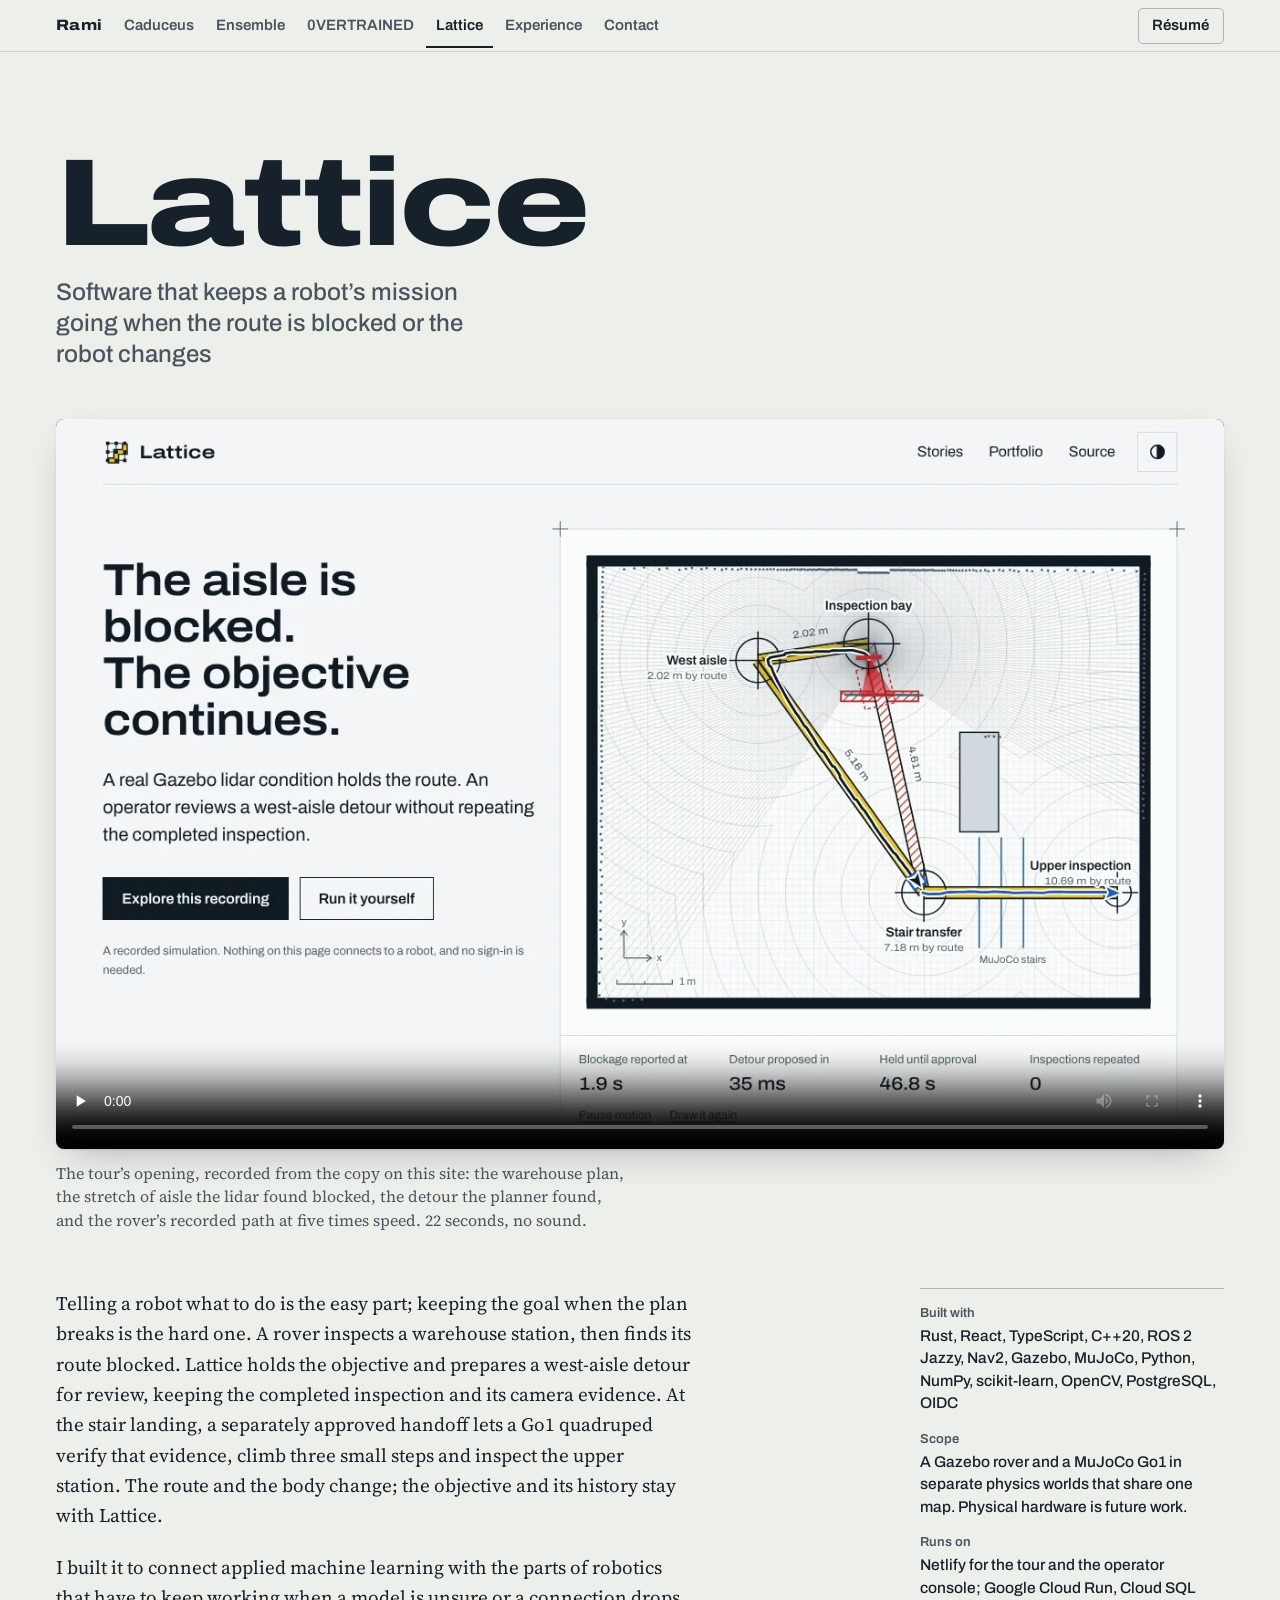
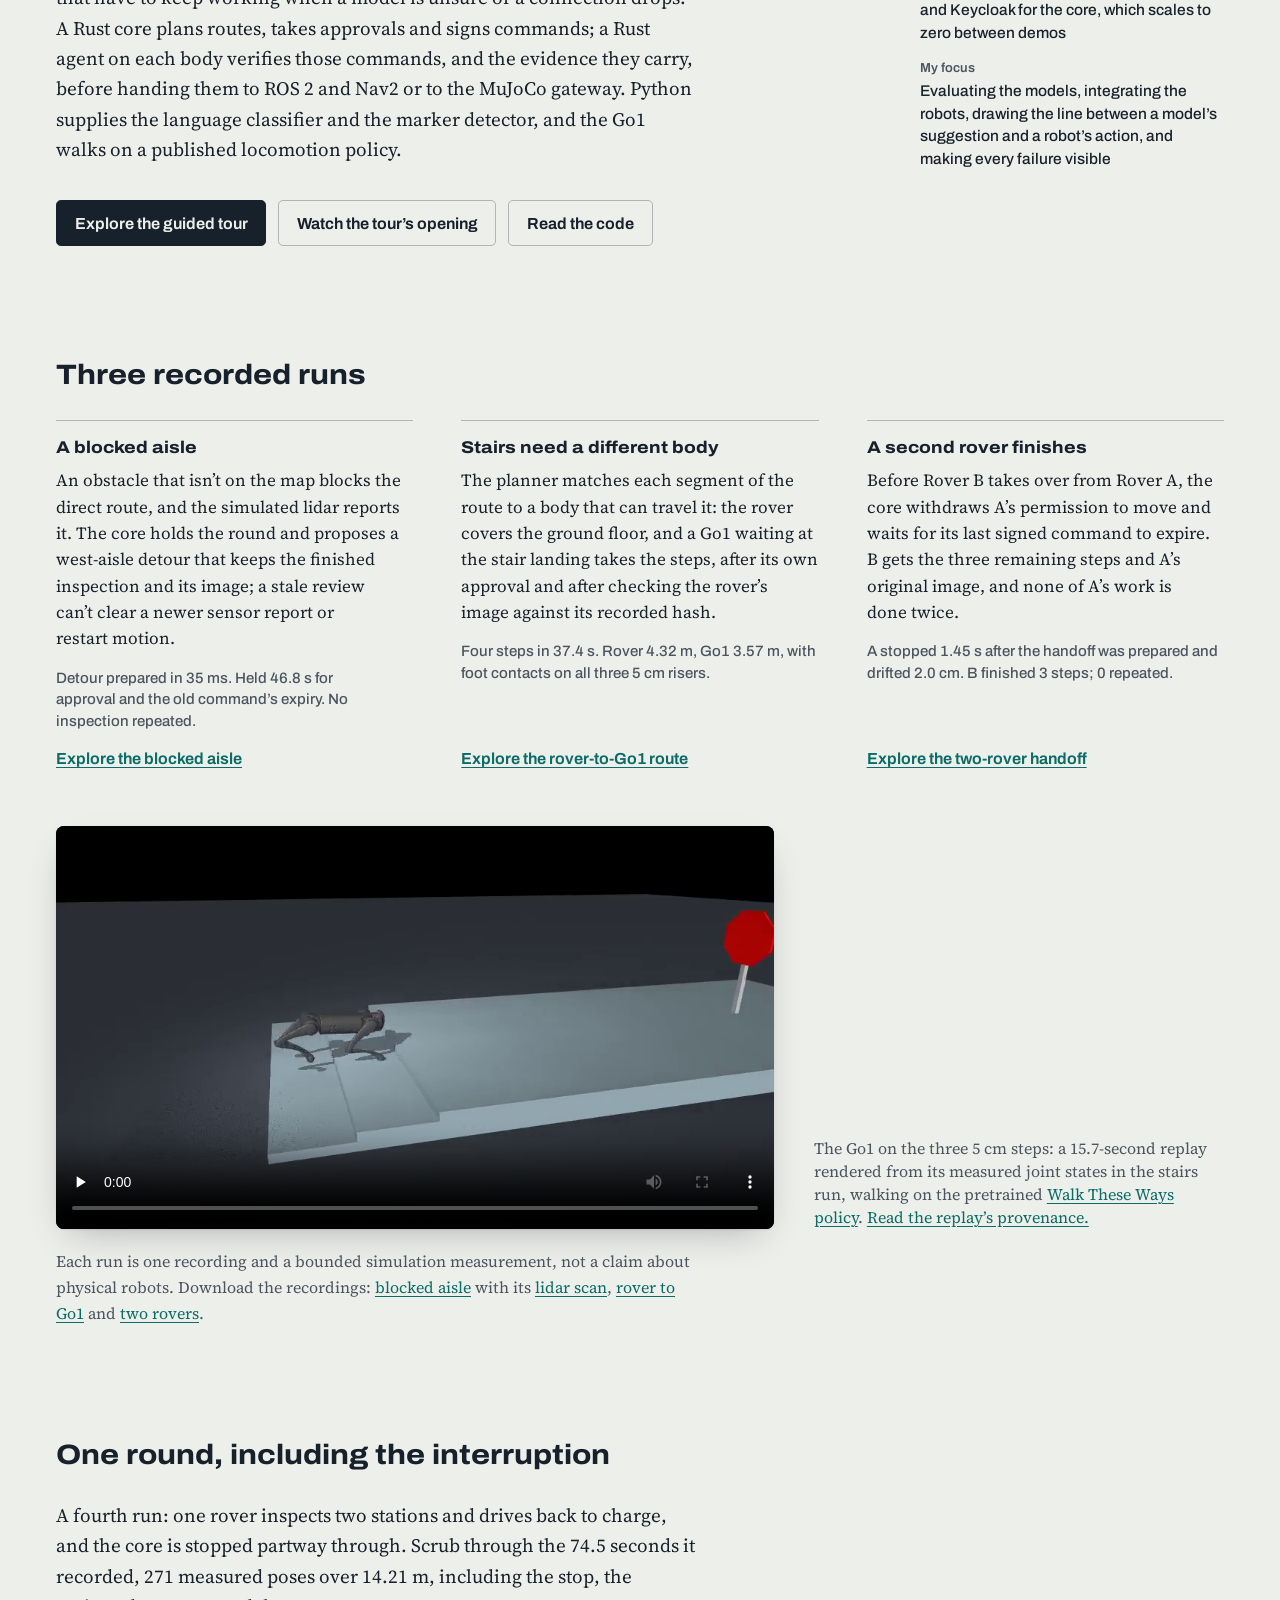
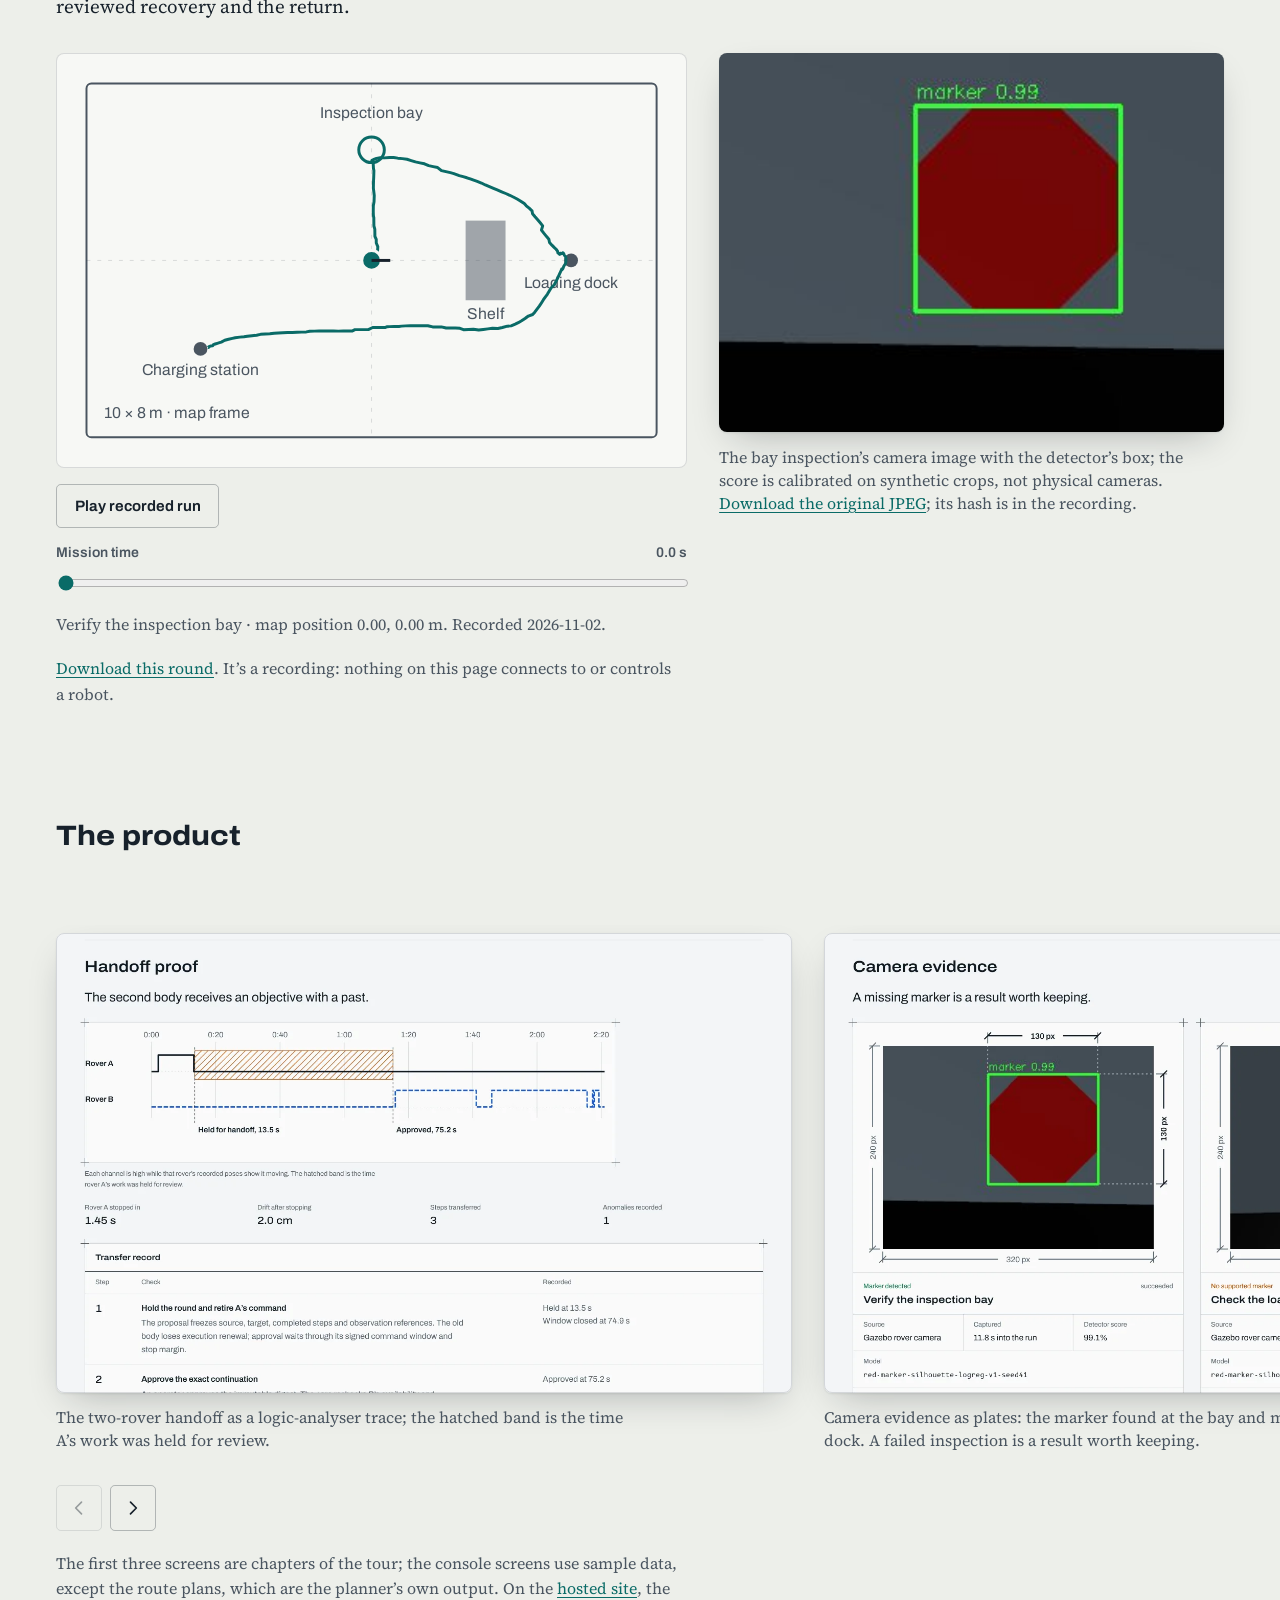
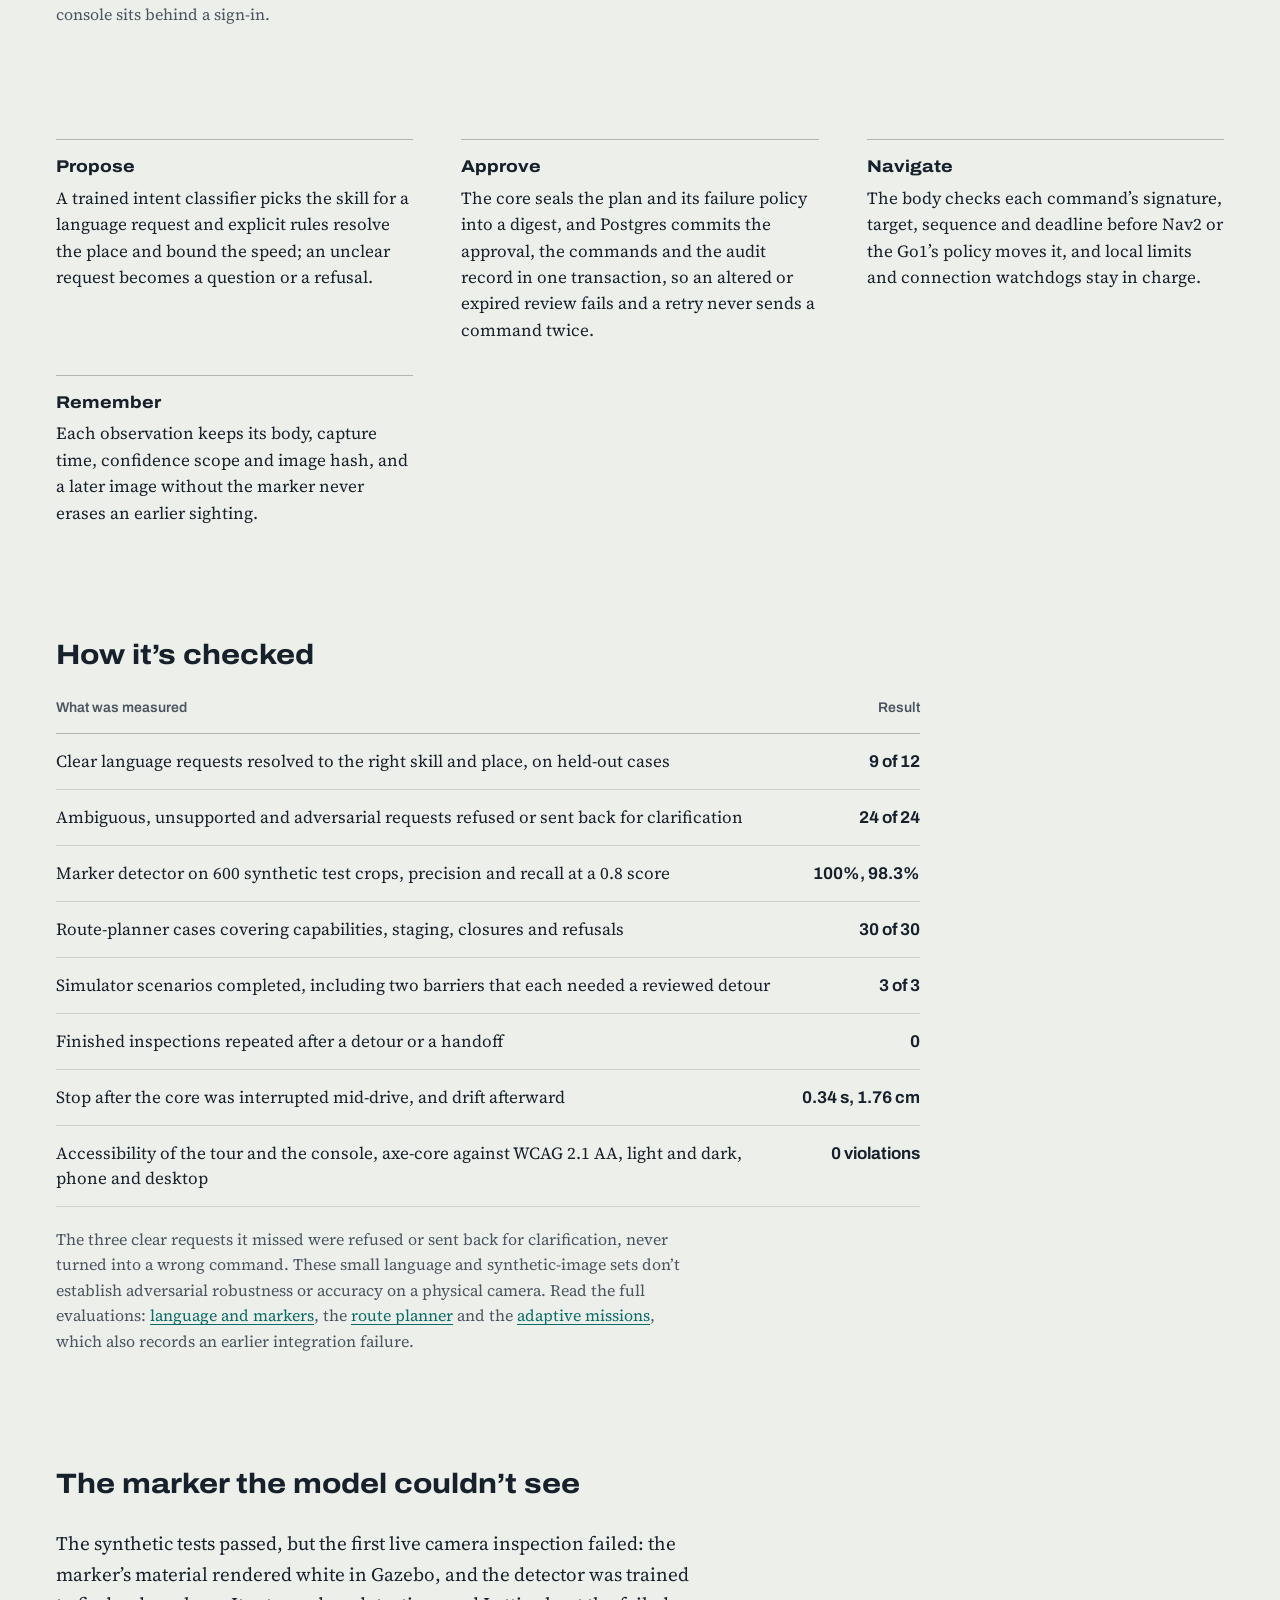
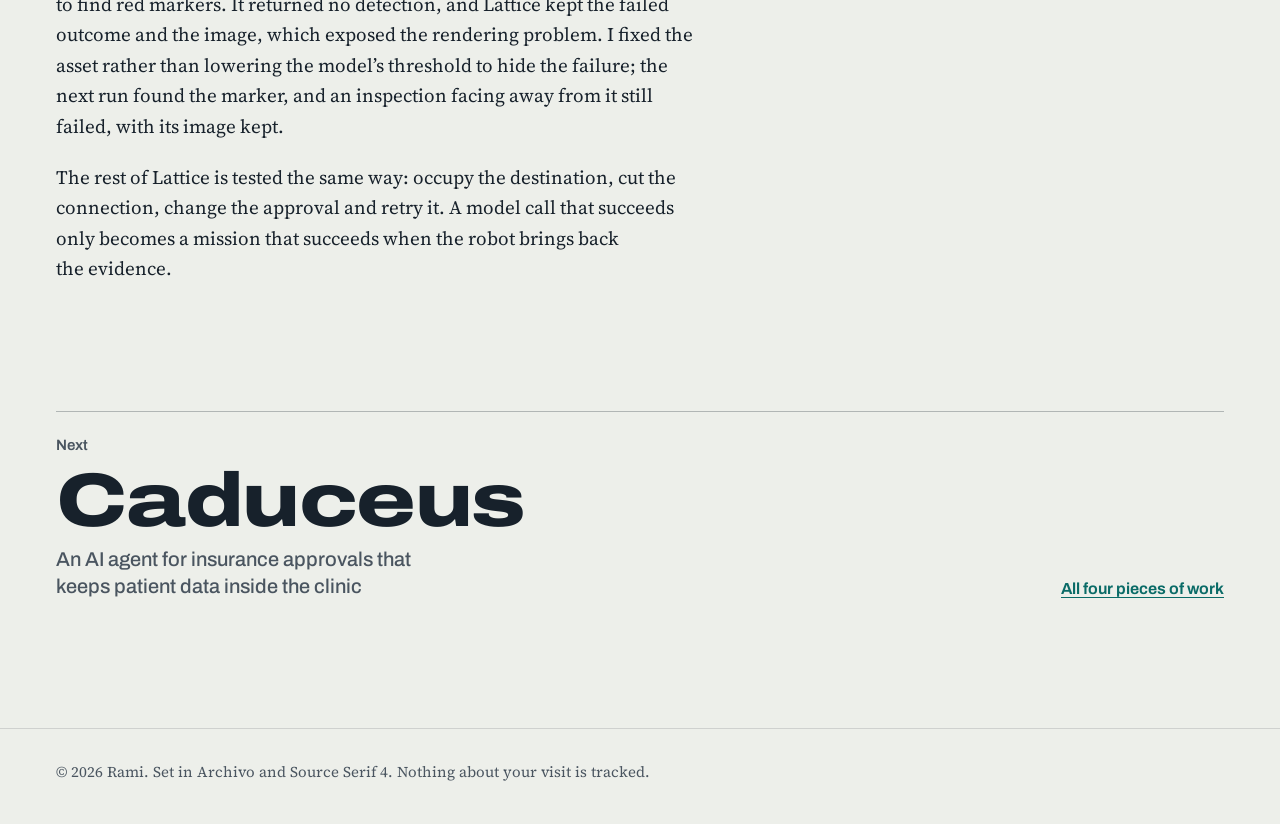
<file: work/lattice/index.html>
<!doctype html>
<html lang="en">
<head>
  <meta charset="utf-8">
  <meta name="viewport" content="width=device-width, initial-scale=1, viewport-fit=cover">
  <title>Lattice: robot missions that keep their objective, by Rami</title>
  <meta name="description" content="Lattice holds a robot mission’s objective when the route is blocked or the body has to change: a rover’s detour is reviewed, a quadruped takes the stairs, and no finished inspection is repeated. The robots are simulated, and every run is recorded.">
  <meta name="theme-color" content="#edefea" media="(prefers-color-scheme: light)">
  <meta name="theme-color" content="#0d131a" media="(prefers-color-scheme: dark)">
  <meta name="color-scheme" content="light dark">
  <link rel="canonical" href="https://0vertrained.github.io/work/lattice/">
  <link rel="icon" href="../../assets/img/favicon.svg" type="image/svg+xml">
  <meta property="og:type" content="article">
  <meta property="og:url" content="https://0vertrained.github.io/work/lattice/">
  <meta property="og:title" content="Lattice: software that keeps a robot’s mission going when the route is blocked or the robot changes">
  <meta property="og:description" content="A case study by Rami: three recorded runs in simulation, the operator console, and how the models were evaluated.">
  <meta property="og:image" content="https://0vertrained.github.io/assets/img/share/lattice.jpg">
  <meta property="og:image:width" content="1200">
  <meta property="og:image:height" content="630">
  <meta property="og:image:alt" content="The Lattice tour’s opening: a warehouse plan with a blocked aisle and the detour the planner found.">
  <meta name="twitter:card" content="summary_large_image">
  <link rel="preload" href="../../assets/fonts/archivo.woff2" as="font" type="font/woff2" crossorigin>
  <link rel="preload" href="../../assets/fonts/source-serif-4.woff2" as="font" type="font/woff2" crossorigin>
  <link rel="stylesheet" href="../../assets/css/site.css">
  <script>document.documentElement.classList.add("js")</script>
  <noscript><style>
    .walkthrough--aside video { background: url("../../lattice/demo/capability-quadruped.poster.png") center / cover; }
  </style></noscript>
  <script type="module" src="../../assets/js/main.js"></script>
</head>
<body class="page">
  <a class="skip" href="#main">Skip to the case study</a>

  <nav class="sitebar" data-sitebar aria-label="Rami’s work">
    <ul class="sitebar__links">
      <li><a class="sitebar__home" href="../../">Rami</a></li>
      <li><a href="../caduceus/" translate="no">Caduceus</a></li>
      <li><a href="../ensemble/" translate="no">Ensemble</a></li>
      <li><a href="../overtrained/" translate="no">0VERTRAINED</a></li>
      <li><a href="../lattice/" translate="no" aria-current="page">Lattice</a></li>
      <li><a href="../../#experience">Experience</a></li>
      <li><a href="../../#contact">Contact</a></li>
    </ul>
    <a class="sitebar__resume" href="../../assets/Rami-Martinez-resume.pdf" type="application/pdf">Résumé</a>
  </nav>

  <main id="main">
    <article class="project" id="lattice" aria-labelledby="lattice-title">
      <header class="project__head">
        <h1 class="project__title" id="lattice-title" translate="no">Lattice</h1>
        <p class="project__kind">Software that keeps a robot’s mission going when the route is blocked or the robot changes</p>
      </header>

      <figure class="walkthrough project__lead" id="lattice-recording">
        <video controls playsinline preload="none" poster="../../assets/img/lattice/tour-opening-poster.webp" width="1280" height="800" aria-label="Recording of the Lattice tour’s opening on the blocked aisle">
          <source src="../../assets/video/lattice-tour-opening.mp4" type="video/mp4">
          <a href="../../assets/video/lattice-tour-opening.mp4">Download the recording</a>.
        </video>
        <figcaption>The tour’s opening, recorded from the copy on this site: the warehouse plan, the stretch of aisle the lidar found blocked, the detour the planner found, and the rover’s recorded path at five times speed. 22 seconds, no sound.</figcaption>
      </figure>

      <div class="project__body">
        <div class="project__main">
          <div class="prose">
            <p>Telling a robot what to do is the easy part; keeping the goal when the plan breaks is the hard one. A rover inspects a warehouse station, then finds its route blocked. Lattice holds the objective and prepares a west-aisle detour for review, keeping the completed inspection and its camera evidence. At the stair landing, a separately approved handoff lets a Go1 quadruped verify that evidence, climb three small steps and inspect the upper station. The route and the body change; the objective and its history stay with Lattice.</p>
            <p>I built it to connect applied machine learning with the parts of robotics that have to keep working when a model is unsure or a connection drops. A Rust core plans routes, takes approvals and signs commands; a Rust agent on each body verifies those commands, and the evidence they carry, before handing them to ROS&nbsp;2 and Nav2 or to the MuJoCo gateway. Python supplies the language classifier and the marker detector, and the Go1 walks on a published locomotion policy.</p>
          </div>
          <ul class="actions">
            <li><a class="button button--primary" href="../../lattice/#adaptive">Explore the guided tour</a></li>
            <li><a class="button" href="#lattice-recording">Watch the tour’s opening</a></li>
            <li><a class="button" href="https://github.com/0vertrained/Lattice">Read the code</a></li>
          </ul>
        </div>
        <dl class="facts">
          <div><dt>Built with</dt><dd>Rust, React, TypeScript, C++20, ROS 2 Jazzy, Nav2, Gazebo, MuJoCo, Python, NumPy, scikit-learn, OpenCV, PostgreSQL, OIDC</dd></div>
          <div><dt>Scope</dt><dd>A Gazebo rover and a MuJoCo Go1 in separate physics worlds that share one map. Physical hardware is future work.</dd></div>
          <div><dt>Runs on</dt><dd>Netlify for the tour and the operator console; Google Cloud Run, Cloud SQL and Keycloak for the core, which scales to zero between demos</dd></div>
          <div><dt>My focus</dt><dd>Evaluating the models, integrating the robots, drawing the line between a model’s suggestion and a robot’s action, and making every failure visible</dd></div>
        </dl>
      </div>

      <section class="product" aria-labelledby="lattice-title lattice-runs-title">
        <h2 class="section-title" id="lattice-runs-title">Three recorded runs</h2>
        <ul class="runs">
          <li>
            <h3>A blocked aisle</h3>
            <p>An obstacle that isn’t on the map blocks the direct route, and the simulated lidar reports it. The core holds the round and proposes a west-aisle detour that keeps the finished inspection and its image; a stale review can’t clear a newer sensor report or restart motion.</p>
            <p class="runs__measured">Detour prepared in 35&nbsp;ms. Held 46.8&nbsp;s for approval and the old command’s expiry. No inspection repeated.</p>
            <a href="../../lattice/#adaptive">Explore the blocked aisle</a>
          </li>
          <li>
            <h3>Stairs need a different body</h3>
            <p>The planner matches each segment of the route to a body that can travel it: the rover covers the ground floor, and a Go1 waiting at the stair landing takes the steps, after its own approval and after checking the rover’s image against its recorded hash.</p>
            <p class="runs__measured">Four steps in 37.4&nbsp;s. Rover 4.32&nbsp;m, Go1 3.57&nbsp;m, with foot contacts on all three 5&nbsp;cm risers.</p>
            <a href="../../lattice/#capability">Explore the rover-to-Go1 route</a>
          </li>
          <li>
            <h3>A second rover finishes</h3>
            <p>Before Rover&nbsp;B takes over from Rover&nbsp;A, the core withdraws A’s permission to move and waits for its last signed command to expire. B gets the three remaining steps and A’s original image, and none of A’s work is done twice.</p>
            <p class="runs__measured">A stopped 1.45&nbsp;s after the handoff was prepared and drifted 2.0&nbsp;cm. B finished 3 steps; 0 repeated.</p>
            <a href="../../lattice/#handoff">Explore the two-rover handoff</a>
          </li>
        </ul>
        <figure class="walkthrough walkthrough--aside">
          <video controls playsinline preload="none" data-poster="../../lattice/demo/capability-quadruped.poster.png" width="960" height="540" aria-label="External-camera replay of the Go1’s measured joint states as it climbs the three simulated steps">
            <source src="../../lattice/demo/capability-quadruped.mp4" type="video/mp4">
            <a href="../../lattice/demo/capability-quadruped.mp4">Download the Go1 replay.</a>
          </video>
          <figcaption>The Go1 on the three 5&nbsp;cm steps: a 15.7-second replay rendered from its measured joint states in the stairs run, walking on the pretrained <a href="https://github.com/0vertrained/Lattice/blob/main/simulation/quadruped/THIRD_PARTY.md">Walk These Ways policy</a>. <a href="../../lattice/demo/capability-quadruped.provenance.json" download>Read the replay’s provenance.</a></figcaption>
        </figure>
        <p class="note">Each run is one recording and a bounded simulation measurement, not a claim about physical robots. Download the recordings: <a href="../../lattice/demo/adaptive-route.json" download>blocked aisle</a> with its <a href="../../lattice/demo/adaptive-blockage-scan.json" download>lidar scan</a>, <a href="../../lattice/demo/capability-route.json" download>rover to Go1</a> and <a href="../../lattice/demo/handoff.json" download>two rovers</a>.</p>
      </section>

      <section class="product" id="lattice-run" aria-labelledby="lattice-title lattice-execution-title">
        <h2 class="section-title" id="lattice-execution-title">One round, including the interruption</h2>
        <p class="prose">A fourth run: one rover inspects two stations and drives back to charge, and the core is stopped partway through. Scrub through the 74.5 seconds it recorded, 271 measured poses over 14.21&nbsp;m, including the stop, the reviewed recovery and the return.</p>
        <div class="lattice-evidence" data-lattice-replay>
          <figure class="walkthrough lattice-replay">
            <svg viewBox="0 0 640 420" role="img" aria-label="Warehouse map showing the recorded rover path between two inspection stations and the charging station">
              <rect x="30" y="30" width="580" height="360" rx="5" class="lattice-map__floor"/>
              <path d="M320 30V390M30 210H610" class="lattice-map__grid"/>
              <rect x="415.7" y="169.5" width="40.6" height="81" class="lattice-map__shelf"/>
              <text x="436" y="270" text-anchor="middle" class="lattice-map__label">Shelf</text>
              <circle cx="320" cy="97.5" r="13" class="lattice-map__goal"/>
              <text x="320" y="65" text-anchor="middle" class="lattice-map__label">Inspection bay</text>
              <circle cx="523" cy="210" r="7" class="lattice-map__dock"/>
              <text x="523" y="238" text-anchor="middle" class="lattice-map__label">Loading dock</text>
              <circle cx="146" cy="300" r="7" class="lattice-map__dock"/><text x="146" y="327" text-anchor="middle" class="lattice-map__label">Charging station</text>
              <text x="48" y="370" class="lattice-map__label">10 × 8 m · map frame</text>
              <polyline points="" class="lattice-map__path" data-lattice-path/>
              <g data-lattice-rover visibility="hidden"><circle r="10" class="lattice-map__rover"/><path d="M0 0L19 0" class="lattice-map__heading"/></g>
            </svg>
            <div class="lattice-replay__controls" hidden data-lattice-controls>
              <button type="button" class="button button--quiet" data-lattice-play aria-pressed="false">Play recorded run</button>
              <label for="lattice-time">Mission time <output id="lattice-clock" for="lattice-time">0.0 s</output></label>
              <input id="lattice-time" type="range" min="0" max="1" value="0" step="1" aria-describedby="lattice-replay-state" data-lattice-time>
            </div>
            <figcaption id="lattice-replay-state" data-lattice-state>Recorded telemetry loads when JavaScript is available. The camera image and the downloads below work without it.</figcaption>
          </figure>
          <figure class="walkthrough lattice-camera">
            <img src="../../assets/img/lattice/round-1.jpg" width="320" height="240" loading="lazy" decoding="async" alt="Actual Gazebo camera image with a detected red octagonal safety marker outlined in green">
            <figcaption>The bay inspection’s camera image with the detector’s box; the score is calibrated on synthetic crops, not physical cameras. <a href="../../assets/img/lattice/round-1.jpg" download>Download the original JPEG</a>; its hash is in the recording.</figcaption>
          </figure>
        </div>
        <p class="note"><a href="../../assets/data/lattice-round.json" download>Download this round</a>. It’s a recording: nothing on this page connects to or controls a robot.</p>
      </section>

      <section class="product" aria-labelledby="lattice-title lattice-product">
        <h2 class="section-title" id="lattice-product">The product</h2>
        <div class="screens" data-screens>
          <ul class="screens__list" tabindex="0" aria-label="Lattice screens. Scroll sideways for more.">
            <li><figure><img src="../../assets/img/lattice/tour-handoff-proof.webp" width="1440" height="900" loading="lazy" decoding="async" alt="A two-channel timing trace for Rover A and Rover B over 2 minutes 20 seconds. A hatched band marks Rover A’s work held for handoff from 13.5 seconds until the approval at 75.2 seconds, with the readouts and the transfer record below."><figcaption>The two-rover handoff as a logic-analyser trace; the hatched band is the time A’s work was held for review.</figcaption></figure></li>
            <li><figure><img src="../../assets/img/lattice/tour-camera-evidence.webp" width="1440" height="900" loading="lazy" decoding="async" alt="Two evidence plates side by side: the bay image with a red octagonal marker detected at 99.1%, and the loading-dock image with no marker, each with its source, capture time, detector score and model."><figcaption>Camera evidence as plates: the marker found at the bay and missing at the dock. A failed inspection is a result worth keeping.</figcaption></figure></li>
            <li><figure><img src="../../assets/img/lattice/tour-restart-ladder.webp" width="1440" height="900" loading="lazy" decoding="async" alt="Restart recovery drawn as a relay ladder in the dark theme: three rungs, motion lease, hold and review, with the running state at 33.2 seconds selected."><figcaption>Restart recovery as a relay ladder: three interlocks, stepped through the moments the run recorded.</figcaption></figure></li>
            <li><figure><img src="../../assets/img/lattice/console-fleet.webp" width="1440" height="900" loading="lazy" decoding="async" alt="The operator console’s Fleet section: plates for a warehouse rover and a stair quadruped online and a spare rover offline, each with a heartbeat trace, battery gauge, pose and capabilities, above a 3D view of the warehouse."><figcaption>The operator console opens on the fleet: each body’s heartbeat, battery and last reported pose.</figcaption></figure></li>
            <li><figure><img src="../../assets/img/lattice/console-route-search.webp" width="1440" height="900" loading="lazy" decoding="async" alt="The capability route planner: a warehouse map with the selected route in yellow from the inspection bay to the stair transfer and up the stairs, and the west-aisle route the planner reached but ranked lower drawn in gray."><figcaption>The route planner draws its own search: the route it chose, the one it ranked lower, and where the quadruped takes over.</figcaption></figure></li>
            <li><figure><img src="../../assets/img/lattice/console-replan.webp" width="1440" height="900" loading="lazy" decoding="async" alt="The review of the remaining route after a blockage: one completed step kept, four remaining steps, one retained observation, and a map with the reported blocked segment hatched in red and the west-aisle detour in yellow."><figcaption>After a blockage, the review keeps the finished step and its image and needs a fresh approval.</figcaption></figure></li>
            <li><figure><img src="../../assets/img/lattice/console-ledger.webp" width="1440" height="900" loading="lazy" decoding="async" alt="The audit ledger in the dark theme: records newest first, each with its short hash and the hash it follows, the event, its object and who acted, joined by a chain line down the margin and marked Chain verified."><figcaption>The audit log as a ledger: each record carries the hash of the one before it, and the core rechecks every link.</figcaption></figure></li>
          </ul>
          <div class="screens__controls">
            <button type="button" class="button button--icon" data-screens-prev aria-label="Previous screen"><svg viewBox="0 0 24 24" aria-hidden="true" focusable="false"><path d="M15 5l-7 7 7 7"/></svg></button>
            <button type="button" class="button button--icon" data-screens-next aria-label="Next screen"><svg viewBox="0 0 24 24" aria-hidden="true" focusable="false"><path d="M9 5l7 7-7 7"/></svg></button>
          </div>
        </div>
        <p class="note">The first three screens are chapters of the tour; the console screens use sample data, except the route plans, which are the planner’s own output. On the <a href="https://lattice-robotics.netlify.app/">hosted site</a>, the console sits behind a sign-in.</p>
      </section>

      <dl class="features" aria-label="How a Lattice mission runs">
        <div><dt>Propose</dt><dd>A trained intent classifier picks the skill for a language request and explicit rules resolve the place and bound the speed; an unclear request becomes a question or a refusal.</dd></div>
        <div><dt>Approve</dt><dd>The core seals the plan and its failure policy into a digest, and Postgres commits the approval, the commands and the audit record in one transaction, so an altered or expired review fails and a retry never sends a command twice.</dd></div>
        <div><dt>Navigate</dt><dd>The body checks each command’s signature, target, sequence and deadline before Nav2 or the Go1’s policy moves it, and local limits and connection watchdogs stay in charge.</dd></div>
        <div><dt>Remember</dt><dd>Each observation keeps its body, capture time, confidence scope and image hash, and a later image without the marker never erases an earlier sighting.</dd></div>
      </dl>

      <section class="evidence" aria-labelledby="lattice-title lattice-results-title">
        <h2 class="section-title" id="lattice-results-title">How it’s checked</h2>
        <table class="scorecard">
          <thead><tr><th scope="col">What was measured</th><th scope="col">Result</th></tr></thead>
          <tbody>
            <tr><th scope="row">Clear language requests resolved to the right skill and place, on held-out cases</th><td>9 of 12</td></tr>
            <tr><th scope="row">Ambiguous, unsupported and adversarial requests refused or sent back for clarification</th><td>24 of 24</td></tr>
            <tr><th scope="row">Marker detector on 600 synthetic test crops, precision and recall at a 0.8 score</th><td>100%, 98.3%</td></tr>
            <tr><th scope="row">Route-planner cases covering capabilities, staging, closures and refusals</th><td>30 of 30</td></tr>
            <tr><th scope="row">Simulator scenarios completed, including two barriers that each needed a reviewed detour</th><td>3 of 3</td></tr>
            <tr><th scope="row">Finished inspections repeated after a detour or a handoff</th><td>0</td></tr>
            <tr><th scope="row">Stop after the core was interrupted mid-drive, and drift afterward</th><td>0.34&nbsp;s, 1.76&nbsp;cm</td></tr>
            <tr><th scope="row">Accessibility of the tour and the console, axe-core against WCAG 2.1 AA, light and dark, phone and desktop</th><td>0 violations</td></tr>
          </tbody>
        </table>
        <p class="note">The three clear requests it missed were refused or sent back for clarification, never turned into a wrong command. These small language and synthetic-image sets don’t establish adversarial robustness or accuracy on a physical camera. Read the full evaluations: <a href="../../assets/data/lattice-evaluation.json" download>language and markers</a>, the <a href="https://github.com/0vertrained/Lattice/blob/main/evaluation/adaptive-planner-2026-11-02.json">route planner</a> and the <a href="https://github.com/0vertrained/Lattice/blob/main/evaluation/adaptive-missions-2026-11-02.json">adaptive missions</a>, which also records an earlier integration failure.</p>
      </section>

      <section class="lesson" aria-labelledby="lattice-lesson">
        <h2 class="section-title" id="lattice-lesson">The marker the model couldn’t see</h2>
        <div class="prose">
          <p>The synthetic tests passed, but the first live camera inspection failed: the marker’s material rendered white in Gazebo, and the detector was trained to find red markers. It returned no detection, and Lattice kept the failed outcome and the image, which exposed the rendering problem. I fixed the asset rather than lowering the model’s threshold to hide the failure; the next run found the marker, and an inspection facing away from it still failed, with its image kept.</p>
          <p>The rest of Lattice is tested the same way: occupy the destination, cut the connection, change the approval and retry it. A model call that succeeds only becomes a mission that succeeds when the robot brings back the evidence.</p>
        </div>
      </section>
    </article>

    <nav class="onward" aria-label="More work">
      <a class="onward__next" href="../caduceus/">
        <span class="onward__label">Next</span>
        <span class="onward__name" translate="no">Caduceus</span>
        <span class="onward__what">An AI agent for insurance approvals that keeps patient data inside the clinic</span>
      </a>
      <a class="onward__all" href="../../#work">All four pieces of work</a>
    </nav>
  </main>

  <footer class="colophon">
    <p>© 2026 Rami. Set in Archivo and Source Serif&nbsp;4. Nothing about your visit is tracked.</p>
  </footer>
</body>
</html>
</file>
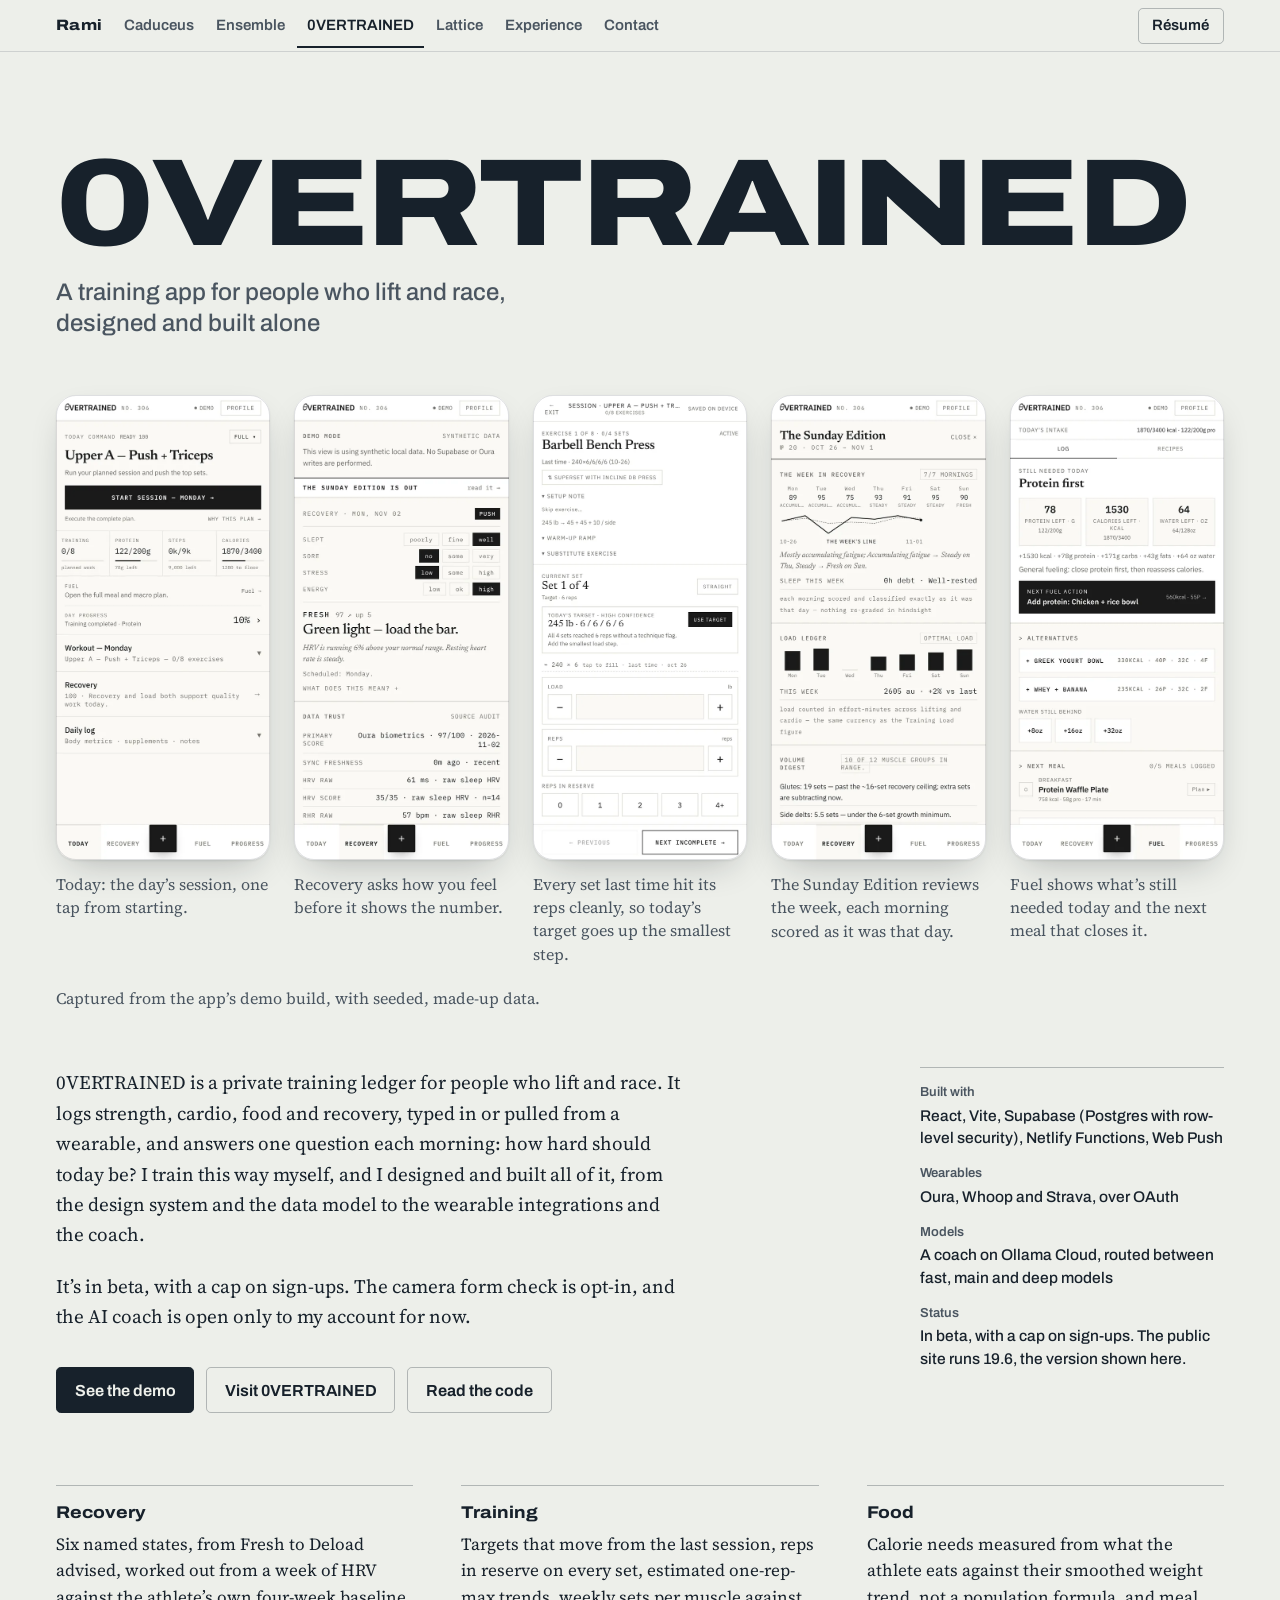
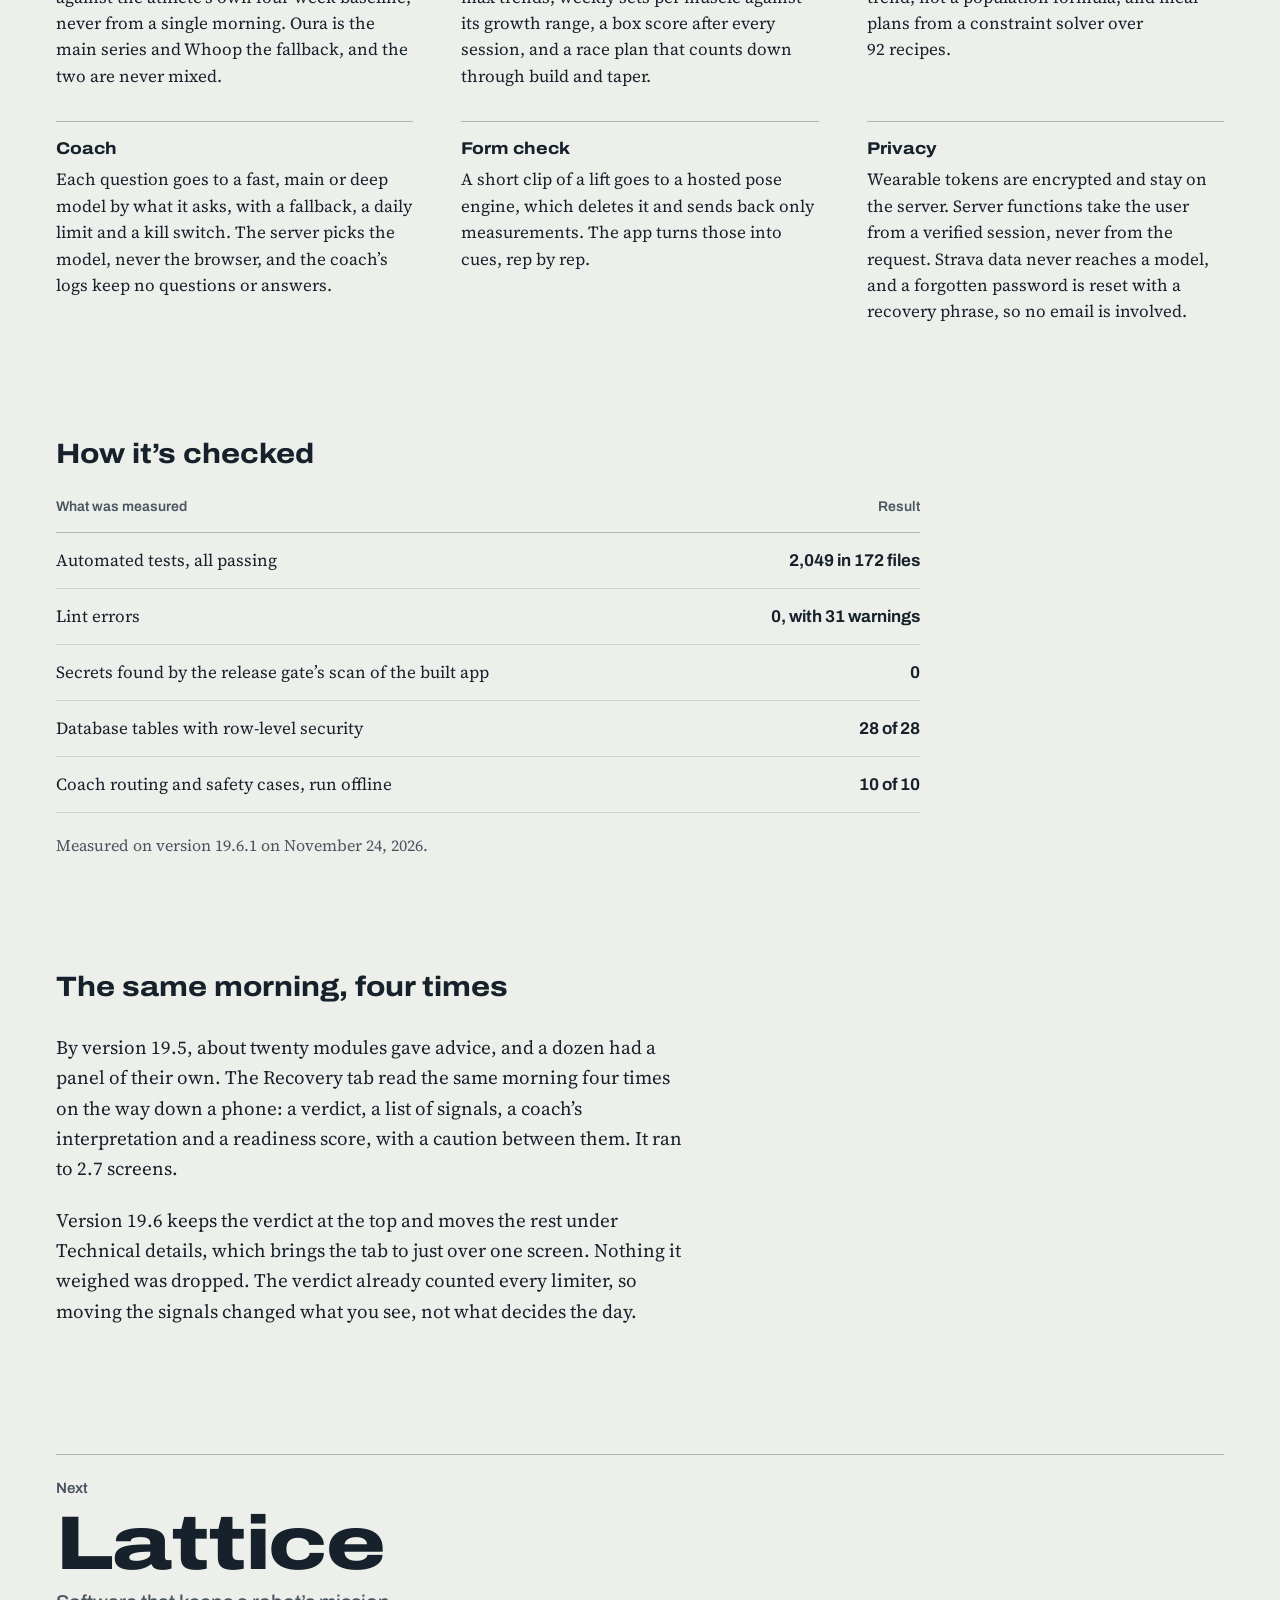
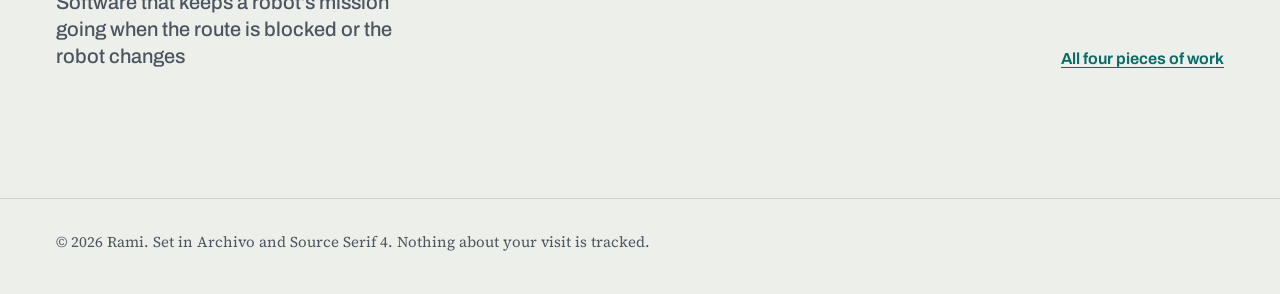
<file: work/overtrained/index.html>
<!doctype html>
<html lang="en">
<head>
  <meta charset="utf-8">
  <meta name="viewport" content="width=device-width, initial-scale=1, viewport-fit=cover">
  <title>0VERTRAINED: a training app for athletes, by Rami</title>
  <meta name="description" content="0VERTRAINED is a private training ledger for people who lift and race: strength, cardio, food and recovery, and one answer each morning to how hard today should be. Designed and built alone, with 2,049 automated tests and row-level security on all 28 tables.">
  <meta name="theme-color" content="#edefea" media="(prefers-color-scheme: light)">
  <meta name="theme-color" content="#0d131a" media="(prefers-color-scheme: dark)">
  <meta name="color-scheme" content="light dark">
  <link rel="canonical" href="https://0vertrained.github.io/work/overtrained/">
  <link rel="icon" href="../../assets/img/favicon.svg" type="image/svg+xml">
  <meta property="og:type" content="article">
  <meta property="og:url" content="https://0vertrained.github.io/work/overtrained/">
  <meta property="og:title" content="0VERTRAINED: a training app for people who lift and race, designed and built alone">
  <meta property="og:description" content="A case study by Rami: the product, how recovery and training are worked out, and how it is checked.">
  <meta property="og:image" content="https://0vertrained.github.io/assets/img/share/overtrained.jpg">
  <meta property="og:image:width" content="1200">
  <meta property="og:image:height" content="630">
  <meta property="og:image:alt" content="Three 0VERTRAINED screens on a phone: Today, Recovery and a session on the bench press.">
  <meta name="twitter:card" content="summary_large_image">
  <link rel="preload" href="../../assets/fonts/archivo.woff2" as="font" type="font/woff2" crossorigin>
  <link rel="preload" href="../../assets/fonts/source-serif-4.woff2" as="font" type="font/woff2" crossorigin>
  <link rel="stylesheet" href="../../assets/css/site.css">
  <script>document.documentElement.classList.add("js")</script>
  <script type="module" src="../../assets/js/main.js"></script>
</head>
<body class="page">
  <a class="skip" href="#main">Skip to the case study</a>

  <nav class="sitebar" data-sitebar aria-label="Rami’s work">
    <ul class="sitebar__links">
      <li><a class="sitebar__home" href="../../">Rami</a></li>
      <li><a href="../caduceus/" translate="no">Caduceus</a></li>
      <li><a href="../ensemble/" translate="no">Ensemble</a></li>
      <li><a href="../overtrained/" translate="no" aria-current="page">0VERTRAINED</a></li>
      <li><a href="../lattice/" translate="no">Lattice</a></li>
      <li><a href="../../#experience">Experience</a></li>
      <li><a href="../../#contact">Contact</a></li>
    </ul>
    <a class="sitebar__resume" href="../../assets/Rami-Martinez-resume.pdf" type="application/pdf">Résumé</a>
  </nav>

  <main id="main">
    <article class="project" id="overtrained" aria-labelledby="overtrained-title">
      <header class="project__head">
        <h1 class="project__title" id="overtrained-title" translate="no">0VERTRAINED</h1>
        <p class="project__kind">A training app for people who lift and race, designed and built alone</p>
      </header>

      <div class="project__lead">
        <ul class="phones" tabindex="0" aria-label="0VERTRAINED screens">
          <li><figure><img src="../../assets/img/overtrained/today.webp" width="540" height="1169" loading="lazy" decoding="async" alt="The Today screen on a Monday: Upper A, push and triceps, a Start session button, and protein, steps and calories so far."><figcaption>Today: the day’s session, one tap from starting.</figcaption></figure></li>
          <li><figure><img src="../../assets/img/overtrained/recovery.webp" width="540" height="1169" loading="lazy" decoding="async" alt="Recovery: the check-in taps above the verdict, Fresh at 97 and rising, and Green light, load the bar."><figcaption>Recovery asks how you feel before it shows the number.</figcaption></figure></li>
          <li><figure><img src="../../assets/img/overtrained/session.webp" width="540" height="1169" loading="lazy" decoding="async" alt="A session on barbell bench press: last time 240 pounds for four sets of six, and today’s target, 245, since every set reached six reps without a technique flag."><figcaption>Every set last time hit its reps cleanly, so today’s target goes up the smallest step.</figcaption></figure></li>
          <li><figure><img src="../../assets/img/overtrained/sunday-edition.webp" width="540" height="1169" loading="lazy" decoding="async" alt="The Sunday Edition: the week’s mornings with their recovery states, sleep debt, the load ledger and a volume digest."><figcaption>The Sunday Edition reviews the week, each morning scored as it was that day.</figcaption></figure></li>
          <li><figure><img src="../../assets/img/overtrained/fuel.webp" width="540" height="1169" loading="lazy" decoding="async" alt="Fuel: protein first, with 78 grams and 1,530 calories left today, and the next meal that closes the gap."><figcaption>Fuel shows what’s still needed today and the next meal that closes it.</figcaption></figure></li>
        </ul>
        <p class="note">Captured from the app’s demo build, with seeded, made-up data.</p>
      </div>

      <div class="project__body">
        <div class="project__main">
          <div class="prose">
            <p>0VERTRAINED is a private training ledger for people who lift and race. It logs strength, cardio, food and recovery, typed in or pulled from a wearable, and answers one question each morning: how hard should today be? I train this way myself, and I designed and built all of it, from the design system and the data model to the wearable integrations and the coach.</p>
            <p>It’s in beta, with a cap on sign-ups. The camera form check is opt-in, and the AI coach is open only to my account for now.</p>
          </div>
          <ul class="actions">
            <li><a class="button button--primary" href="https://0vertrained.netlify.app/#/demo">See the demo</a></li>
            <li><a class="button" href="https://0vertrained.netlify.app/"><span>Visit <span translate="no">0VERTRAINED</span></span></a></li>
            <li><a class="button" href="https://github.com/0vertrained/0vertrained.exe">Read the code</a></li>
          </ul>
        </div>
        <dl class="facts">
          <div><dt>Built with</dt><dd>React, Vite, Supabase (Postgres with row-level security), Netlify Functions, Web Push</dd></div>
          <div><dt>Wearables</dt><dd>Oura, Whoop and Strava, over OAuth</dd></div>
          <div><dt>Models</dt><dd>A coach on Ollama Cloud, routed between fast, main and deep models</dd></div>
          <div><dt>Status</dt><dd>In beta, with a cap on sign-ups. The public site runs 19.6, the version shown here.</dd></div>
        </dl>
      </div>

      <dl class="features">
        <div><dt>Recovery</dt><dd>Six named states, from Fresh to Deload advised, worked out from a week of HRV against the athlete’s own four-week baseline, never from a single morning. Oura is the main series and Whoop the fallback, and the two are never mixed.</dd></div>
        <div><dt>Training</dt><dd>Targets that move from the last session, reps in reserve on every set, estimated one-rep-max trends, weekly sets per muscle against its growth range, a box score after every session, and a race plan that counts down through build and taper.</dd></div>
        <div><dt>Food</dt><dd>Calorie needs measured from what the athlete eats against their smoothed weight trend, not a population formula, and meal plans from a constraint solver over 92&nbsp;recipes.</dd></div>
        <div><dt>Coach</dt><dd>Each question goes to a fast, main or deep model by what it asks, with a fallback, a daily limit and a kill switch. The server picks the model, never the browser, and the coach’s logs keep no questions or answers.</dd></div>
        <div><dt>Form check</dt><dd>A short clip of a lift goes to a hosted pose engine, which deletes it and sends back only measurements. The app turns those into cues, rep by rep.</dd></div>
        <div><dt>Privacy</dt><dd>Wearable tokens are encrypted and stay on the server. Server functions take the user from a verified session, never from the request. Strava data never reaches a model, and a forgotten password is reset with a recovery phrase, so no email is involved.</dd></div>
      </dl>

      <section class="evidence" aria-labelledby="overtrained-title overtrained-checked">
        <h2 class="section-title" id="overtrained-checked">How it’s checked</h2>
        <table class="scorecard">
          <thead>
            <tr><th scope="col">What was measured</th><th scope="col">Result</th></tr>
          </thead>
          <tbody>
            <tr><th scope="row">Automated tests, all passing</th><td>2,049 in 172 files</td></tr>
            <tr><th scope="row">Lint errors</th><td>0, with 31 warnings</td></tr>
            <tr><th scope="row">Secrets found by the release gate’s scan of the built app</th><td>0</td></tr>
            <tr><th scope="row">Database tables with row-level security</th><td>28 of 28</td></tr>
            <tr><th scope="row">Coach routing and safety cases, run offline</th><td>10 of 10</td></tr>
          </tbody>
        </table>
        <p class="note">Measured on version 19.6.1 on November 24, 2026.</p>
      </section>

      <section class="lesson" aria-labelledby="overtrained-lesson">
        <h2 class="section-title" id="overtrained-lesson">The same morning, four times</h2>
        <div class="prose">
          <p>By version 19.5, about twenty modules gave advice, and a dozen had a panel of their own. The Recovery tab read the same morning four times on the way down a phone: a verdict, a list of signals, a coach’s interpretation and a readiness score, with a caution between them. It ran to 2.7 screens.</p>
          <p>Version 19.6 keeps the verdict at the top and moves the rest under Technical details, which brings the tab to just over one screen. Nothing it weighed was dropped. The verdict already counted every limiter, so moving the signals changed what you see, not what decides the day.</p>
        </div>
      </section>
    </article>

    <nav class="onward" aria-label="More work">
      <a class="onward__next" href="../lattice/">
        <span class="onward__label">Next</span>
        <span class="onward__name" translate="no">Lattice</span>
        <span class="onward__what">Software that keeps a robot’s mission going when the route is blocked or the robot changes</span>
      </a>
      <a class="onward__all" href="../../#work">All four pieces of work</a>
    </nav>
  </main>

  <footer class="colophon">
    <p>© 2026 Rami. Set in Archivo and Source Serif&nbsp;4. Nothing about your visit is tracked.</p>
  </footer>
</body>
</html>
</file>
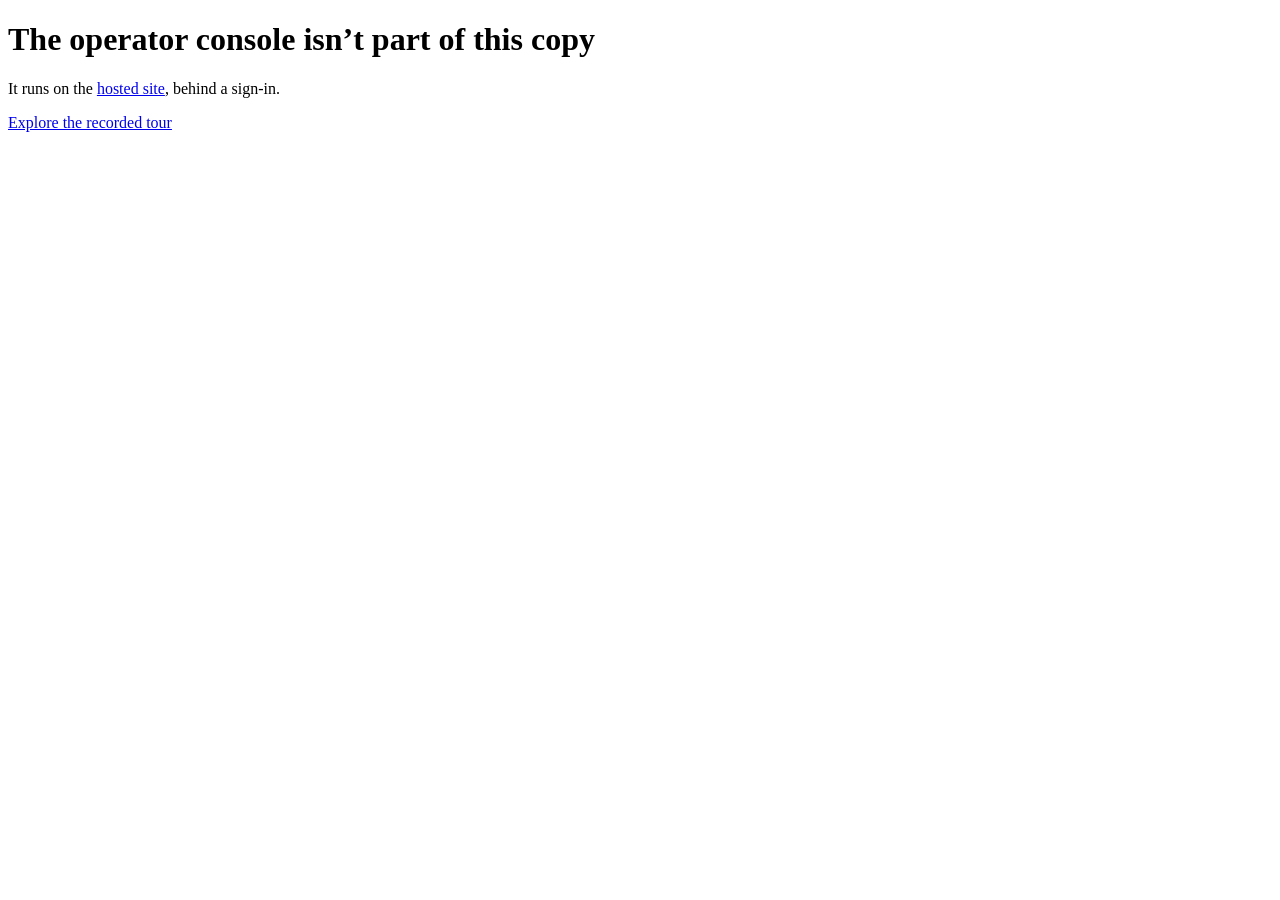
<file: lattice/operator.html>
<!doctype html><html lang="en"><meta charset="utf-8"><meta name="viewport" content="width=device-width, initial-scale=1"><title>Lattice operator console</title><main><h1>The operator console isn’t part of this copy</h1><p>It runs on the <a href="https://lattice-robotics.netlify.app/operator.html">hosted site</a>, behind a sign-in.</p><p><a href="./">Explore the recorded tour</a></p></main></html>
</file>
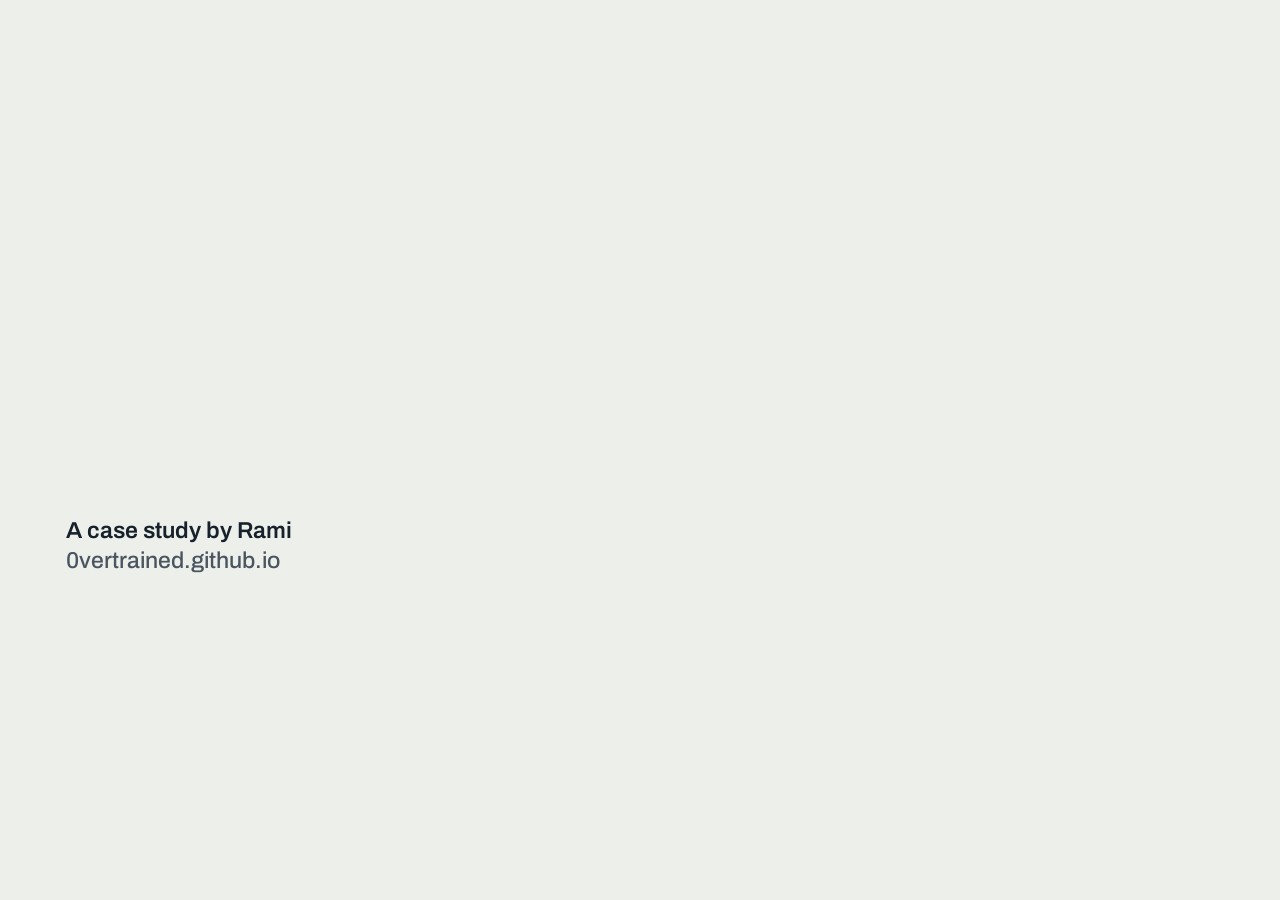
<file: tools/share/card.html>
<!doctype html>
<html lang="en">
<head>
  <meta charset="utf-8">
  <meta name="robots" content="noindex">
  <title>Share picture</title>
  <!-- The picture a link to a case study unfolds into: 1200 × 630, drawn by the browser from the site's own
       fonts and screenshots. build.cjs opens this page once per project and saves what it shows. -->
  <style>
    @font-face {
      font-family: "Archivo";
      src: url("../../assets/fonts/archivo.woff2") format("woff2");
      font-weight: 100 900;
      font-stretch: 62% 125%;
    }

    html,
    body {
      margin: 0;
    }

    body {
      position: relative;
      width: 1200px;
      height: 630px;
      overflow: hidden;
      background: #edefea;
      color: #17212b;
      font-family: "Archivo", sans-serif;
      -webkit-font-smoothing: antialiased;
    }

    /* One size for the four names, set so the longest, 0VERTRAINED, spans the card. */
    h1 {
      position: absolute;
      left: 64px;
      top: 52px;
      margin: 0;
      font-size: 112px;
      font-weight: 820;
      font-stretch: 125%;
      line-height: 0.92;
      letter-spacing: -0.022em;
      white-space: nowrap;
    }

    .kind {
      position: absolute;
      left: 66px;
      top: 196px;
      width: 430px;
      margin: 0;
      color: #4a5560;
      font-size: 31px;
      font-weight: 500;
      line-height: 1.24;
      text-wrap: balance;
    }

    .by {
      position: absolute;
      left: 66px;
      bottom: 54px;
      margin: 0;
      font-size: 23px;
      font-weight: 600;
      line-height: 1.3;
    }

    .by span {
      display: block;
      color: #4a5560;
      font-weight: 500;
    }

    /* The product runs off the right and bottom edges, so it is as large as the card allows. */
    .shot {
      position: absolute;
      left: 560px;
      top: 210px;
      width: 900px;
      border-radius: 14px 0 0 0;
      box-shadow: 0 2px 4px rgb(16 22 30 / 0.1), 0 30px 60px -20px rgb(16 22 30 / 0.45);
      outline: 1px solid rgb(23 33 43 / 0.14);
    }

    .phones {
      position: absolute;
      left: 560px;
      top: 206px;
      display: flex;
      gap: 26px;
    }

    .phones img {
      width: 190px;
      border-radius: 22px;
      background: #f8f7f3;
      box-shadow: 0 2px 4px rgb(16 22 30 / 0.1), 0 30px 60px -20px rgb(16 22 30 / 0.45);
      outline: 1px solid rgb(23 33 43 / 0.14);
    }
  </style>
</head>
<body>
  <h1 data-title></h1>
  <p class="kind" data-kind></p>
  <p class="by">A case study by Rami <span>0vertrained.github.io</span></p>
  <div data-product></div>
  <script>
    // ?title=…&kind=…&shots=<path from the site's root>[,<path>…][&width=<px>]; more than one shot is a row of
    // phone screens, and width sets how wide a single screenshot is drawn (900 unless given).
    const query = new URLSearchParams(location.search);
    document.querySelector("[data-title]").textContent = query.get("title") || "";
    document.querySelector("[data-kind]").textContent = query.get("kind") || "";
    const shots = (query.get("shots") || "").split(",").filter(Boolean);
    const product = document.querySelector("[data-product]");
    if (shots.length > 1) product.className = "phones";
    for (const path of shots) {
      const image = new Image();
      image.src = `../../${path}`;
      if (shots.length === 1) {
        image.className = "shot";
        if (query.get("width")) image.style.width = `${Number(query.get("width"))}px`;
      }
      product.append(image);
    }
  </script>
</body>
</html>
</file>
<file: assets/css/site.css>
@font-face {
  font-family: "Archivo";
  src: url("../fonts/archivo.woff2") format("woff2");
  font-weight: 100 900;
  font-stretch: 62% 125%;
  font-display: swap;
}

/* The same file, pinned to its widest, heaviest instance for the relief drawn on a canvas. */
@font-face {
  font-family: "Archivo Relief";
  src: url("../fonts/archivo.woff2") format("woff2");
  font-weight: 900;
  font-stretch: 125%;
  font-display: block;
}

@font-face {
  font-family: "Source Serif 4";
  src: url("../fonts/source-serif-4.woff2") format("woff2");
  font-weight: 200 900;
  font-style: normal;
  font-display: swap;
}

@font-face {
  font-family: "Source Serif 4";
  src: url("../fonts/source-serif-4-italic.woff2") format("woff2");
  font-weight: 200 900;
  font-style: italic;
  font-display: swap;
}

:root {
  color-scheme: light;
  --gypsum: #edefea;
  --surface: #f7f8f5;
  --ink: #17212b;
  --ink-soft: #4a5560;
  --rule: rgb(23 33 43 / 0.14);
  --rule-strong: rgb(23 33 43 / 0.28);
  --turquoise: #0a6b67;
  --turquoise-wash: rgb(10 107 103 / 0.1);
  --chamisa: #d9a21f;
  --found: rgb(217 162 31 / 0.38);
  --shadow: 0 1px 2px rgb(16 22 30 / 0.08), 0 14px 36px -14px rgb(16 22 30 / 0.3);
  --serif: "Source Serif 4", "Iowan Old Style", "Palatino Linotype", Georgia, serif;
  --sans: "Archivo", "Helvetica Neue", Arial, sans-serif;
  --gutter: clamp(1rem, 4.5vw, 3.5rem);
  --wide: 78rem;
  --measure: 40rem;
}

@media (prefers-color-scheme: dark) {
  :root {
    color-scheme: dark;
    --gypsum: #0d131a;
    --surface: #131b24;
    --ink: #e6eae4;
    --ink-soft: #a6afb7;
    --rule: rgb(230 234 228 / 0.14);
    --rule-strong: rgb(230 234 228 / 0.3);
    --turquoise: #5ec5bc;
    --turquoise-wash: rgb(94 197 188 / 0.14);
    --chamisa: #e8b84a;
    --found: rgb(232 184 74 / 0.3);
    --shadow: 0 1px 2px rgb(0 0 0 / 0.3), 0 16px 40px -16px rgb(0 0 0 / 0.7);
  }
}

*,
*::before,
*::after {
  box-sizing: border-box;
}

html {
  -webkit-text-size-adjust: 100%;
  text-size-adjust: 100%;
}

@media (prefers-reduced-motion: no-preference) {
  html {
    scroll-behavior: smooth;
  }
}

body {
  margin: 0;
  background: var(--gypsum);
  color: var(--ink);
  font: 400 1.1875rem/1.6 var(--serif);
  font-optical-sizing: auto;
  font-kerning: normal;
  -webkit-font-smoothing: antialiased;
  -moz-osx-font-smoothing: grayscale;
  -webkit-tap-highlight-color: transparent;
}

img,
video,
svg {
  display: block;
  max-width: 100%;
}

a {
  color: var(--turquoise);
  text-decoration-thickness: 1px;
  text-underline-offset: 0.2em;
}

a:hover {
  text-decoration-thickness: 2px;
}

:focus-visible {
  outline: 3px solid var(--turquoise);
  outline-offset: 3px;
}

h1,
h2,
h3,
h4 {
  text-wrap: balance;
}

p {
  text-wrap: pretty;
}

.skip {
  position: absolute;
  z-index: 10;
  left: 1rem;
  top: 1rem;
  padding: 0.75rem 1rem;
  background: var(--ink);
  color: var(--gypsum);
  font: 600 1rem var(--sans);
  text-decoration: none;
  transform: translateY(-200%);
}

.skip:focus-visible {
  transform: none;
}

/* The hero: the view east from the Plaza, lit as the sky over Santa Fe lights it now, with the name in plaster
   relief on a wall in front of it. Text over the wall and text over the sky each take the colour that reads
   best there, and keep a close halo as well as a wide one so they hold their contrast in the minutes when
   the scene behind them is mid-grey. */
.hero {
  --hero-ink: #131a21;
  --hero-soft: rgb(19 26 33 / 0.74);
  --hero-halo: rgb(226 224 217 / 0.4);
  --hero-halo-near: rgb(232 230 224 / 0.55);
  --sky-ink: #131a21;
  --sky-halo: rgb(226 228 232 / 0.35);
  --sky-halo-near: rgb(232 234 238 / 0.5);
  position: relative;
  isolation: isolate;
  height: min(100svh, 64rem);
  min-height: 36rem;
  overflow: hidden;
  background: #c8c6bf;
  color: var(--hero-ink);
}

.hero--dark {
  --hero-ink: #eef1ec;
  --hero-soft: rgb(238 241 236 / 0.78);
  --hero-halo: rgb(10 14 24 / 0.45);
  --hero-halo-near: rgb(10 14 24 / 0.55);
}

/* Without WebGL the plaster is a plain colour, so at night it darkens with the text it carries. */
.hero--dark:not(.hero--relief) {
  background: #2a2f3b;
}

.hero--sky-dark {
  --sky-ink: #eef1ec;
  --sky-halo: rgb(10 14 24 / 0.4);
  --sky-halo-near: rgb(10 14 24 / 0.5);
}

.hero__relief {
  position: absolute;
  inset: 0;
  width: 100%;
  height: 100%;
  opacity: 0;
  transition: opacity 1.2s ease;
}

.hero--relief .hero__relief {
  opacity: 1;
}

/* The tracking drawn over the view (track.js). It is decoration: the pointer passes through it. */
.hero__track {
  position: absolute;
  inset: 0;
  width: 100%;
  height: 100%;
  opacity: 0;
  pointer-events: none;
  transition: opacity 0.6s ease;
}

.hero--tracking .hero__track {
  opacity: 1;
}

.hero__flat {
  position: absolute;
  inset: 0 0 18% 0;
  display: grid;
  place-items: center;
  margin: 0;
  font: 900 clamp(4.5rem, 21vw, 19rem)/1 var(--sans);
  font-stretch: 125%;
  letter-spacing: 0.04em;
  color: #d9d8d1;
  transition: opacity 1.2s ease;
  pointer-events: none;
}

.hero--relief .hero__flat {
  opacity: 0;
}

.hero__nav {
  position: absolute;
  top: max(0.75rem, env(safe-area-inset-top));
  right: var(--gutter);
  display: flex;
  gap: 0.5rem;
}

.hero__nav a {
  display: inline-flex;
  align-items: center;
  min-height: 2.75rem;
  padding: 0 0.75rem;
  color: var(--sky-ink);
  font: 600 1rem var(--sans);
  font-stretch: 108%;
  text-decoration: none;
  text-shadow: 0 0 0.18em var(--sky-halo-near), 0 0 0.6em var(--sky-halo-near), 0 0 1.25rem var(--sky-halo);
}

.hero__nav a:hover {
  text-decoration: underline;
  text-decoration-thickness: 2px;
  text-underline-offset: 0.3em;
}

.hero__nav a:focus-visible {
  outline-color: var(--sky-ink);
}

.hero .sunpath__now:focus-visible,
.hero .sunpath__quiet:focus-visible {
  outline-color: var(--hero-ink);
}

.hero__label {
  position: absolute;
  left: var(--gutter);
  bottom: max(2.25rem, env(safe-area-inset-bottom));
  max-width: min(34rem, 44vw);
  text-shadow: 0 0 0.18em var(--hero-halo-near), 0 0 0.6em var(--hero-halo-near), 0 0 1.5rem var(--hero-halo);
}

.hero__name {
  margin: 0;
  font: 800 1.125rem/1.2 var(--sans);
  font-stretch: 116%;
  letter-spacing: 0.02em;
}

.hero__role {
  margin: 0.35rem 0 0.9rem;
  font: 650 clamp(1.75rem, 3.3vw, 2.875rem)/1.06 var(--sans);
  font-stretch: 110%;
  letter-spacing: -0.012em;
}

.hero__caption {
  margin: 0;
  min-height: 2.9em;
  color: var(--hero-soft);
  font: 400 1rem/1.45 var(--serif);
  font-variant-numeric: tabular-nums;
}

/* The hour control needs the script that moves the light; without it, it isn't shown. */
html:not(.js) .sunpath {
  display: none;
}

.sunpath {
  position: absolute;
  right: var(--gutter);
  bottom: max(2.25rem, env(safe-area-inset-bottom));
  width: min(36rem, 42vw);
  color: var(--hero-ink);
  container-type: inline-size;
}

.sunpath__track {
  position: relative;
  height: 4.75rem;
}

.sunpath__graph {
  position: absolute;
  inset: 0;
  width: 100%;
  height: 100%;
  overflow: visible;
  pointer-events: none;
}

.sunpath__horizon {
  stroke: var(--hero-soft);
  stroke-width: 1;
  stroke-dasharray: 2 5;
  vector-effect: non-scaling-stroke;
}

.sunpath__night,
.sunpath__day {
  fill: none;
  stroke-linejoin: round;
  vector-effect: non-scaling-stroke;
}

.sunpath__night {
  stroke: var(--hero-soft);
  stroke-width: 1.25;
  opacity: 0.55;
}

.sunpath__day {
  stroke: var(--hero-ink);
  stroke-width: 2;
}

.sunpath__marker {
  position: absolute;
  left: 50%;
  top: 50%;
  width: 1.25rem;
  height: 1.25rem;
  margin: -0.625rem 0 0 -0.625rem;
  border-radius: 50%;
  background: var(--chamisa);
  box-shadow: 0 0 0 3px rgb(255 248 230 / 0.5), 0 0 1.75rem 0.5rem rgb(242 184 50 / 0.6);
  pointer-events: none;
}

.sunpath__marker[data-below="true"] {
  background: transparent;
  border: 2px solid var(--hero-soft);
  box-shadow: none;
}

.sunpath__input {
  position: absolute;
  z-index: 1;
  inset: -0.5rem -0.75rem;
  width: calc(100% + 1.5rem);
  height: calc(100% + 1rem);
  margin: 0;
  opacity: 0;
  cursor: grab;
  touch-action: pan-y;
}

.sunpath__input:active {
  cursor: grabbing;
}

.sunpath__input:focus-visible ~ .sunpath__marker {
  outline: 3px solid var(--hero-ink);
  outline-offset: 4px;
}

.sunpath__tick {
  position: absolute;
  top: calc(var(--horizon, 50%) + 0.45rem);
  transform: translateX(-50%);
  color: var(--hero-soft);
  font: 500 0.8125rem/1 var(--sans);
  font-variant-numeric: tabular-nums;
  white-space: nowrap;
  pointer-events: none;
}

.sunpath__foot {
  display: flex;
  flex-wrap: wrap;
  align-items: center;
  justify-content: space-between;
  gap: 0.5rem 1rem;
  margin-top: 1.1rem;
  min-height: 2.75rem;
}

/* The hint gives way to the buttons beside it: it takes a second line before they leave the row. */
.sunpath__label {
  flex: 1 1 14rem;
  color: var(--hero-soft);
  font: 500 0.9375rem/1.3 var(--sans);
  text-wrap: balance;
  text-shadow: 0 0 0.18em var(--hero-halo-near), 0 0 0.6em var(--hero-halo-near), 0 0 1.25rem var(--hero-halo);
}

.sunpath__now {
  min-height: 2.75rem;
  padding: 0 1rem;
  border: 1.5px solid currentColor;
  border-radius: 0.25rem;
  background: transparent;
  color: var(--hero-ink);
  font: 600 0.9375rem var(--sans);
  cursor: pointer;
  touch-action: manipulation;
}

.sunpath__now:hover {
  background: var(--hero-ink);
  color: var(--hero-halo);
}

/* The buttons' row is kept whether or not a button is showing, so nothing moves when one comes or goes. */
.sunpath__buttons {
  display: flex;
  flex: none;
  align-items: center;
  gap: 0.25rem 0.75rem;
  min-height: 2.75rem;
}

/* Where the hint and both buttons will not sit side by side, the hint has a row to itself from the start. */
@container (max-width: 35.99rem) {
  .sunpath__label {
    flex-basis: 100%;
  }
}

/* A second, quieter control beside the first. */
.sunpath__quiet {
  min-height: 2.75rem;
  padding: 0 0.25rem;
  border: 0;
  background: none;
  color: var(--hero-soft);
  font: 500 0.9375rem var(--sans);
  text-decoration: underline;
  text-decoration-thickness: 1px;
  text-underline-offset: 0.25em;
  text-shadow: 0 0 0.18em var(--hero-halo-near), 0 0 0.6em var(--hero-halo-near), 0 0 1.25rem var(--hero-halo);
  cursor: pointer;
  touch-action: manipulation;
}

.sunpath__quiet:hover {
  color: var(--hero-ink);
}

.sunpath__quiet[hidden] {
  display: none;
}

.sunpath__now[hidden] {
  display: none;
}

@media (max-width: 47.99rem) {
  .hero {
    height: max(40rem, 100svh);
    max-height: 56rem;
  }

  .hero__flat {
    inset: 0 0 34% 0;
  }

  .hero__label {
    right: var(--gutter);
    bottom: 13.5rem;
    max-width: none;
  }

  .sunpath {
    left: var(--gutter);
    width: auto;
  }
}

/* A plate: the view alone, filling the window, with nothing of the page over it (see tools/sky). */
.hero--plate {
  height: 100svh;
  max-height: none;
}

.hero--plate .hero__nav,
.hero--plate .hero__track,
.hero--plate .hero__label,
.hero--plate .sunpath,
.hero--plate .hero__flat {
  display: none;
}

/* The document */

main {
  padding: 0 var(--gutter);
}

.intro {
  display: grid;
  gap: clamp(3rem, 6vw, 4.5rem);
  max-width: var(--wide);
  margin: clamp(4.5rem, 11vw, 9rem) auto clamp(5rem, 11vw, 8.5rem);
}

.intro__lede {
  max-width: 34ch;
  margin: 0;
  font: 400 clamp(1.375rem, 2.4vw, 2rem)/1.4 var(--serif);
  letter-spacing: -0.005em;
}

.intro__lede p {
  margin: 0;
}

.intro__lede p + p {
  margin-top: 0.7em;
}

/* Work, on the front page: for each project its product, what it is, three things that were measured, and the
   way in to its case study. */
.work {
  container-type: inline-size;
  max-width: var(--wide);
  margin: 0 auto clamp(6rem, 12vw, 9.5rem);
}

.work > p {
  max-width: var(--measure);
  margin: 0;
  font-size: clamp(1.1875rem, 1.8vw, 1.375rem);
}

/* A rule above each, as on the roles further down. In source order the name comes first, then the product,
   then the words, which is the order a phone shows them in. */
.piece {
  display: grid;
  gap: 1.5rem;
  margin-top: clamp(3.5rem, 7vw, 5.5rem);
  padding-top: 1.25rem;
  border-top: 1px solid var(--rule-strong);
}

.piece > * {
  min-width: 0;
}

.piece__head {
  container-type: inline-size;
}

/* One size for the four names, set so the longest, 0VERTRAINED, fits the column it shares with the words. */
.piece__title {
  margin: 0;
  font: 820 min(4rem, 10.4cqi)/0.95 var(--sans);
  font-stretch: 125%;
  letter-spacing: -0.02em;
}

.piece__title a {
  color: inherit;
  text-decoration: none;
}

.piece__title a:hover,
.piece__title a:focus-visible {
  text-decoration: underline;
  text-decoration-thickness: 0.07em;
  text-underline-offset: 0.12em;
}

.piece__kind {
  max-width: 34ch;
  margin: 0.75rem 0 0;
  color: var(--ink-soft);
  font: 500 clamp(1.0625rem, 1.6vw, 1.25rem)/1.35 var(--sans);
}

.piece__media {
  margin: 0;
}

.piece__phones {
  display: grid;
  grid-template-columns: repeat(3, minmax(0, 1fr));
  gap: clamp(0.6rem, 2.2cqi, 1.5rem);
  margin: 0;
  padding: 0;
  list-style: none;
}

.piece__phones img {
  width: 100%;
  height: auto;
  border-radius: clamp(0.6rem, 1.7cqi, 1.25rem);
  background: #f8f7f3;
  box-shadow: var(--shadow);
  outline: 1px solid var(--rule);
  outline-offset: -1px;
}

.piece__text > p {
  max-width: var(--measure);
  margin: 0;
  font-size: 1.0625rem;
  line-height: 1.55;
}

.piece__text > .piece__built {
  margin-top: 1rem;
  color: var(--ink-soft);
  font: 500 0.9375rem/1.45 var(--sans);
}

.piece .scorecard {
  max-width: none;
}

.piece .scorecard th,
.piece .scorecard td {
  padding: 0.7rem 0;
}

.piece .scorecard tbody th,
.piece .scorecard td {
  font-size: 1rem;
}

.piece .scorecard tbody th {
  padding-right: 1.5rem;
}

.piece .actions {
  margin-top: 0.5rem;
}

/* With room, the product and what was measured stand on the left, and the words and the ways in on the right. */
@container (min-width: 54rem) {
  .piece {
    grid-template-columns: minmax(0, 7fr) minmax(0, 5fr);
    grid-template-areas:
      "media head"
      "media text"
      "measured actions";
    grid-template-rows: auto 1fr auto;
    column-gap: clamp(2.5rem, 5cqi, 4.5rem);
  }

  .piece__head {
    grid-area: head;
  }

  .piece__media {
    grid-area: media;
  }

  .piece__text {
    grid-area: text;
  }

  .piece__measured {
    grid-area: measured;
    align-self: start;
  }

  .piece .actions {
    grid-area: actions;
    align-self: start;
    margin-top: 0;
  }
}

/* Each case study opens on its product, before a word of explanation. */
.project > .project__lead {
  margin: 0 0 clamp(2.5rem, 5vw, 3.5rem);
}

.project {
  container-type: inline-size;
  max-width: var(--wide);
  margin: 0 auto clamp(8rem, 18vw, 15rem);
  scroll-margin-top: 2rem;
}

.project__head {
  margin-bottom: clamp(2rem, 4vw, 3rem);
}

/* One size for featured titles, set so the longest, 0VERTRAINED, spans the column. */
.project__title {
  margin: 0;
  font: 820 min(8.5rem, 10.6cqi)/0.9 var(--sans);
  font-stretch: 125%;
  letter-spacing: -0.022em;
}

.project__kind {
  max-width: 34ch;
  margin: 1.1rem 0 0;
  color: var(--ink-soft);
  font: 500 clamp(1.125rem, 1.9vw, 1.5rem)/1.3 var(--sans);
}

.project__body {
  display: grid;
  gap: 2.5rem;
}

@container (min-width: 60rem) {
  .project__body {
    grid-template-columns: minmax(0, var(--measure)) minmax(14rem, 19rem);
    justify-content: space-between;
    align-items: start;
    column-gap: 4rem;
  }
}

.facts {
  display: grid;
  gap: 1rem;
  margin: 0;
  padding-top: 1rem;
  border-top: 1px solid var(--rule-strong);
}

.facts dt {
  color: var(--ink-soft);
  font: 600 0.8125rem/1.3 var(--sans);
}

.facts dd {
  margin: 0.2rem 0 0;
  font: 500 0.9688rem/1.45 var(--sans);
}

.prose {
  max-width: var(--measure);
}

.prose p {
  margin: 0 0 1.1em;
}

.prose p:last-child {
  margin-bottom: 0;
}

.section-title {
  margin: 0 0 1.75rem;
  font: 750 clamp(1.375rem, 2.2vw, 1.75rem)/1.2 var(--sans);
  font-stretch: 112%;
}

.note {
  max-width: var(--measure);
  margin: 1.25rem 0 0;
  color: var(--ink-soft);
  font-size: 1rem;
}

.status {
  max-width: var(--measure);
  margin: 2.5rem 0 0;
  color: var(--ink-soft);
  font-size: 1.0625rem;
}

/* Buttons and links that act like them */

.actions {
  display: flex;
  flex-wrap: wrap;
  gap: 0.75rem;
  margin: 2.25rem 0 0;
  padding: 0;
  list-style: none;
}

.button {
  display: inline-flex;
  align-items: center;
  justify-content: center;
  gap: 0.5rem;
  min-height: 2.875rem;
  padding: 0.6rem 1.1rem;
  border: 1.5px solid var(--rule-strong);
  border-radius: 0.3rem;
  background: transparent;
  color: var(--ink);
  font: 650 1rem/1.2 var(--sans);
  text-decoration: none;
  cursor: pointer;
  touch-action: manipulation;
  transition: background-color 160ms ease, border-color 160ms ease, color 160ms ease;
}

.button:hover {
  border-color: var(--ink);
}

.button--primary {
  border-color: var(--ink);
  background: var(--ink);
  color: var(--gypsum);
}

.button--primary:hover {
  background: var(--turquoise);
  border-color: var(--turquoise);
  color: var(--gypsum);
}

.button--quiet {
  min-height: 2.75rem;
  font-size: 0.9375rem;
}

.button--icon {
  width: 2.875rem;
  padding: 0;
}

.button--icon svg {
  width: 1.25rem;
  height: 1.25rem;
  fill: none;
  stroke: currentColor;
  stroke-width: 2;
  stroke-linecap: round;
  stroke-linejoin: round;
}

.button[aria-disabled="true"] {
  opacity: 0.4;
  cursor: default;
}

/* What leaves the building */

.leaves {
  margin: clamp(4.5rem, 9vw, 7rem) 0;
}

.leaves__intro {
  max-width: var(--measure);
  margin-bottom: 2rem;
}

.leaves__title {
  margin: 0 0 0.75rem;
  font: 750 clamp(1.375rem, 2.2vw, 1.75rem)/1.2 var(--sans);
  font-stretch: 112%;
}

.leaves__intro p {
  margin: 0;
}

.leaves__stage {
  position: relative;
  display: grid;
  grid-template-columns: minmax(0, 1fr) auto minmax(0, 1fr);
  border: 1px solid var(--rule);
  border-radius: 0.5rem;
  background: var(--surface);
}

.leaves__side {
  position: relative;
  padding: clamp(1.25rem, 3vw, 2.25rem);
}

.leaves__where {
  margin: 0 0 1rem;
  color: var(--ink-soft);
  font: 650 0.9375rem/1.3 var(--sans);
  font-stretch: 108%;
}

.leaves__text {
  margin: 0;
  font-size: 1.0625rem;
  line-height: 1.7;
}

.leaves__id {
  padding: 0 0.08em;
  border-radius: 0.15em;
  background: linear-gradient(var(--found), var(--found)) no-repeat 0 100% / 0 100%;
  color: inherit;
  transition: background-size 420ms cubic-bezier(0.3, 0.7, 0.2, 1);
}

.leaves__id.is-found,
.leaves:not([data-state]) .leaves__id {
  background-size: 100% 100%;
}

.leaves__token {
  padding: 0 0.18em;
  border-radius: 0.2em;
  background: var(--turquoise-wash);
  color: var(--turquoise);
  font: 650 0.86em var(--sans);
  white-space: nowrap;
}

.leaves__who {
  margin: 1.25rem 0 0;
  color: var(--ink-soft);
  font-size: 0.9375rem;
  line-height: 1.45;
}

.leaves__edge {
  position: relative;
  width: 1px;
  background: repeating-linear-gradient(to bottom, var(--rule-strong) 0 6px, transparent 6px 12px);
}

.leaves__edge span {
  position: absolute;
  top: 50%;
  left: 50%;
  padding: 0.6rem 0.2rem;
  background: var(--surface);
  color: var(--ink-soft);
  font: 600 0.75rem/1 var(--sans);
  letter-spacing: 0.02em;
  white-space: nowrap;
  writing-mode: vertical-rl;
  transform: translate(-50%, -50%) rotate(180deg);
}

.leaves__checks {
  display: grid;
  gap: 0.6rem;
  margin: 1.25rem 0 0;
}

.leaves__checks div {
  display: grid;
  grid-template-columns: auto minmax(0, 1fr);
  gap: 0.15rem 0.75rem;
  align-items: baseline;
}

.leaves__checks dt {
  font: 650 0.875rem/1.3 var(--sans);
}

.leaves__checks dt::before {
  content: "";
  display: inline-block;
  width: 0.55em;
  height: 0.9em;
  margin-right: 0.45em;
  border: solid var(--turquoise);
  border-width: 0 2px 2px 0;
  transform: translateY(-0.12em) rotate(45deg);
}

.leaves__checks dd {
  margin: 0;
  color: var(--ink-soft);
  font-size: 0.9375rem;
  line-height: 1.45;
}

.leaves__foot {
  display: flex;
  flex-wrap: wrap;
  align-items: center;
  justify-content: space-between;
  gap: 1rem 2rem;
  margin-top: 1.25rem;
}

.leaves__foot p {
  max-width: var(--measure);
  margin: 0;
  color: var(--ink-soft);
  font-size: 1rem;
}

.leaves[data-state] [data-leaves-result],
.leaves[data-state] .leaves__checks div {
  opacity: 0;
  transition: opacity 360ms ease, transform 360ms ease;
}

.leaves[data-state] .leaves__checks div {
  transform: translateY(0.35rem);
}

.leaves.has-arrived [data-leaves-result],
.leaves[data-state] .leaves__checks div.is-shown {
  opacity: 1;
  transform: none;
}

.leaves__copy {
  position: absolute;
  z-index: 2;
  margin: 0;
  padding: 0.35rem 0.5rem;
  border-radius: 0.35rem;
  background: var(--surface);
  box-shadow: var(--shadow);
  font-size: 1.0625rem;
  line-height: 1.7;
  pointer-events: none;
}

.leaves__swap {
  display: inline;
}

.leaves__swap > :last-child,
.leaves__swap.is-swapped > :first-child {
  display: none;
}

.leaves__swap.is-swapped > :last-child {
  display: inline;
}

@media (max-width: 47.99rem) {
  .leaves__stage {
    grid-template-columns: minmax(0, 1fr);
  }

  .leaves__edge {
    width: auto;
    height: 1px;
    margin: 0.5rem 0;
    background: repeating-linear-gradient(to right, var(--rule-strong) 0 6px, transparent 6px 12px);
  }

  .leaves__edge span {
    padding: 0.15rem 0.6rem;
    writing-mode: horizontal-tb;
    transform: translate(-50%, -50%);
  }
}

/* The product: the walkthrough and the screens */

.product {
  margin: clamp(4.5rem, 9vw, 7rem) 0;
}

.walkthrough {
  margin: 0;
}

.walkthrough video,
.walkthrough img {
  width: 100%;
  height: auto;
  border-radius: 0.5rem;
  background: #0d131a;
  box-shadow: var(--shadow);
}

.walkthrough figcaption,
.screens figcaption,
.phones figcaption,
.piece__media figcaption {
  max-width: 36rem;
  margin-top: 0.85rem;
  color: var(--ink-soft);
  font-size: 1rem;
  line-height: 1.45;
}

.screens {
  margin-top: clamp(3rem, 6vw, 4.5rem);
}

.screens__list {
  --edge: max(var(--gutter), calc((100vw - var(--wide)) / 2));
  display: grid;
  grid-auto-flow: column;
  grid-auto-columns: min(82%, 46rem);
  gap: clamp(1rem, 2.5vw, 2rem);
  margin: 0 calc(-1 * var(--edge));
  padding: 0.5rem var(--edge) 1.5rem;
  overflow-x: auto;
  overscroll-behavior-x: contain;
  scroll-snap-type: x mandatory;
  scroll-padding-inline: var(--edge);
  scrollbar-width: thin;
  list-style: none;
}

.screens__list:focus-visible {
  outline-offset: -3px;
}

.screens__list li {
  scroll-snap-align: start;
}

.screens figure {
  margin: 0;
}

.screens img {
  width: 100%;
  height: auto;
  border-radius: 0.5rem;
  box-shadow: var(--shadow);
  outline: 1px solid var(--rule);
  outline-offset: -1px;
}

.screens__controls {
  display: flex;
  gap: 0.5rem;
  margin-top: 0.5rem;
}

/* How it's checked */

.evidence,
.lesson {
  margin: clamp(4.5rem, 9vw, 7rem) 0 0;
}

.scorecard {
  width: 100%;
  max-width: 54rem;
  border-collapse: collapse;
}

.scorecard th,
.scorecard td {
  padding: 0.95rem 0;
  border-bottom: 1px solid var(--rule);
  text-align: left;
  vertical-align: baseline;
}

.scorecard thead th {
  padding-top: 0;
  border-bottom-color: var(--rule-strong);
  color: var(--ink-soft);
  font: 600 0.875rem/1.3 var(--sans);
}

.scorecard tbody th {
  padding-right: 2rem;
  font-weight: 400;
  font-size: 1.0625rem;
  line-height: 1.45;
}

.scorecard td,
.scorecard thead th:last-child {
  text-align: right;
}

.scorecard td {
  font: 680 1.0625rem/1.3 var(--sans);
  font-variant-numeric: tabular-nums;
  white-space: nowrap;
}

@media (max-width: 30rem) {
  .scorecard td {
    white-space: normal;
    min-width: 7.5rem;
  }
}

/* 0VERTRAINED */

/* The phone screens: a strip to swipe on a phone, a row of five on a wide screen. */

.phones {
  --edge: max(var(--gutter), calc((100vw - var(--wide)) / 2));
  display: grid;
  grid-auto-flow: column;
  grid-auto-columns: min(64vw, 15rem);
  gap: clamp(1rem, 2.5vw, 1.5rem);
  margin: 0 calc(-1 * var(--edge));
  padding: 0.5rem var(--edge) 1.5rem;
  overflow-x: auto;
  overscroll-behavior-x: contain;
  scroll-snap-type: x mandatory;
  scroll-padding-inline: var(--edge);
  scrollbar-width: thin;
  list-style: none;
}

.phones:focus-visible {
  outline-offset: -3px;
}

.phones li {
  scroll-snap-align: start;
}

.phones figure {
  margin: 0;
}

.phones img {
  width: 100%;
  height: auto;
  border-radius: 1.25rem;
  background: #f8f7f3;
  box-shadow: var(--shadow);
  outline: 1px solid var(--rule);
  outline-offset: -1px;
}

@container (min-width: 60rem) {
  .phones {
    grid-auto-flow: row;
    grid-template-columns: repeat(5, minmax(0, 1fr));
    margin: 0;
    padding: 0.5rem 0 0;
    overflow: visible;
  }
}

.features {
  display: grid;
  grid-template-columns: repeat(auto-fit, minmax(min(100%, 17rem), 1fr));
  gap: 2rem 3rem;
  margin: clamp(3rem, 6vw, 4.5rem) 0 0;
}

.features div {
  padding-top: 1rem;
  border-top: 1px solid var(--rule-strong);
}

.features dt {
  margin-bottom: 0.4rem;
  font: 750 1.0625rem/1.3 var(--sans);
  font-stretch: 112%;
}

.features dd {
  margin: 0;
  font-size: 1.0625rem;
  line-height: 1.55;
}

/* Ensemble */

/* The team's room on a phone: two screens, with what each is for beside them on a wide screen. */
.pocket {
  display: grid;
  gap: 2.5rem 4rem;
  margin-top: clamp(3rem, 6vw, 4.5rem);
}

.pocket__phones {
  display: grid;
  grid-template-columns: repeat(2, minmax(0, 15rem));
  gap: clamp(1rem, 2.5vw, 1.5rem);
  margin: 0;
  padding: 0;
  list-style: none;
}

.pocket__phones img {
  display: block;
  width: 100%;
  height: auto;
  border-radius: 1.25rem;
  background: #050805;
  box-shadow: var(--shadow);
  outline: 1px solid var(--rule);
  outline-offset: -1px;
}

.pocket .pocket__notes {
  grid-template-columns: minmax(0, 1fr);
  max-width: var(--measure);
  margin: 0;
}

@container (min-width: 56rem) {
  .pocket {
    grid-template-columns: auto minmax(0, 26rem);
    align-items: center;
  }
}

/* Lattice */

/* Recorded runs: a column each on a wide screen, with their links lined up along the foot. */
.runs {
  display: grid;
  gap: 2.5rem 3rem;
  margin: 0;
  padding: 0;
  list-style: none;
}

@container (min-width: 60rem) {
  .runs {
    grid-template-columns: repeat(3, minmax(0, 1fr));
  }
}

.runs li {
  display: flex;
  flex-direction: column;
  align-items: flex-start;
  padding-top: 1rem;
  border-top: 1px solid var(--rule-strong);
}

.runs :is(h3, h4) {
  margin: 0 0 0.5rem;
  font: 750 1.0625rem/1.3 var(--sans);
  font-stretch: 112%;
}

.runs p {
  margin: 0 0 1rem;
  font-size: 1.0625rem;
  line-height: 1.55;
}

.runs .runs__measured {
  color: var(--ink-soft);
  font: 500 0.9375rem/1.45 var(--sans);
  font-variant-numeric: tabular-nums;
}

.runs a {
  margin-top: auto;
  font: 650 1rem/1.3 var(--sans);
}

/* The Go1's replay, with its caption beside it on a wide screen. */
.walkthrough--aside {
  display: grid;
  gap: 0 2.5rem;
  margin-top: clamp(2.5rem, 5vw, 3.5rem);
}

@container (min-width: 45rem) {
  .walkthrough--aside {
    grid-template-columns: minmax(0, 1.75fr) minmax(13rem, 1fr);
    align-items: end;
  }

  .walkthrough--aside figcaption {
    margin-top: 0;
  }
}

/* Contact and colophon */

/* Work, experience and contact sit under the same large heading. */
.experience,
.contact {
  container-type: inline-size;
  max-width: var(--wide);
  margin: 0 auto clamp(7rem, 14vw, 11rem);
}

.experience {
  margin-bottom: clamp(4.5rem, 9vw, 7rem);
}

.work__title,
.experience__title,
.contact__title,
.lost__title {
  margin: 0 0 1.25rem;
  font: 820 clamp(2.5rem, 7.2cqi, 4.75rem)/0.98 var(--sans);
  font-stretch: 125%;
  letter-spacing: -0.02em;
}

.experience p,
.contact p {
  max-width: var(--measure);
  margin: 0 0 1.75rem;
  font-size: clamp(1.1875rem, 1.8vw, 1.375rem);
}

.contact .actions {
  margin-top: 0;
}

/* The roles, most recent first: a rule above each, the employer and the dates on one line where there is room. */
.roles {
  display: grid;
  gap: 2.25rem;
  max-width: var(--measure);
  margin: 0 0 2.25rem;
  padding: 0;
  list-style: none;
}

.roles > li {
  padding-top: 1rem;
  border-top: 1px solid var(--rule-strong);
}

.roles__head {
  display: flex;
  flex-wrap: wrap;
  gap: 0.25rem 1.5rem;
  align-items: baseline;
  justify-content: space-between;
}

.roles h3 {
  margin: 0;
  font: 750 1.125rem/1.3 var(--sans);
  font-stretch: 112%;
}

.roles .roles__when {
  margin: 0;
  color: var(--ink-soft);
  font: 500 0.9375rem/1.45 var(--sans);
  font-variant-numeric: tabular-nums;
}

.roles .roles__title {
  margin: 0.35rem 0 0.75rem;
  font: 500 1.0625rem/1.45 var(--sans);
}

.roles .roles__story p {
  margin: 0 0 0.85rem;
  font-size: 1.0625rem;
  line-height: 1.55;
}

.roles .roles__story p:last-child {
  margin-bottom: 0;
}

/* What a reader in a hurry is looking for in a role: under its title on a phone, beside the account of it
   where there is room. */
.roles__marks {
  margin: 0.25rem 0 1.25rem;
  padding-top: 0;
  border-top: 0;
}

@container (min-width: 60rem) {
  .roles {
    max-width: none;
  }

  .roles > li {
    display: grid;
    grid-template-columns: minmax(0, var(--measure)) minmax(14rem, 19rem);
    grid-template-rows: auto auto 1fr;
    grid-template-areas:
      "head marks"
      "title marks"
      "story marks";
    justify-content: space-between;
    column-gap: 4rem;
  }

  .roles__head {
    grid-area: head;
  }

  .roles .roles__title {
    grid-area: title;
  }

  .roles__story {
    grid-area: story;
  }

  .roles__marks {
    grid-area: marks;
    align-self: start;
    margin: 0.2rem 0 0;
  }
}

.colophon {
  padding: 2rem var(--gutter) max(2.5rem, env(safe-area-inset-bottom));
  border-top: 1px solid var(--rule);
  color: var(--ink-soft);
  font-size: 0.9375rem;
  line-height: 1.5;
}

.colophon p {
  max-width: var(--wide);
  margin: 0 auto;
}

@media (prefers-reduced-motion: reduce) {
  *,
  *::before,
  *::after {
    transition-duration: 0.01ms !important;
    animation-duration: 0.01ms !important;
  }
}

/* Lattice's recorded telemetry: shared palette, captions and controls. */
.lattice-evidence {
  display: grid;
  gap: 2rem;
  align-items: start;
  margin-top: 2rem;
}

.lattice-evidence figure {
  min-width: 0;
}

.lattice-replay svg {
  display: block;
  width: 100%;
  border: 1px solid var(--rule);
  border-radius: 0.5rem;
  background: var(--surface);
}

.lattice-map__floor {
  fill: none;
  stroke: var(--ink-soft);
  stroke-width: 2;
}

.lattice-map__grid {
  fill: none;
  stroke: var(--rule);
  stroke-dasharray: 4 7;
}

.lattice-map__shelf {
  fill: var(--ink-soft);
  opacity: 0.5;
}

.lattice-map__label {
  fill: var(--ink-soft);
  font: 16px var(--sans);
}

.lattice-map__goal {
  fill: none;
  stroke: var(--turquoise);
  stroke-width: 3;
}

.lattice-map__dock {
  fill: var(--ink-soft);
}

.lattice-map__path {
  fill: none;
  stroke: var(--turquoise);
  stroke-width: 3;
  stroke-linejoin: round;
}

.lattice-map__rover {
  fill: var(--turquoise);
  stroke: var(--surface);
  stroke-width: 3;
}

.lattice-map__heading {
  stroke: var(--ink);
  stroke-width: 3;
}

.lattice-replay__controls {
  margin-top: 1rem;
}

.lattice-replay__controls label {
  display: flex;
  justify-content: space-between;
  margin: 1rem 0 0.4rem;
  font: 600 0.875rem/1.3 var(--sans);
  color: var(--ink-soft);
}

.lattice-replay__controls input {
  width: 100%;
  accent-color: var(--turquoise);
}

@container (min-width: 45rem) {
  .lattice-evidence {
    grid-template-columns: 1.25fr 1fr;
  }
}

/* The bar that stays: once the hero has scrolled away, the parts of the page, the one now on screen, and the
   résumé. On a phone the links scroll sideways under a fading edge and the résumé keeps its place. */
html {
  scroll-padding-top: 4.25rem;
}

.sitebar {
  position: sticky;
  top: 0;
  z-index: 5;
  display: flex;
  align-items: center;
  gap: 0.75rem;
  min-height: 3.25rem;
  /* The bar's contents keep to the column the page is set in. */
  padding: env(safe-area-inset-top) max(var(--gutter), calc((100vw - var(--wide)) / 2)) 0;
  border-bottom: 1px solid var(--rule);
  background: var(--gypsum);
  background: color-mix(in srgb, var(--gypsum) 86%, transparent);
  -webkit-backdrop-filter: blur(14px) saturate(1.3);
  backdrop-filter: blur(14px) saturate(1.3);
  font: 600 0.9375rem/1 var(--sans);
}

.sitebar__links {
  display: flex;
  flex: 1 1 auto;
  gap: 0.125rem;
  min-width: 0;
  margin: 0 0 0 -0.625rem;
  padding: 0;
  overflow-x: auto;
  overscroll-behavior-x: contain;
  scrollbar-width: none;
  list-style: none;
  -webkit-mask-image: linear-gradient(to right, #000 calc(100% - 2rem), transparent);
  mask-image: linear-gradient(to right, #000 calc(100% - 2rem), transparent);
}

.sitebar__links::-webkit-scrollbar {
  display: none;
}

.sitebar__links li:last-child {
  padding-right: 1.5rem;
}

.sitebar a {
  display: inline-flex;
  align-items: center;
  min-height: 2.75rem;
  padding: 0 0.625rem;
  color: var(--ink-soft);
  text-decoration: none;
  white-space: nowrap;
}

.sitebar a:hover {
  color: var(--ink);
}

.sitebar a:focus-visible {
  outline-offset: -3px;
}

.sitebar a[aria-current] {
  color: var(--ink);
  box-shadow: inset 0 -2px 0 var(--ink);
}

.sitebar .sitebar__home {
  color: var(--ink);
  font-weight: 800;
  font-stretch: 116%;
  letter-spacing: 0.02em;
}

.sitebar .sitebar__resume {
  flex: none;
  min-height: 2.25rem;
  padding: 0 0.85rem;
  border: 1.5px solid var(--rule-strong);
  border-radius: 0.3rem;
  color: var(--ink);
}

.sitebar .sitebar__resume:hover {
  border-color: var(--ink);
}

.sitebar .sitebar__resume:focus-visible {
  outline-offset: 2px;
}

@media (max-width: 47.99rem) {
  .hero__nav {
    gap: 0;
  }

  .hero__nav .hero__nav-wide {
    display: none;
  }
}

/* Beside the opening paragraph on a wide screen, the facts a reader in a hurry is looking for. */
.glance a {
  font-weight: 600;
}

@media (min-width: 60rem) {
  .intro {
    grid-template-columns: minmax(0, 1fr) minmax(17rem, 21rem);
    column-gap: clamp(3rem, 8vw, 8rem);
    align-items: start;
  }

  .glance {
    margin-top: 0.6rem;
  }
}

/* A case study on a page of its own: the bar is at the top from the start, and the page ends by handing the
   reader to the next piece of work. */
.page main {
  padding-top: clamp(3rem, 8vw, 6rem);
}

.page .project {
  margin-bottom: clamp(5rem, 10vw, 8rem);
}

.onward {
  container-type: inline-size;
  display: flex;
  flex-wrap: wrap;
  align-items: end;
  justify-content: space-between;
  gap: 2rem 3rem;
  max-width: var(--wide);
  margin: 0 auto clamp(5rem, 10vw, 8rem);
  padding-top: 1.5rem;
  border-top: 1px solid var(--rule-strong);
}

.onward__next {
  display: grid;
  gap: 0.5rem;
  color: inherit;
  text-decoration: none;
}

.onward__label {
  color: var(--ink-soft);
  font: 600 0.9375rem/1.3 var(--sans);
}

.onward__name {
  font: 820 clamp(2.25rem, 7.2cqi, 4.75rem)/0.98 var(--sans);
  font-stretch: 125%;
  letter-spacing: -0.02em;
}

.onward__what {
  max-width: 34ch;
  color: var(--ink-soft);
  font: 500 clamp(1.0625rem, 1.6vw, 1.25rem)/1.35 var(--sans);
}

.onward__next:hover .onward__name,
.onward__next:focus-visible .onward__name {
  text-decoration: underline;
  text-decoration-thickness: 0.07em;
  text-underline-offset: 0.12em;
}

.onward__all {
  font: 650 1rem/1.3 var(--sans);
}

/* The page for an address with nothing at it: what happened, and the ways back. */
.lost {
  container-type: inline-size;
  max-width: var(--wide);
  margin: 0 auto clamp(5rem, 10vw, 8rem);
}

.lost .lost__title {
  max-width: 16ch;
  margin-bottom: 1.75rem;
}

.lost > p {
  max-width: var(--measure);
  margin: 0 0 2.25rem;
  font-size: clamp(1.1875rem, 1.8vw, 1.375rem);
}

.lost__ways {
  max-width: var(--measure);
  margin: 0;
  padding: 0;
  border-bottom: 1px solid var(--rule);
  list-style: none;
}

.lost__ways li {
  padding: 0.85rem 0;
  border-top: 1px solid var(--rule);
}

.lost__ways a {
  font: 650 1.0625rem/1.35 var(--sans);
}

.lost__ways span {
  display: block;
  margin-top: 0.15rem;
  color: var(--ink-soft);
  font-size: 1rem;
  line-height: 1.45;
}
</file>
<file: lattice/assets/preload-helper-fJdeKS9b.css>
@font-face{font-family:Archivo;src:url(/lattice/assets/archivo-variable-CbihBk7t.woff2)format("woff2");font-weight:400 700;font-stretch:100% 125%;font-display:swap}@font-face{font-family:B612 Mono;src:url(/lattice/assets/b612-mono-400-DelIGygo.woff2)format("woff2");font-display:swap}:root{--lightningcss-light:initial;--lightningcss-dark: ;color-scheme:light;--paper:#f3f5f6;--film:#fafbfb;--ink:#0f1a22;--graphite:#56646e;--rule:#d2dadf;--lane:#f2c40c;--hold:#b04e00;--stop:#c3262a;--clear:#17784a;--body:#1c5bcb;--sans:Archivo, ui-sans-serif, system-ui, sans-serif;--mono:"B612 Mono", ui-monospace, Menlo, Consolas, monospace;--edge:clamp(16px, 4vw, 56px);font:400 1rem / 1.6 var(--sans);color:var(--ink);background:var(--paper);font-synthesis:none;text-rendering:optimizelegibility}:root[data-theme=dark]{--lightningcss-light: ;--lightningcss-dark:initial;color-scheme:dark;--paper:#0b1118;--film:#0e1620;--ink:#e6edf1;--graphite:#8e9faa;--rule:#1c2832;--lane:#ffd23f;--hold:#ff9b42;--stop:#ff6159;--clear:#45d48d;--body:#78a6ff}*{box-sizing:border-box}body{background:var(--paper);min-width:320px;margin:0}button,input,select{font:inherit;color:inherit}button{cursor:pointer}button:disabled{cursor:default;opacity:.45}a{color:var(--body);text-underline-offset:3px}:focus-visible{outline:2px solid var(--ink);outline-offset:2px;box-shadow:0 0 0 6px var(--lane)}[tabindex="-1"]:focus{box-shadow:none;outline:none}h1,h2,h3,p{margin:0 0 16px}h2,h3{font-weight:600;font-stretch:112%;line-height:1.2}h3{font-size:1.25rem}code{font-family:var(--mono);overflow-wrap:anywhere;font-size:.8125rem}details{border-top:1px solid var(--rule);padding:16px 0}summary{cursor:pointer;color:var(--body)}details p{margin-top:16px}details dd{margin:4px 0 16px}details code{display:block}.figures,.readouts dd,.d-dim{font-family:var(--sans);font-variant-numeric:tabular-nums;font-weight:500;font-stretch:112%}small{font-size:.8125rem}.visually-hidden{clip-path:inset(50%);white-space:nowrap;width:1px;height:1px;position:absolute;overflow:hidden}.skip-link{z-index:5;background:var(--paper);padding:12px 16px;position:absolute;top:-90px;left:16px}.skip-link:focus{top:16px}.button,.visitor-button{border:1px solid var(--ink);min-height:44px;color:var(--ink);text-align:center;background:0 0;justify-content:center;align-items:center;gap:12px;padding:10px 20px;font-weight:600;text-decoration:none;display:inline-flex}.button:hover,.visitor-button:hover{background:color-mix(in srgb, var(--ink) 8%, transparent)}.primary{background:var(--ink);color:var(--paper)}.primary:hover{background:var(--lane);color:#0f1a22}.visitor-button.quiet{border-color:var(--rule);color:var(--graphite)}.text-button{color:var(--graphite);text-underline-offset:3px;background:0 0;border:0;padding:4px 0;font-size:.8125rem;text-decoration:underline}.brand{color:var(--ink);align-items:center;gap:10px;margin-right:auto;font-size:1.25rem;font-weight:650;font-stretch:125%;text-decoration:none;display:flex}.lattice-mark{fill:none;width:30px;height:30px}.mark-grid{stroke:var(--graphite);stroke-width:1.25px}.mark-lane-edge{stroke:var(--ink);stroke-width:7px}.mark-lane{stroke:var(--lane);stroke-width:4px}.mark-node{fill:var(--ink)}.theme-toggle{border:1px solid var(--rule);background:0 0;min-width:44px;min-height:44px}.theme-toggle svg{fill:none;width:20px;stroke:var(--ink);stroke-width:1.5px;margin:auto;display:block}.theme-toggle path{fill:var(--ink)}.plate{border:1px solid var(--rule);background:var(--film);position:relative}.plate:before{content:"";pointer-events:none;background:linear-gradient(var(--graphite) 0 0) left 0 top 8px / 17px 1px, linear-gradient(var(--graphite) 0 0) left 8px top 0 / 1px 17px, linear-gradient(var(--graphite) 0 0) right 0 top 8px / 17px 1px, linear-gradient(var(--graphite) 0 0) right 8px top 0 / 1px 17px, linear-gradient(var(--graphite) 0 0) left 0 bottom 8px / 17px 1px, linear-gradient(var(--graphite) 0 0) left 8px bottom 0 / 1px 17px, linear-gradient(var(--graphite) 0 0) right 0 bottom 8px / 17px 1px, linear-gradient(var(--graphite) 0 0) right 8px bottom 0 / 1px 17px;background-repeat:no-repeat;position:absolute;inset:-9px}
</file>
<file: lattice/assets/LatticeDrawing-BTLTqi2f.css>
.drawing-frame{aspect-ratio:713/585;place-items:center;display:grid;container:drawing/inline-size}.lattice-drawing{width:100%;height:auto;font-family:var(--sans);display:block}.lattice-drawing :is(path,circle,polygon){fill:none}.d-film,.d-hatch-ground{fill:var(--film)}.d-minor{stroke:var(--rule);stroke-width:.5px;stroke-opacity:.6}.d-major{stroke:var(--rule);stroke-width:1.2px}.d-contours{stroke:var(--graphite);stroke-opacity:.26;stroke-width:.8px}.d-axis path,.d-scale path{stroke:var(--graphite);stroke-width:1.3px}.d-wall{fill:var(--ink)}.d-shelf{fill:var(--rule);stroke:var(--ink);stroke-width:1.5px}.d-barrier{stroke:var(--stop);stroke-width:2px}.d-hatch-stop{stroke:var(--stop);stroke-width:2.6px}.d-hatch-hold{stroke:var(--hold);stroke-width:2.6px}.d-riser{stroke:var(--body);stroke-width:1.6px;stroke-dasharray:6 4}.d-lane-edge{stroke:var(--ink);stroke-width:15px}.d-lane-core{stroke:var(--film);stroke-width:11px}.d-lane-fill{stroke:var(--lane);stroke-width:11px}.d-lane-block{stroke-width:11px}.d-ray{stroke:var(--graphite);stroke-opacity:.32;stroke-width:.6px}.d-return{stroke:var(--graphite);stroke-width:3px;stroke-linecap:round}.lattice-drawing .d-hit{stroke:var(--stop);stroke-opacity:1}.d-return.d-hit{stroke-width:4px}.d-corridor{stroke:var(--stop);stroke-width:1.5px;stroke-dasharray:4 3}.d-place{stroke:var(--ink);stroke-width:1.6px}.d-label,.d-note,.d-dim,.d-cost,.d-clock{paint-order:stroke;stroke:var(--film);stroke-linejoin:round}.d-label{fill:var(--ink);stroke-width:5px;font-size:15px;font-weight:600}.d-note,.d-dim{fill:var(--graphite);stroke-width:4px;font-size:12px}.lattice-drawing .d-track{stroke-width:3px;stroke-linecap:round;stroke-linejoin:round}.lattice-drawing .d-ink{stroke:var(--ink)}.lattice-drawing .d-body{stroke:var(--body)}.d-casing{stroke:var(--film);stroke-width:7px;stroke-linecap:round;stroke-linejoin:round}.d-track-ahead{stroke:var(--graphite);stroke-width:1.5px;stroke-dasharray:2 5}.lattice-drawing .d-glyph path{fill:var(--ink);stroke:var(--film);stroke-width:2px;stroke-linejoin:round}.lattice-drawing .d-glyph.d-body path{fill:var(--body)}.d-stop path{stroke:var(--stop);stroke-width:5px}.d-hold rect{stroke:var(--hold);stroke-width:2px}.d-transfer rect{fill:var(--film);stroke:var(--body);stroke-width:2.5px}[data-plotting] [data-pen]{stroke-dasharray:1 1}.d-probe,.d-front,.d-pulse,.d-closed,.d-glow,.d-beam,.d-head,.d-clock,.d-measure{opacity:0}.lattice-drawing .d-pulse{stroke:var(--ink);stroke-width:2px;transform-box:fill-box;transform-origin:50%}.lattice-drawing .d-stop-pulse,.lattice-drawing .d-pulse-stop{stroke:var(--stop);stroke-width:3px}.lattice-drawing .d-pulse-hold{stroke:var(--hold)}.lattice-drawing .d-pulse-transfer{stroke:var(--body)}.d-trail{stroke-linecap:round;stroke-linejoin:round}[data-living] .d-track{stroke-opacity:.32}[data-living] .d-casing{stroke-opacity:.5}.d-cost,.d-clock,.d-measure-text{font-variant-numeric:tabular-nums;font-stretch:112%}.d-cost,.d-clock{fill:var(--graphite);stroke-width:4px;font-size:12px}.lattice-drawing{cursor:crosshair}.d-measure{pointer-events:none;transition:opacity .12s}.d-measure-text{fill:var(--ink);font-size:13px}@container drawing (width<=560px){.d-label{stroke-width:7px;font-size:25px}.d-note{font-size:21px}.d-dim,.d-axis,.d-minor{display:none}.d-cost,.d-clock{font-size:20px}.d-measure-text{font-size:22px}}
</file>
<file: lattice/assets/index-Dq6tKr4Z.css>
.visitor-app{max-width:1440px;padding:0 var(--edge);margin:auto}.site-header{border-bottom:1px solid var(--rule);align-items:center;gap:24px;min-height:72px;display:flex;position:relative}.site-nav{align-items:center;gap:28px;display:flex}.site-nav a:not(.button){color:var(--ink);text-decoration:none}.site-nav a:not(.button):hover{text-decoration:underline}.menu-button{border:1px solid var(--rule);background:0 0;min-width:44px;min-height:44px;padding:0 14px;display:none}.opening{grid-template-columns:repeat(12,minmax(0,1fr));gap:24px;padding:48px 0 40px;display:grid}.opening-text{grid-column:1/span 5;padding-top:32px}.opening h1{letter-spacing:-.015em;margin-bottom:24px;font-size:clamp(1.9375rem,1.2rem + 2.6vw,3.0625rem);font-weight:620;font-stretch:112%;line-height:1.04}.opening h1 .line{clip-path:inset(-25% 100% -25% 0);display:block}.opening h1 .line[data-shown]{clip-path:inset(-25% -6% -25% 0)}.plate-actions{gap:20px;display:flex}.lead{max-width:34em;font-size:1.25rem;line-height:1.5}.actions{flex-wrap:wrap;gap:12px;margin:32px 0 24px;display:flex}.note,.scope-note{color:var(--graphite);font-size:.8125rem}.opening-plate{grid-column:6/-1;margin:0}.opening-plate figcaption{border-top:1px solid var(--rule);flex-wrap:wrap;justify-content:space-between;align-items:end;gap:8px 24px;padding:16px 20px;display:flex}.readouts{flex:520px;grid-template-columns:repeat(4,minmax(0,1fr));gap:16px 24px;margin:0;display:grid}.readouts dt{color:var(--graphite);font-size:.8125rem}.readouts dd{margin:2px 0 0;font-size:1.25rem;line-height:1.3}.story-line ul{--n:4;--at:0;grid-template-columns:repeat(var(--n), minmax(0, 1fr));margin:0 0 48px;padding:0;list-style:none;display:grid;position:relative}.story-line ul:before{content:"";z-index:2;top:0;left:calc(var(--at) * 100% / var(--n));border:2px solid var(--ink);background:var(--lane);width:16px;height:16px;box-shadow:0 0 0 3px var(--paper), 0 0 0 5px var(--ink);pointer-events:none;border-radius:50%;position:absolute}.story-line li{position:relative}.story-line li:not(:last-child):after{content:"";background:var(--ink);height:2px;position:absolute;top:7px;left:16px;right:0}.story-line button{text-align:left;background:0 0;border:0;width:100%;min-height:44px;padding:26px 12px 8px 0;line-height:1.35;display:grid}.story-line button:before{content:"";border:2px solid var(--ink);background:var(--paper);border-radius:50%;width:16px;height:16px;position:absolute;top:0;left:0}.story-line [aria-pressed=true]{font-weight:650}.story-line .figures{color:var(--graphite);font-size:.8125rem}.visitor-bottom>p{color:var(--graphite)}.visitor-bottom{max-width:44em;padding:64px 0 56px}.visitor-bottom h2{font-size:1.9375rem}.visitor-footer{border-top:1px solid var(--rule);color:var(--graphite);flex-wrap:wrap;justify-content:space-between;gap:8px 24px;padding:24px 0;font-size:.8125rem;display:flex}.visitor-error{border:1px solid var(--stop);padding:16px 20px}@media (max-width:1023px){.opening-text,.opening-plate{grid-column:1/-1}.opening-text{padding-top:0}}@media (max-width:760px){.site-nav{top:100%;left:calc(-1 * var(--edge));right:calc(-1 * var(--edge));z-index:4;padding:8px var(--edge) 16px;border-bottom:1px solid var(--rule);background:var(--paper);flex-direction:column;align-items:stretch;gap:0;display:none;position:absolute}.site-nav[data-open]{display:flex}.site-nav a:not(.button){padding:12px 0}.site-nav .button{margin-top:8px}.site-header{gap:8px}.menu-button{display:block}.opening{grid-template-columns:minmax(0,1fr);gap:0;padding-top:32px}.opening-text{display:contents}.opening-plate{order:1;margin:0 0 32px}.lead,.actions,.note{order:2}.actions{margin-top:0}.readouts{grid-template-columns:repeat(2,minmax(0,1fr))}.opening-plate figcaption{padding:16px}.story-line ul{display:block}.story-line ul:before{top:calc(var(--at) * 100% / var(--n));left:0}.story-line li:not(:last-child):after{width:2px;height:auto;top:16px;bottom:-2px;left:7px}.story-line button{grid-template-columns:1fr auto;padding:0 0 16px 32px}}@media (prefers-reduced-motion:no-preference){.opening h1 .line[data-shown]{transition:clip-path .8s cubic-bezier(.65,0,.25,1)}.story-line ul:before{transition:left .6s cubic-bezier(.65,0,.25,1),top .6s cubic-bezier(.65,0,.25,1)}.d-head{transition:opacity .15s}}
</file>
